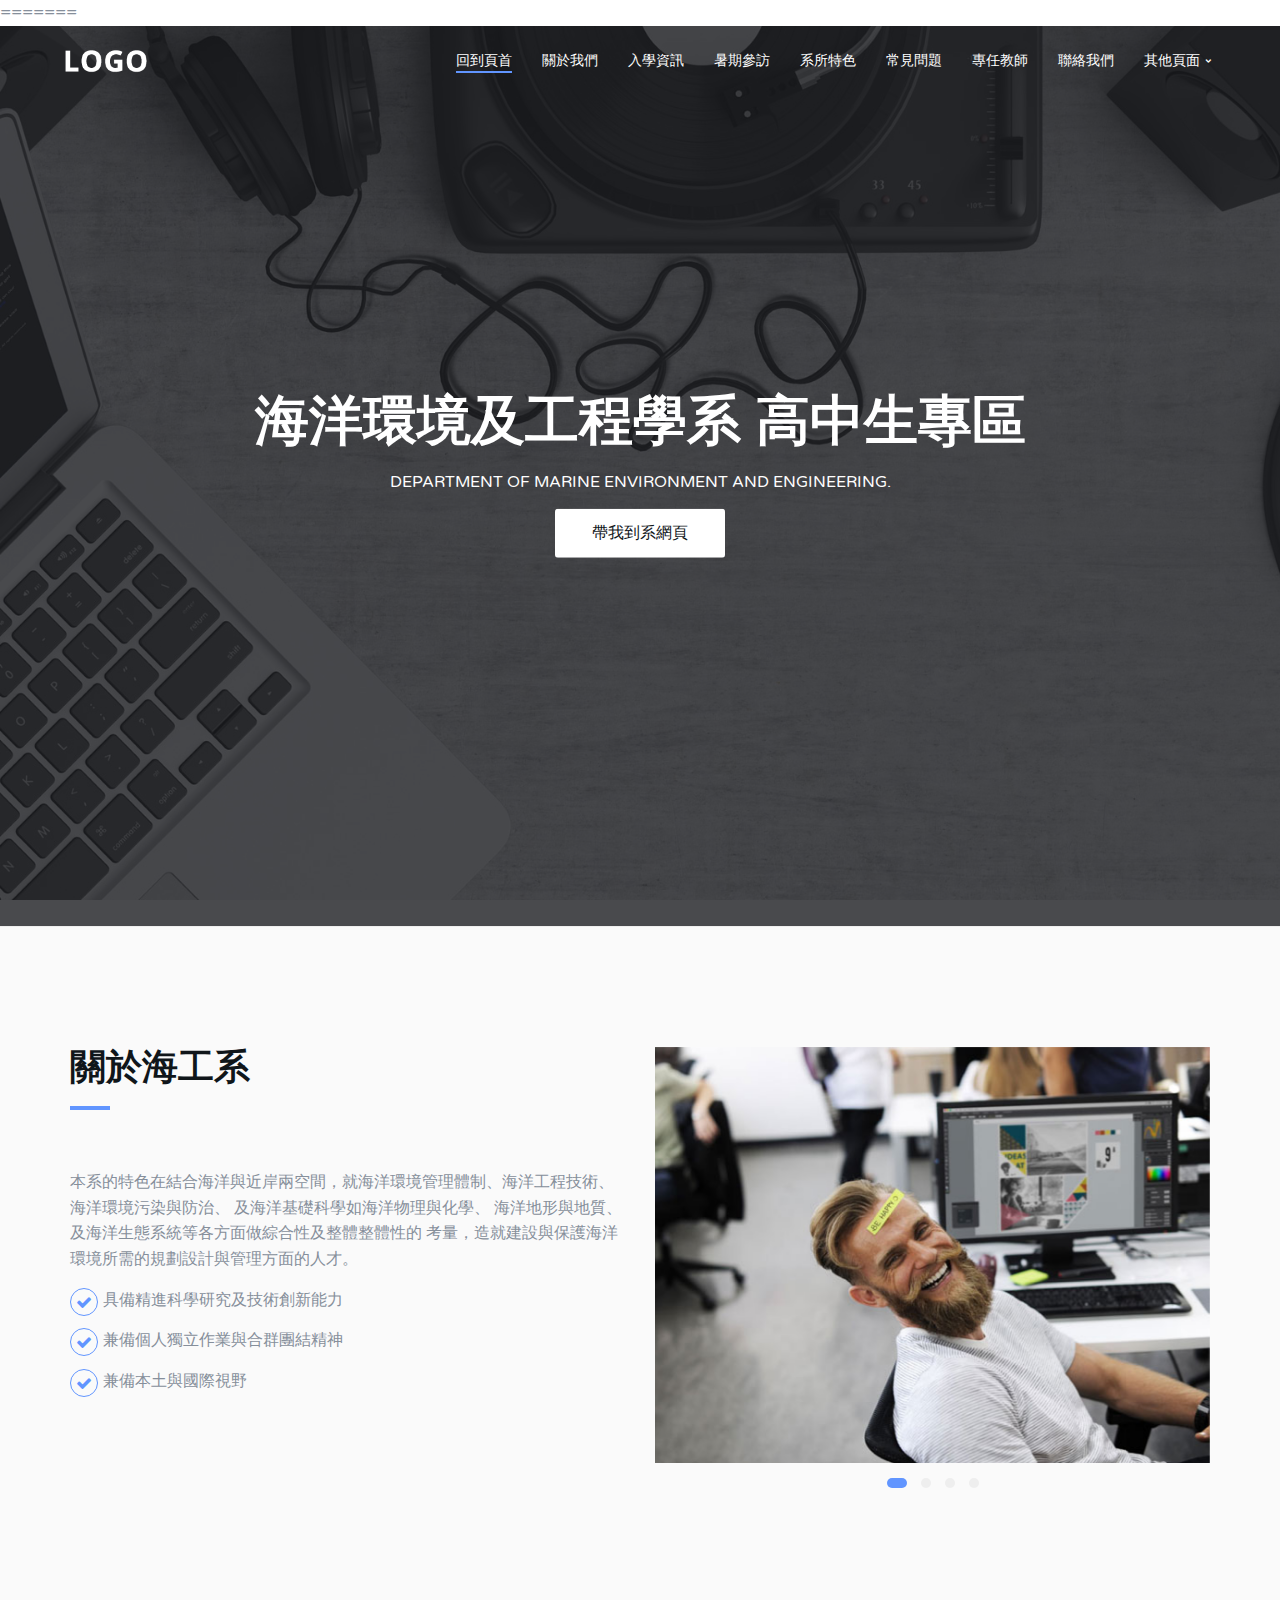
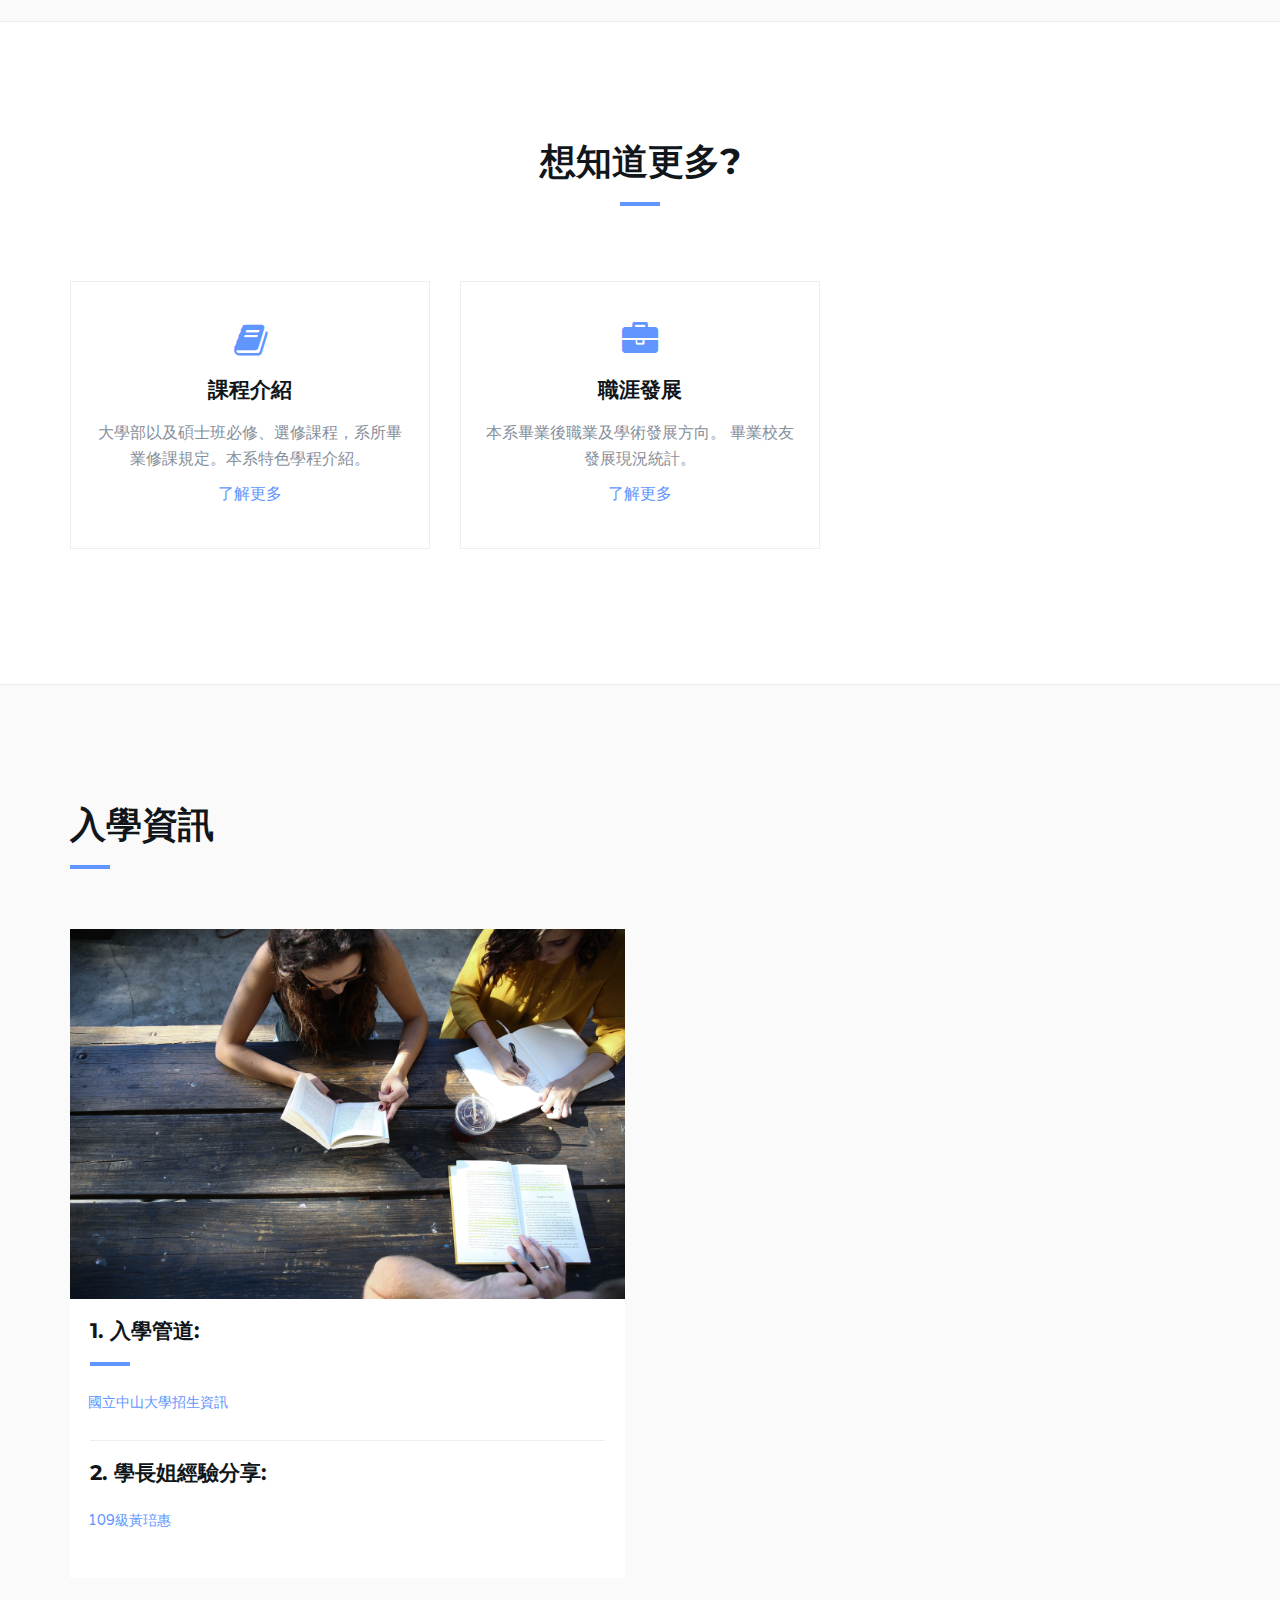
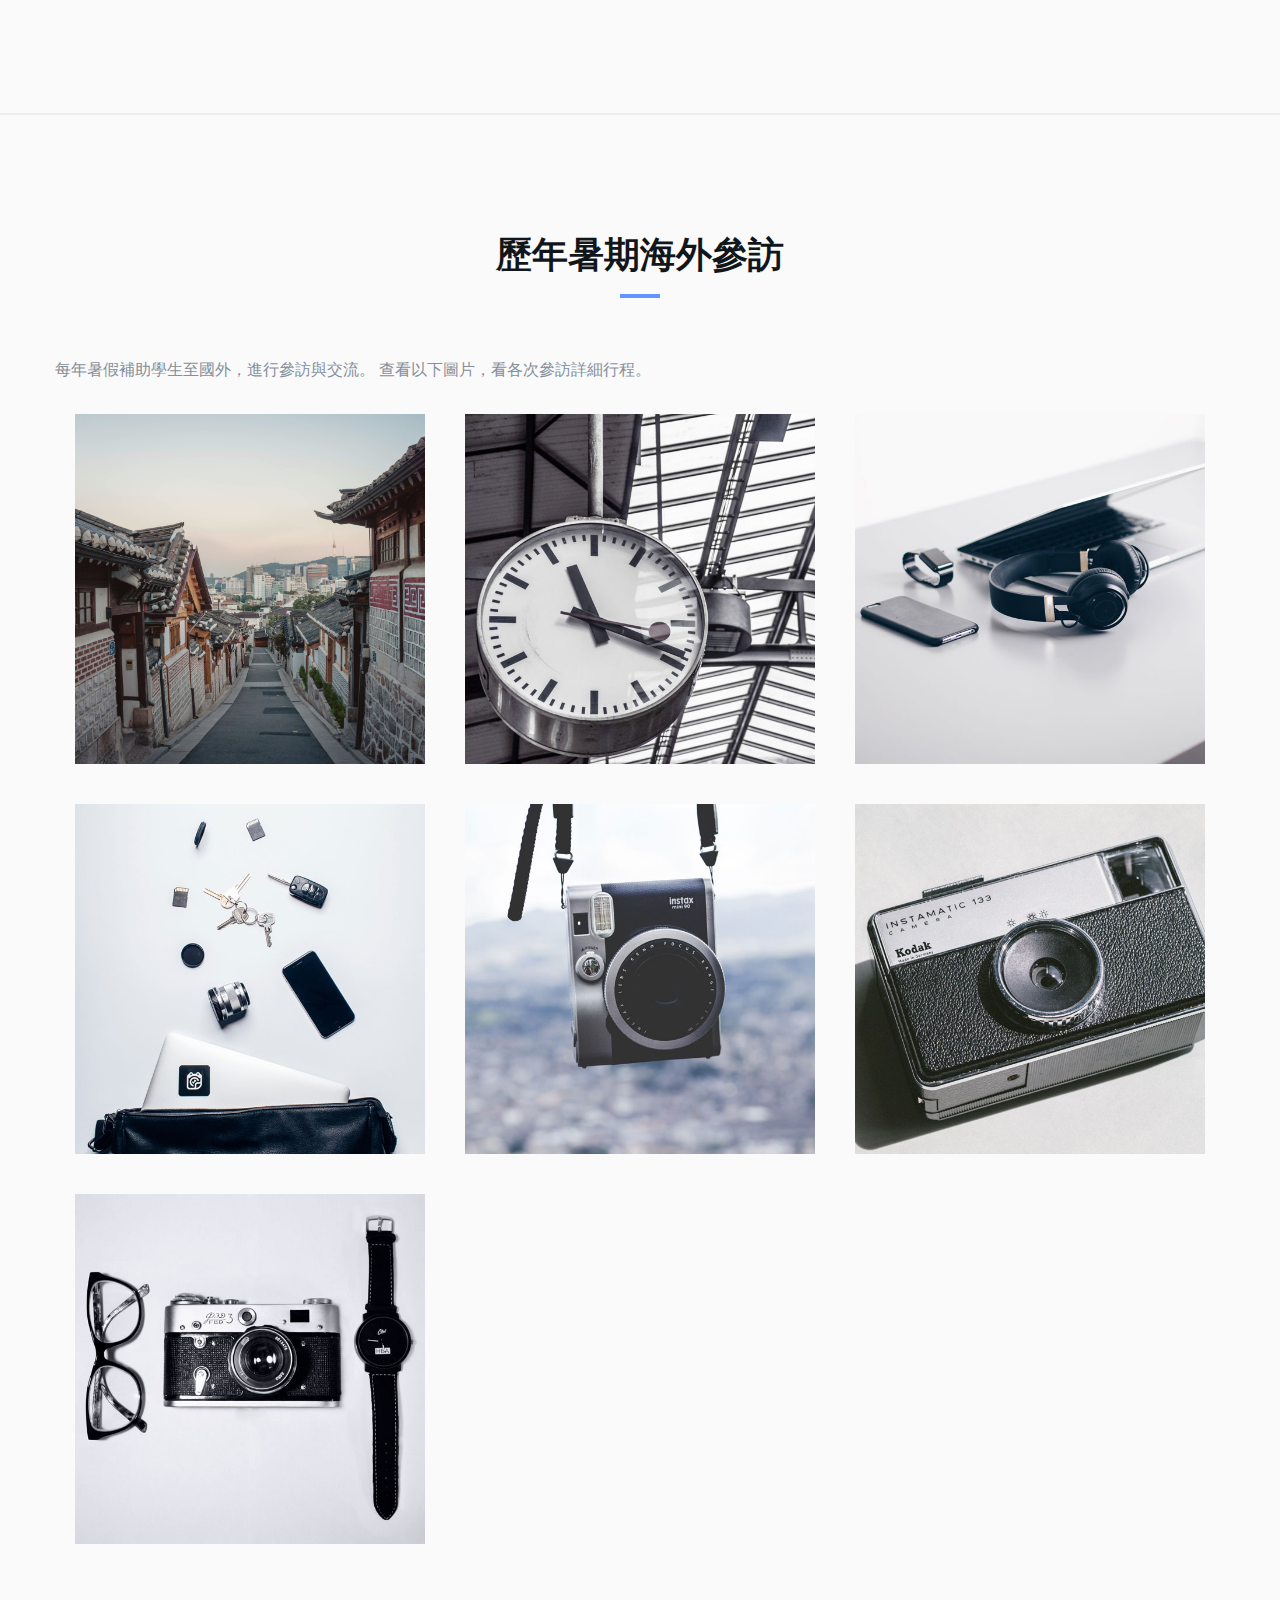
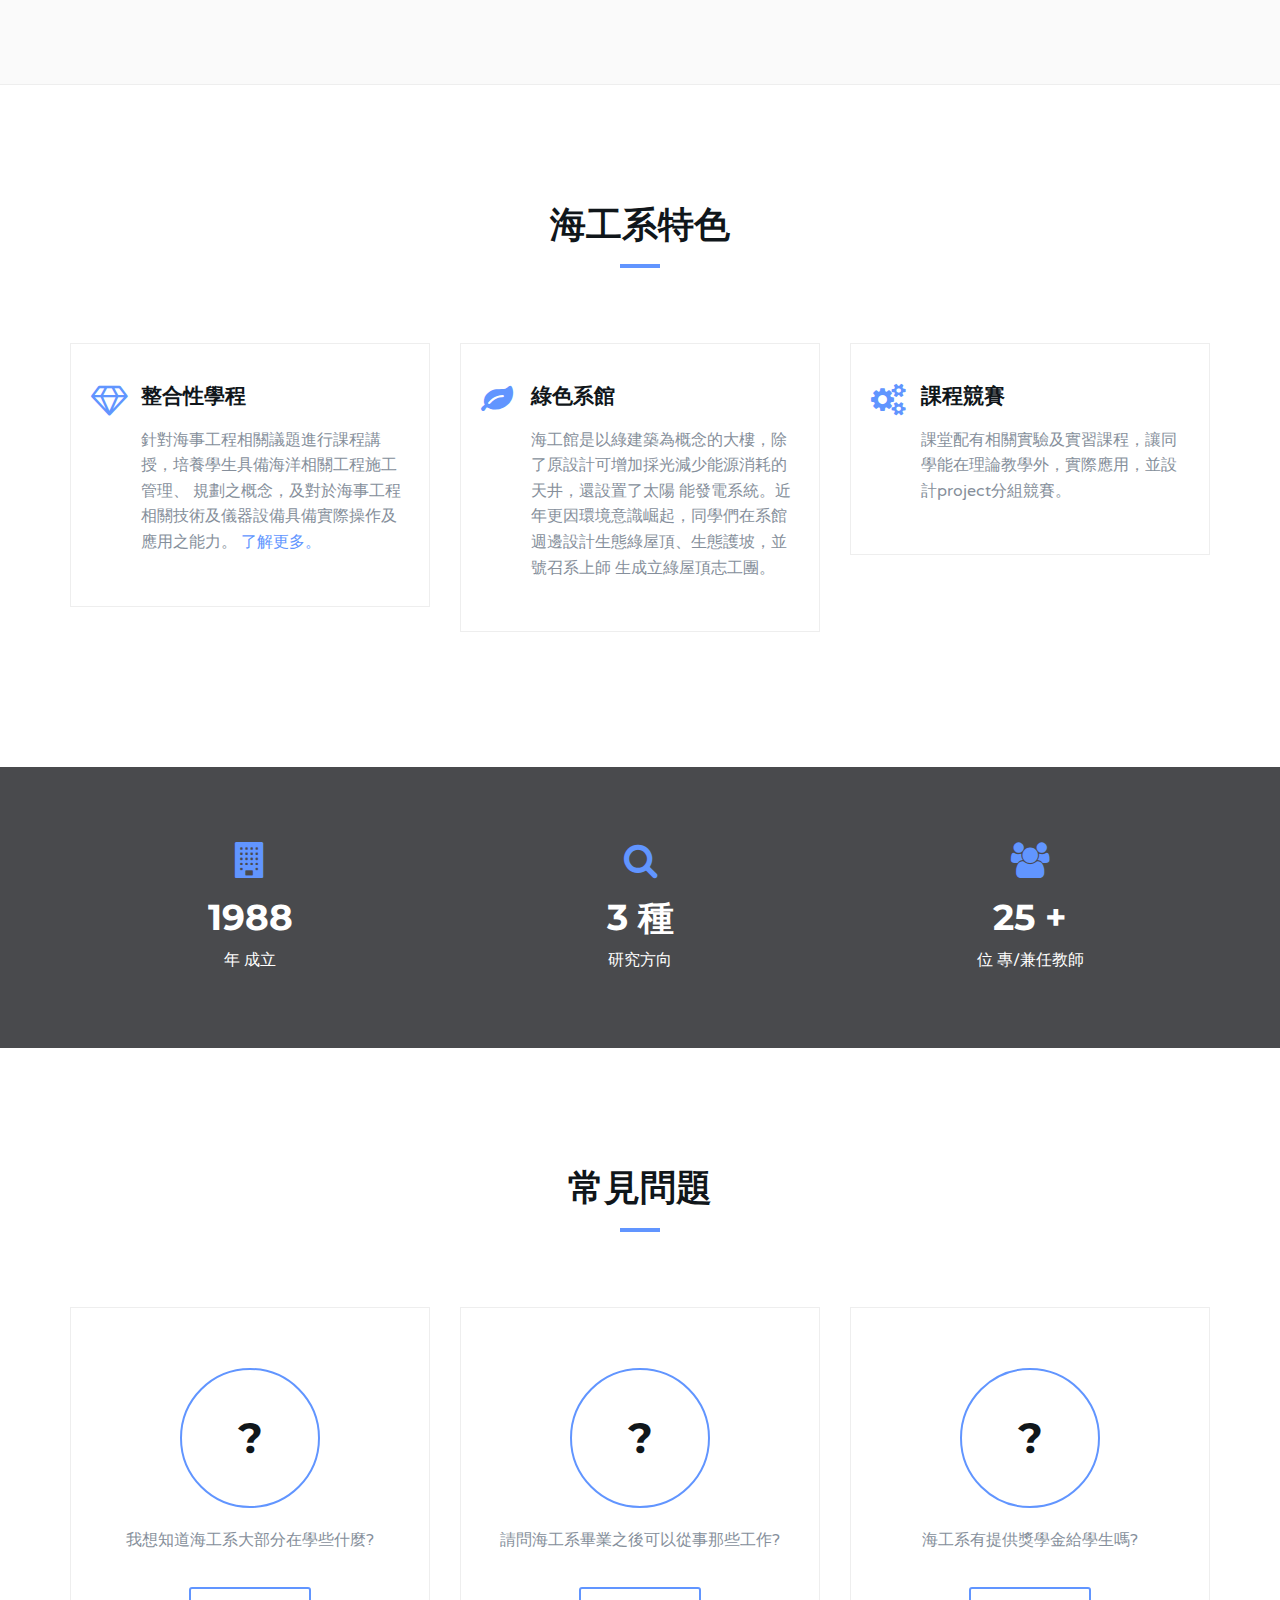
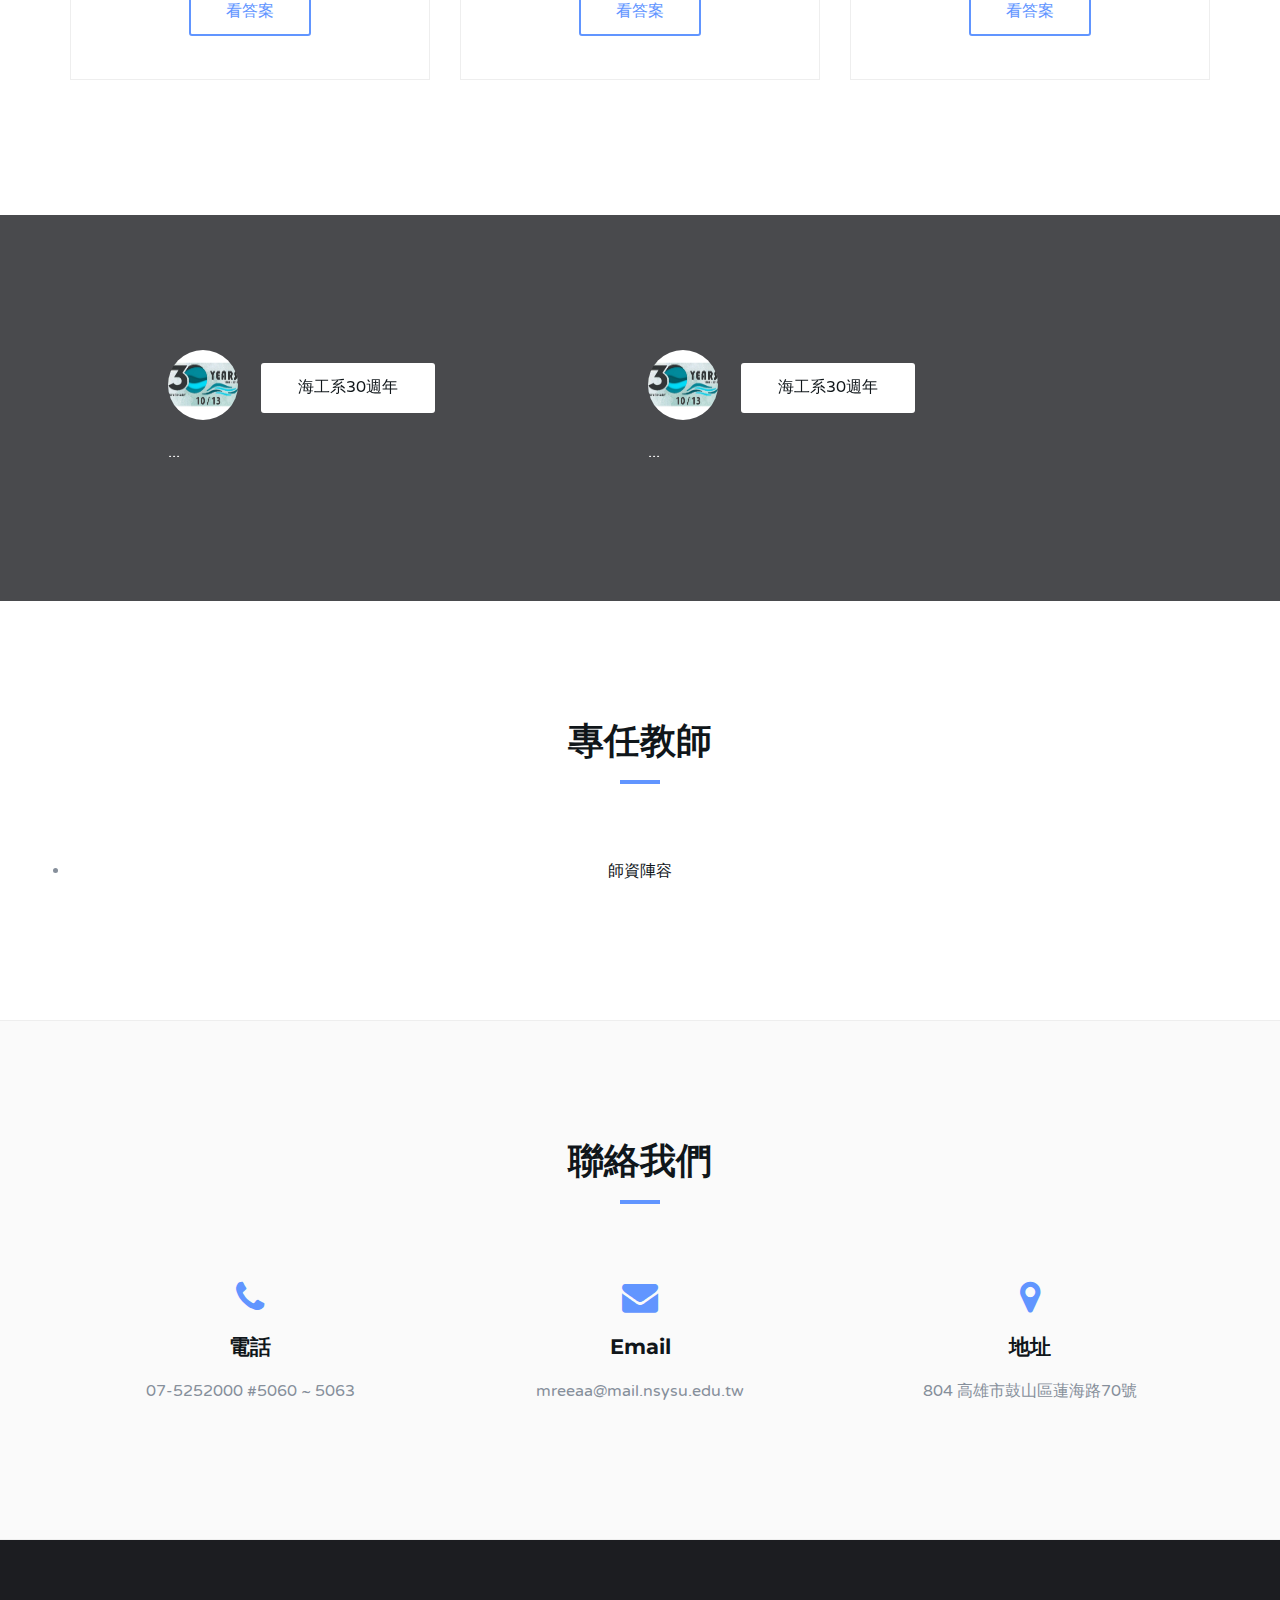
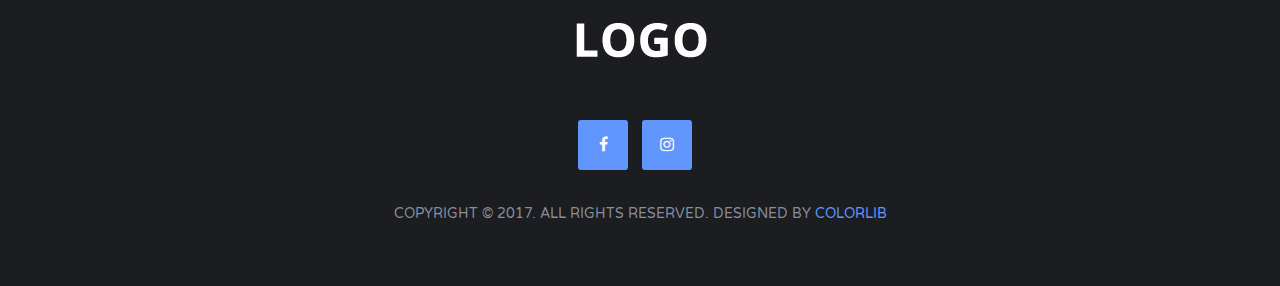
<file: index.html>
<!DOCTYPE html>
<html lang="en">

<head>
	<meta charset="utf-8">
	<meta http-equiv="X-UA-Compatible" content="IE=edge">
	<meta name="viewport" content="width=device-width, initial-scale=1">
	<!-- The above 3 meta tags *must* come first in the head; any other head content must come *after* these tags -->


	<title>海工系高中生專區</title>
=======


	<!-- Google font -->
	<link href="https://fonts.googleapis.com/css?family=Montserrat:400,700%7CVarela+Round" rel="stylesheet">

	<!-- Bootstrap -->
	<link type="text/css" rel="stylesheet" href="css/bootstrap.min.css" />

	<!-- Owl Carousel -->
	<link type="text/css" rel="stylesheet" href="css/owl.carousel.css" />
	<link type="text/css" rel="stylesheet" href="css/owl.theme.default.css" />

	<!-- Magnific Popup -->
	<link type="text/css" rel="stylesheet" href="css/magnific-popup.css" />

	<!-- Font Awesome Icon -->
	<link rel="stylesheet" href="css/font-awesome.min.css">

	<!-- Custom stlylesheet -->
	<link type="text/css" rel="stylesheet" href="css/style.css" />
	<link rel="stylesheet" type="text/css" href="css/isotope.css" media="screen">
	<!-- HTML5 shim and Respond.js for IE8 support of HTML5 elements and media queries -->
	<!-- WARNING: Respond.js doesn't work if you view the page via file:// -->
	<!--[if lt IE 9]>
		<script src="https://oss.maxcdn.com/html5shiv/3.7.3/html5shiv.min.js"></script>
		<script src="https://oss.maxcdn.com/respond/1.4.2/respond.min.js"></script>
	<![endif]-->
</head>

<body>
	
	<!-- Header -->
	<header id="home">
		<!-- Background Image -->
		<div class="bg-img" style="background-image: url('./img/background1.jpg');">
			<div class="overlay"></div>
		</div>
		<!-- /Background Image -->

		<!-- Nav -->
		<nav id="nav" class="navbar nav-transparent">
			<div class="container">

				<div class="navbar-header">
					<!-- Logo -->
					<div class="navbar-brand">
						<a href="index.html">
							<img class="logo" src="img/logo.png" alt="logo">
							<img class="logo-alt" src="img/logo-alt.png" alt="logo">
						</a>
					</div>
					<!-- /Logo -->

					<!-- Collapse nav button -->
					<div class="nav-collapse">
						<span></span>
					</div>
					<!-- /Collapse nav button -->
				</div>

				<!--  Main navigation  -->
				<ul class="main-nav nav navbar-nav navbar-right">
					<li>
						<a href="#home">回到頁首</a>
					</li>
					<li>
						<a href="#about">關於我們</a>
					</li>
					<li>
						<a href="#enroll">入學資訊</a>
					</li>
					<li>
						<a href="#summercamp">暑期參訪</a>
					</li>
					<li>
						<a href="#feature">系所特色</a>
					</li>
					<li>
						<a href="#QA">常見問題</a>
					</li>
					<li>
						<a href="#team">專任教師</a>
					</li>
					<li>
						<a href="#contact">聯絡我們</a>
					</li>
					<li class="has-dropdown">
						<a>其他頁面</a>
						<ul class="dropdown">
							<li>
								<a href="course.html">課程資訊</a>
							</li>
							<li>
								<a href="career.html">職涯發展</a>
							</li>
						</ul>
					</li>
					<!-- <li class="has-dropdown"><a href="#blog">Blog</a>
						<ul class="dropdown">
							<li><a href="blog-single.html">blog post</a></li>
						</ul>
					</li> -->
				</ul>
				<!-- /Main navigation -->

			</div>
		</nav>
		<!-- /Nav -->

		<!-- home wrapper -->
		<div class="home-wrapper">
			<div class="container">
				<div class="row">

					<!-- home content -->
					<div class="col-md-10 col-md-offset-1">
						<div class="home-content">
							<h1 class="white-text">海洋環境及工程學系 高中生專區</h1>
							<p class="white-text">DEPARTMENT OF MARINE ENVIRONMENT AND ENGINEERING.
							</p>
							<a href="http://rpb96.nsysu.edu.tw/?Lang=zh-tw" class="white-btn" role="button" aria-pressed="true">帶我到系網頁</a>
						</div>
					</div>
					<!-- /home content -->

				</div>
			</div>
		</div>
		<!-- /home wrapper -->

	</header>
	<!-- /Header -->


	<!-- Why Choose Us -->
	<div id="about" class="section md-padding bg-grey">

		<!-- Container -->
		<div class="container">

			<!-- Row -->
			<div class="row">

				<!-- why choose us content -->
				<div class="col-md-6">
					<div class="section-header">
						<h2 class="title">關於海工系</h2>
					</div>
					<p>本系的特色在結合海洋與近岸兩空間，就海洋環境管理體制、海洋工程技術、海洋環境污染與防治、 及海洋基礎科學如海洋物理與化學、 海洋地形與地質、及海洋生態系統等各方面做綜合性及整體整體性的 考量，造就建設與保護海洋環境所需的規劃設計與管理方面的人才。
					</p>
					<div class="feature">
						<i class="fa fa-check"></i>
						<p>具備精進科學研究及技術創新能力</p>
					</div>
					<div class="feature">
						<i class="fa fa-check"></i>
						<p>兼備個人獨立作業與合群團結精神</p>
					</div>
					<div class="feature">
						<i class="fa fa-check"></i>
						<p>兼備本土與國際視野</p>
					</div>

				</div>
				<!-- /why choose us content -->

				<!-- About slider -->
				<div class="col-md-6">
					<div id="about-slider" class="owl-carousel owl-theme">
						<img class="img-responsive" src="./img/about1.jpg" alt="">
						<img class="img-responsive" src="./img/about2.jpg" alt="">
						<img class="img-responsive" src="./img/about3.jpg" alt="">
						<img class="img-responsive" src="./img/about4.jpg" alt="">
					</div>
				</div>
				<!-- /About slider -->

			</div>
			<!-- /Row -->

		</div>
		<!-- /Container -->

	</div>
	<!-- /Why Choose Us -->


	<!-- About -->
	<div class="section md-padding">

		<!-- Container -->
		<div class="container">

			<!-- Row -->
			<div class="row">

				<!-- Section header -->
				<div class="section-header text-center">
					<h2 class="title">想知道更多?</h2>
				</div>
				<!-- /Section header -->



				<!-- about -->
				<div class="col-md-4">
					<div class="about">
						<i class="fa fa-book"></i>
						<h3>課程介紹</h3>
						<p>大學部以及碩士班必修、選修課程，系所畢業修課規定。本系特色學程介紹。</p>
						<a href="course.html">了解更多</a>
					</div>
				</div>
				<!-- /about -->

				<!-- about -->
				<div class="col-md-4">
					<div class="about">
						<i class="fa fa-briefcase"></i>
						<h3>職涯發展</h3>
						<p>本系畢業後職業及學術發展方向。 畢業校友發展現況統計。</p>
						<a href="career.html">了解更多</a>
					</div>
				</div>
				<!-- /about -->

			</div>
			<!-- /Row -->

		</div>
		<!-- /Container -->

	</div>
	<!-- /About -->


<!-- enroll -->
<div id="enroll" class="section md-padding bg-grey">

	<!-- Container -->
	<div class="container">

		<!-- Row -->
		<div class="row">

			<!-- enroll -->
			<div class="col-md-6">
				<div class="section-header">
					<h2 class="title">入學資訊</h2>
				</div>
				<div class="blog">
					<div class="blog-img">
						<img class="img-responsive" src="./img/enroll.jpg" alt="">
					</div>
						<div class="blog-content">
						<div class="hline"></div>
						<h3 class="title">1. 入學管道:</h3>
						<div class="row">
							<a href="https://exam-oaa.nsysu.edu.tw/?fbclid=IwAR1AnveBHzEeFjvC8sxy1Dv4b9UwCQwv4c3Ab6-9x2Y9Shh_Q4lji5wGauM" class="btn btn-theme">國立中山大學招生資訊</a>
						</div>
						<div class="spacing"></div>
						<hr>
							<h3>2. 學長姐經驗分享:</h3>
						<div class="row">
							<a href="https://ioh.tw/talks/%E4%B8%AD%E5%B1%B1%E6%B5%B7%E5%B7%A5%E7%B3%BB-%E9%BB%83%E7%90%A3%E6%83%A0-tw-study-nsysu-bde-my?fbclid=IwAR3xyvaPMeWDXQIvvdUQ2hxeJirK_imYEF_lF6j-_3xdgfnF7xiHWuPyDw4" class="btn btn-theme">109級黃琣惠</a>
						</div>
						<div class="spacing"></div>					

					</div>

				</div>
				
				</div>
			<!-- /enroll -->



		</div>
		<!-- /Row -->

	</div>
	<!-- /Container -->

</div>
<!-- /enroll -->


	<!-- Portfolio -->
	<div id="summercamp" class="section md-padding bg-grey">

		<!-- Container -->
		<div class="container">

			<!-- Row -->
			<div class="row">

				<!-- Section header -->
				<div class="section-header text-center">
					<h2 class="title">歷年暑期海外參訪</h2>
				</div>
				<!-- /Section header -->

				<p>每年暑假補助學生至國外，進行參訪與交流。 查看以下圖片，看各次參訪詳細行程。</p>

				<!-- Work -->
				<div class="col-md-4 col-xs-6 work">
					<img class="img-responsive" src="./img/work7.jpg" alt="">
					<div class="overlay"></div>
					<div class="work-content">
						<span>2018</span>
						<h3>韓國</h3>
						<div class="work-link">
							<a href="http://rpb96.nsysu.edu.tw/p/406-1261-191266,r1508.php?Lang=zh-tw">
								<i class="fa fa-external-link"></i>
							</a>
							<a class="lightbox" href="./img/work7.jpg">
								<i class="fa fa-search"></i>
							</a>
						</div>
					</div>
				</div>
				<!-- /Work -->

				<!-- Work -->
				<div class="col-md-4 col-xs-6 work">
					<img class="img-responsive" src="./img/work1.jpg" alt="">
					<div class="overlay"></div>
					<div class="work-content">
						<span>2016</span>
						<h3>泰國、新加坡</h3>
						<div class="work-link">
							<a href="http://rpb96.nsysu.edu.tw/p/406-1261-159859,r1508.php?Lang=zh-tw">
								<i class="fa fa-external-link"></i>
							</a>
							<a class="lightbox" href="./img/work1.jpg">
								<i class="fa fa-search"></i>
							</a>
						</div>
					</div>
				</div>
				<!-- /Work -->

				<!-- Work -->
				<div class="col-md-4 col-xs-6 work">
					<img class="img-responsive" src="./img/work2.jpg" alt="">
					<div class="overlay"></div>
					<div class="work-content">
						<span>2014</span>
						<h3>美國</h3>
						<div class="work-link">
							<a href="http://rpb96.nsysu.edu.tw/p/406-1261-103734,r1508.php?Lang=zh-tw">
								<i class="fa fa-external-link"></i>
							</a>
							<a class="lightbox" href="./img/work2.jpg">
								<i class="fa fa-search"></i>
							</a>
						</div>
					</div>
				</div>
				<!-- /Work -->

				<!-- Work -->
				<div class="col-md-4 col-xs-6 work">
					<img class="img-responsive" src="./img/work3.jpg" alt="">
					<div class="overlay"></div>
					<div class="work-content">
						<span>2013</span>
						<h3>荷蘭、比利時、法國</h3>
						<div class="work-link">
							<a href="http://rpb96.nsysu.edu.tw/p/406-1261-86773,r1508.php?Lang=zh-tw">
								<i class="fa fa-external-link"></i>
							</a>
							<a class="lightbox" href="./img/work3.jpg">
								<i class="fa fa-search"></i>
							</a>
						</div>
					</div>
				</div>
				<!-- /Work -->

				<!-- Work -->
				<div class="col-md-4 col-xs-6 work">
					<img class="img-responsive" src="./img/work4.jpg" alt="">
					<div class="overlay"></div>
					<div class="work-content">
						<span>2012</span>
						<h3>澳洲</h3>
						<div class="work-link">
							<a href="http://rpb96.nsysu.edu.tw/p/406-1261-63168,r1508.php?Lang=zh-tw">
								<i class="fa fa-external-link"></i>
							</a>
							<a class="lightbox" href="./img/work4.jpg">
								<i class="fa fa-search"></i>
							</a>
						</div>
					</div>
				</div>
				<!-- /Work -->

				<!-- Work -->
				<div class="col-md-4 col-xs-6 work">
					<img class="img-responsive" src="./img/work5.jpg" alt="">
					<div class="overlay"></div>
					<div class="work-content">
						<span>2011</span>
						<h3>荷蘭、比利時</h3>
						<div class="work-link">
							<a href="http://rpb96.nsysu.edu.tw/p/406-1261-43727,r1508.php?Lang=zh-tw">
								<i class="fa fa-external-link"></i>
							</a>
							<a class="lightbox" href="./img/work5.jpg">
								<i class="fa fa-search"></i>
							</a>
						</div>
					</div>
				</div>
				<!-- /Work -->

				<!-- Work -->
				<div class="col-md-4 col-xs-6 work">
					<img class="img-responsive" src="./img/work6.jpg" alt="">
					<div class="overlay"></div>
					<div class="work-content">
						<span>2010</span>
						<h3>日本</h3>
						<div class="work-link">
							<a href="http://rpb96.nsysu.edu.tw/p/406-1261-18198,r1508.php?Lang=zh-tw">
								<i class="fa fa-external-link"></i>
							</a>
							<a class="lightbox" href="./img/work6.jpg">
								<i class="fa fa-search"></i>
							</a>
						</div>
					</div>
				</div>
				<!-- /Work -->

			</div>
			<!-- /Row -->

		</div>
		<!-- /Container -->

	</div>
	<!-- /Portfolio -->

	<!-- Service -->
	<div id="feature" class="section md-padding">

		<!-- Container -->
		<div class="container">

			<!-- Row -->
			<div class="row">

				<!-- Section header -->
				<div class="section-header text-center">
					<h2 class="title">海工系特色</h2>
				</div>
				<!-- /Section header -->

				<!-- service -->
				<div class="col-md-4 col-sm-6">
					<div class="service">
						<i class="fa fa-diamond"></i>
						<h3>整合性學程</h3>
						<p>針對海事工程相關議題進行課程講授，培養學生具備海洋相關工程施工管理、 規劃之概念，及對於海事工程相關技術及儀器設備具備實際操作及應用之能力。 
						<a href="https://marinecourse.updog.co/index.html">了解更多。</a>
						</p>
					</div>
				</div>
				<!-- /service -->

				<!-- service -->
				<div class="col-md-4 col-sm-6">
					<div class="service">
						<i class="fa fa-leaf"></i>
						<h3>綠色系館</h3>
						<p>海工館是以綠建築為概念的大樓，除了原設計可增加採光減少能源消耗的天井，還設置了太陽 能發電系統。近年更因環境意識崛起，同學們在系館週邊設計生態綠屋頂、生態護坡，並號召系上師 生成立綠屋頂志工團。
						</p>
					</div>
				</div>
				<!-- /service -->

				<!-- service -->
				<div class="col-md-4 col-sm-6">
					<div class="service">
						<i class="fa fa-cogs"></i>
						<h3>課程競賽</h3>
						<p>課堂配有相關實驗及實習課程，讓同學能在理論教學外，實際應用，並設計project分組競賽。</p>
					</div>
				</div>
				<!-- /service -->

				<!-- service -->
				<!-- <div class="col-md-4 col-sm-6">
					<div class="service">
						<i class="fa fa-diamond"></i>
						<h3>Marketing</h3>
						<p>Maecenas tempus tellus eget condimentum rhoncus sem quam semper libero.</p>
					</div>
				</div> -->
				<!-- /service -->

				<!-- service -->
				<!-- <div class="col-md-4 col-sm-6">
					<div class="service">
						<i class="fa fa-pencil"></i>
						<h3>Awesome Support</h3>
						<p>Maecenas tempus tellus eget condimentum rhoncus sem quam semper libero.</p>
					</div>
				</div> -->
				<!-- /service -->

				<!-- service -->
				<!-- <div class="col-md-4 col-sm-6">
					<div class="service">
						<i class="fa fa-flask"></i>
						<h3>Brand Design</h3>
						<p>Maecenas tempus tellus eget condimentum rhoncus sem quam semper libero.</p>
					</div>
				</div> -->
				<!-- /service -->

			</div>
			<!-- /Row -->

		</div>
		<!-- /Container -->

	</div>
	<!-- /Service -->


	<!-- Numbers -->
	<div id="QA" class="section sm-padding">

		<!-- Background Image -->
		<div class="bg-img" style="background-image: url('./img/background2.jpg');">
			<div class="overlay"></div>
		</div>
		<!-- /Background Image -->
		
		<!-- Container -->
		<div class="container">

			<!-- Row -->
			<div class="row">

				<!-- number -->
				<div class="col-sm-4 col-xs-6">
					<div class="number">
						<i class="fa fa-building"></i>
						<h3 class="white-text">
							<span class="counter">1988</span>
						</h3>
						<span class="white-text">年  成立</span>
					</div>
				</div>
				<!-- /number -->

				<!-- number -->
				<div class="col-sm-4 col-xs-6">
					<div class="number">
						<i class="fa fa-search"></i>
						<h3 class="white-text">
							<a href="http://maev.nsysu.edu.tw/p/412-1261-134.php?Lang=zh-tw" class="white-text">3 種</a>
						</h3>
						<a href="http://maev.nsysu.edu.tw/p/412-1261-134.php?Lang=zh-tw" class="white-text">研究方向</a>
					</div>
				</div>
				<!-- /number -->

				<!-- number -->
				<div class="col-sm-4 col-xs-6">
					<div class="number">
						<i class="fa fa-users"></i>
						<h3 class="white-text">
							<a href="http://maev.nsysu.edu.tw/p/403-1261-3656.php?Lang=zh-tw" class="white-text">25 +</a>
						</h3>
						<a href="http://maev.nsysu.edu.tw/p/403-1261-3656.php?Lang=zh-tw" class="white-text">位  專/兼任教師</a>
					</div>
				</div>
				<!-- /number -->

			</div>
			<!-- /Row -->

		</div>
		<!-- /Container -->

	</div>
	<!-- /Numbers -->

	<!-- 發課程介紹模態框 -->
	<div class="modal fade" id="myModal1" tabindex="-1" role="dialog" aria-labelledby="myModalLabel" aria-hidden="true">
		<div class="modal-dialog">
			<div class="modal-content">
				<div class="modal-header">
					<button type="button" class="close" data-dismiss="modal" aria-hidden="true">
						&times;
					</button>
					<h4 class="modal-title" id="myModalLabel">
						我想問一下 海工系大部分在學些什麼?
					</h4>
				</div>
				<div class="modal-body">
					<p>海工系的全名是海洋環境及工程學系，基本上教學內容涵蓋的領域相當廣，主要大致可以分成幾類:</p>
					<hr/>


					<p>
						<b>第一類</b> 是土木、水利、以及海洋工程方面的課程</br>

						<b>第二類</b> 是跟環境工程比較相關的課程</br>

						<b>第三類</b> 是數值與測量方面的課程</p>
				</div>
				<div class="modal-footer">
					<button type="button" class="btn btn-primary" data-dismiss="modal">
						關閉
					</button>
				</div>
			</div>
		</div>
	</div>
	<!-- 發課程介紹模態框 end -->
	<!-- 發課程介紹模態框 -->
	<div class="modal fade" id="myModal2" tabindex="-1" role="dialog" aria-labelledby="myModalLabel" aria-hidden="true">
		<div class="modal-dialog">
			<div class="modal-content">
				<div class="modal-header">
					<button type="button" class="close" data-dismiss="modal" aria-hidden="true">
						&times;
					</button>
					<h4 class="modal-title" id="myModalLabel">
						請問海工系畢業之後可以從事那些工作?
					</h4>
				</div>
				<div class="modal-body">
					<p>海工系所學廣泛，範圍從土木、水利、環境到測量規劃都有涉及，畢業後可能的就業工作單位整理如下:</p>
					<hr/>


					<p>
						<b>(一)政府機關:</b>
						港務公司（工程司）</br>
						縣市政府: 水利及下水道局、工務局、都市發展局、環境工程局...</br>
						環保署（環評科）</br>
						水利署（水利規劃實驗師）</br>
						自來水公司（工程處）</p>
					<hr/>

					<p>
						<b>(二)研究機構:</b>
						交通部運輸研究所（港灣技術研究中心）</br>
						財團法人車輛研究測試中心（震動噪音）</br>
						工研院能源與環境研究所</br>
						中研院地球科學研究所</br>
						台灣營建研究院</br>
						國科會（工程處）</p>
					<hr/>

					<p>
						<b>(三)民間企業:</b>
						海洋水下探測公司</br>
						營造業/工程顧問公司</br>
						環境工程顧問公司</br>
						科技公司與製造業</br>
						檢驗科技公司</p>
				</div>
				<div class="modal-footer">
					<button type="button" class="btn btn-primary" data-dismiss="modal">
						關閉
					</button>
				</div>
			</div>
		</div>
	</div>
	<!-- 發課程介紹模態框 end -->
	<!-- 發課程介紹模態框 -->
	<div class="modal fade" id="myModal3" tabindex="-1" role="dialog" aria-labelledby="myModalLabel" aria-hidden="true">
		<div class="modal-dialog">
			<div class="modal-content">
				<div class="modal-header">
					<button type="button" class="close" data-dismiss="modal" aria-hidden="true">
						&times;
					</button>
					<h4 class="modal-title" id="myModalLabel">
						海工系有提供獎學金給學生嗎?
					</h4>
				</div>
				<div class="modal-body">
					<p>海工系提供多樣的獎學金鼓勵同學爭取。除了一般的書卷獎學金(學期成績)，另外有與企業合做的宏華獎學金、宇泰獎學金 等等企業獎助學金。 若是就讀碩士班，系上與學校也提供研究生獎學金。
					</p>

				</div>
				<div class="modal-footer">
					<button type="button" class="btn btn-primary" data-dismiss="modal">
						關閉
					</button>
				</div>
			</div>
		</div>
	</div>
	<!-- 發課程介紹模態框 end -->
	<!-- Pricing -->
	<div id="pricing" class="section md-padding">

		<!-- Container -->
		<div class="container">

			<!-- Row -->
			<div class="row">

				<!-- Section header -->
				<div class="section-header text-center">
					<h2 class="title">常見問題</h2>
				</div>
				<!-- /Section header -->

				<!-- pricing -->
				<div class="col-sm-4">
					<div class="pricing">
						<div class="price-head">
							<span class="price-title"></span>
							<div class="price">
								<h3>?</h3>

							</div>
						</div>
						<ul class="price-content">
							<li>
								<p>我想知道海工系大部分在學些什麼?</p>
							</li>
						</ul>
						<div class="price-btn">
							<button class="outline-btn" data-toggle="modal" data-target="#myModal1">看答案</button>
						</div>
					</div>
				</div>
				<!-- /pricing -->

				<!-- pricing -->
				<div class="col-sm-4">
					<div class="pricing">
						<div class="price-head">
							<span class="price-title"></span>
							<div class="price">
								<h3>?</h3>
							</div>
						</div>
						<ul class="price-content">
							<li>
								<p>請問海工系畢業之後可以從事那些工作?</p>
							</li>
						</ul>
						<div class="price-btn">
							<button class="outline-btn" data-toggle="modal" data-target="#myModal2">看答案</button>
						</div>
					</div>
				</div>
				<!-- /pricing -->

				<!-- pricing -->
				<div class="col-sm-4">
					<div class="pricing">
						<div class="price-head">
							<span class="price-title"></span>
							<div class="price">
								<h3>?</h3>
							</div>
						</div>
						<ul class="price-content">
							<li>
								<p>海工系有提供獎學金給學生嗎?</p>
							</li>
						</ul>
						<div class="price-btn">
							<button class="outline-btn" data-toggle="modal" data-target="#myModal3">看答案</button>
						</div>
					</div>
				</div>
				<!-- /pricing -->

			</div>
			<!-- Row -->

		</div>
		<!-- /Container -->

	</div>
	<!-- /Pricing -->


	<!-- Testimonial -->
	<div id="testimonial" class="section md-padding">

		<!-- Background Image -->
		<div class="bg-img" style="background-image: url('./img/background3.jpg');">
			<div class="overlay"></div>
		</div>
		<!-- /Background Image -->

		<!-- Container -->
		<div class="container">

			<!-- Row -->
			<div class="row">

				<!-- Testimonial slider -->
				<div class="col-md-10 col-md-offset-1">
					<div id="testimonial-slider" class="owl-carousel owl-theme">

						<!-- testimonial -->
						<div class="testimonial">
							<div class="testimonial-meta">
								<img src="./img/perso1.jpg" alt="">
								<a href="http://rpb96.nsysu.edu.tw/p/403-1261-3420.php?Lang=zh-tw" class="white-btn" role="button" aria-pressed="true">海工系30週年</a>
							</div>
							<p class="white-text">...</p>
						</div>
						<!-- /testimonial -->

						<!-- testimonial -->
						<div class="testimonial">
							<div class="testimonial-meta">
								<img src="./img/perso1.jpg" alt="">
								<a href="http://rpb96.nsysu.edu.tw/p/403-1261-3420.php?Lang=zh-tw" class="white-btn" role="button" aria-pressed="true">海工系30週年</a>								
							</div>
							<p class="white-text">...</p>
						</div>
						<!-- /testimonial -->

					</div>
				</div>
				<!-- /Testimonial slider -->

			</div>
			<!-- /Row -->

		</div>
		<!-- /Container -->

	</div>
	<!-- /Testimonial -->

	<!-- Team -->
	<div id="team" class="section md-padding">

			<div class="home-wrapper">
					<div class="container">
						<div class="row">
							<div class="section-header text-center">
								<h2 class="title">專任教師</h2>
							</div>
							<!-- home content -->

							<div class="col-md-12 text-center">
								<div class="home-content">
									<li>
									<a href="https://maev.nsysu.edu.tw/p/404-1261-223201.php?Lang=zh-tw#cmb_132_0" class="white-btn" role="button" aria-pressed="true">師資陣容</a>
									</li>
								</div>
							</div>
							<!-- /home content -->
		
						</div>
					</div>
				</div>


		<!-- Container 
		<div class="container">-->

			<!-- Row 
			<div class="row">-->

				<!-- Section header 
				<div class="section-header text-center">
					<h2 class="title">專任教師</h2>
				</div>-->
				<!-- /Section header 

				<nav id="filter" class="col-md-12 text-center">
					<li>
						<a href="https://maev.nsysu.edu.tw/p/404-1261-223201.php?Lang=zh-tw#cmb_132_0" class="white-btn" role="button" aria-pressed="false">甲組244 （海洋及海岸工程）</a>
					</li>
					<li>
						<a href="https://maev.nsysu.edu.tw/p/404-1261-223201.php?Lang=zh-tw#cmb_132_1" class="white-btn" role="button" aria-pressed="false">乙組 （海洋環境保育）</a>
					</li>
					<li>
						<a href="https://maev.nsysu.edu.tw/p/404-1261-223201.php?Lang=zh-tw#cmb_132_2" class="white-btn" role="button" aria-pressed="false">丙組 （海洋環境規劃管理及資訊）</a>
					</li>
				</nav>

				<div class="col-md-12">
					<div class="row">
						<div class="portfolio-items isotopeWrapper clearfix" id="3">-->
							<!--
							<article class="col-md-3 isotopeItem engineering">
								<div class="portfolio-item">
									<div class="team">
										<div class="team-img">
											<img class="img-responsive" src="./img/team1.jpg" alt="">
											<div class="overlay">
												<div class="team-social">
													<a href="http://rpb96.nsysu.edu.tw/p/404-1261-15753.php?Lang=zh-tw" title="連結至系網頁教師介紹">
														<i class="fa fa-chain"></i>
													</a>
												</div>
											</div>
										</div>
										<div class="team-content">
											<h3>李忠潘</h3>
											<span>教授</span>
											<p>專長：波浪力學、海洋工程、海洋物理、海岸變遷</p>
										</div>
									</div>
								</div>
							</article>

							<article class="col-md-3 isotopeItem engineering">
								<div class="portfolio-item">
									<div class="team">
										<div class="team-img">
											<img class="img-responsive" src="./img/team2.jpg" alt="">
											<div class="overlay">
												<div class="team-social">
													<a href="http://rpb96.nsysu.edu.tw/p/404-1261-15751.php?Lang=zh-tw" title="連結至系網頁教師介紹">
														<i class="fa fa-chain"></i>
													</a>
												</div>
											</div>
										</div>
										<div class="team-content">
											<h3>陳陽益</h3>
											<span>特聘教授</span>
											<p>專長：波浪理論、流體力學、海洋流體力學、海岸工程</p>
										</div>
									</div>
								</div>
							</article>

							<article class="col-md-3 isotopeItem engineering">
								<div class="portfolio-item">
									<div class="team">
										<div class="team-img">
											<img class="img-responsive" src="./img/team3.jpg" alt="">
											<div class="overlay">
												<div class="team-social">
													<a href="http://rpb96.nsysu.edu.tw/p/404-1261-15754.php?Lang=zh-tw" title="連結至系網頁教師介紹">
														<i class="fa fa-chain"></i>
													</a>
												</div>
											</div>
										</div>
										<div class="team-content">
											<h3>陳邦富</h3>
											<span>教授</span>
											<p>專長：海洋(岸)結構、計算流體動力學、水資源工程</p>
										</div>
									</div>
								</div>
							</article>

							<article class="col-md-3 isotopeItem engineering">
								<div class="portfolio-item">
									<div class="team">
										<div class="team-img">
											<img class="img-responsive" src="./img/team4.jpg" alt="">
											<div class="overlay">
												<div class="team-social">
													<a href="http://rpb96.nsysu.edu.tw/p/404-1261-15700.php?Lang=zh-tw" title="連結至系網頁教師介紹">
														<i class="fa fa-chain"></i>
													</a>
												</div>
											</div>
										</div>
										<div class="team-content">
											<h3>李賢華</h3>
											<span>教授</span>
											<p>專長：海洋結構、海洋工程材料、地震工程、結構動力學</p>
										</div>
									</div>
								</div>
							</article>


							<article class="col-md-3 isotopeItem engineering">
								<div class="portfolio-item">
									<div class="team">
										<div class="team-img">
											<img class="img-responsive" src="./img/team5.jpg" alt="">
											<div class="overlay">
												<div class="team-social">
													<a href="http://rpb96.nsysu.edu.tw/p/404-1261-15703.php?Lang=zh-tw" title="連結至系網頁教師介紹">
														<i class="fa fa-chain"></i>
													</a>
												</div>
											</div>
										</div>
										<div class="team-content">
											<h3>田文敏</h3>
											<span>副教授</span>
											<p>專長：海洋大地工程、海洋結構基礎設計、海洋地質</p>
										</div>
									</div>
								</div>
							</article>

							<article class="col-md-3 isotopeItem engineering">
								<div class="portfolio-item">
									<div class="team">
										<div class="team-img">
											<img class="img-responsive" src="./img/team6.jpg" alt="">
											<div class="overlay">
												<div class="team-social">
													<a href="http://rpb96.nsysu.edu.tw/p/404-1261-72672.php?Lang=zh-tw" title="連結至系網頁教師介紹">
														<i class="fa fa-chain"></i>
													</a>
												</div>
											</div>
										</div>
										<div class="team-content">
											<h3>曾以帆</h3>
											<span>助理教授</span>
											<p>專長：海岸開發與保護、海洋環境監測分析、海岸水動力模擬、水工模型試驗</p>
										</div>
									</div>
								</div>
							</article>

							<article class="col-md-3 isotopeItem engineering">
								<div class="portfolio-item">
									<div class="team">
										<div class="team-img">
											<img class="img-responsive" src="./img/team7.jpg" alt="">
											<div class="overlay">
												<div class="team-social">
													<a href="http://rpb96.nsysu.edu.tw/p/404-1261-146106.php?Lang=zh-tw" title="連結至系網頁教師介紹">
														<i class="fa fa-chain"></i>
													</a>
												</div>
											</div>
										</div>
										<div class="team-content">
											<h3>葉博弘</h3>
											<span>助理教授</span>
											<p>專長：海洋工程; 海事工程; 浚渫工程; 流體力學; 渠道水力學; 水利工程學; 水工模型試驗</p>
										</div>
									</div>
								</div>
							</article>

							<article class="col-md-3 isotopeItem engineering">
								<div class="portfolio-item">
									<div class="team">
										<div class="team-img">
											<img class="img-responsive" src="./img/team8.jpg" alt="">
											<div class="overlay">
												<div class="team-social">
													<a href="http://rpb96.nsysu.edu.tw/p/404-1261-163407.php?Lang=zh-tw" title="連結至系網頁教師介紹">
														<i class="fa fa-chain"></i>
													</a>
												</div>
											</div>
										</div>
										<div class="team-content">
											<h3>林俊宏</h3>
											<span>助理教授</span>
											<p>專長：海洋大地工程、工程地球物理、先進工程監檢測技術</p>
										</div>
									</div>
								</div>
							</article>

							<article class="col-md-3 isotopeItem environment">
								<div class="portfolio-item">
									<div class="team">
										<div class="team-img">
											<img class="img-responsive" src="./img/team9.jpg" alt="">
											<div class="overlay">
												<div class="team-social">
													<a href="http://rpb96.nsysu.edu.tw/p/404-1261-15722.php?Lang=zh-tw" title="連結至系網頁教師介紹">
														<i class="fa fa-chain"></i>
													</a>
												</div>
											</div>
										</div>
										<div class="team-content">
											<h3>楊磊</h3>
											<span>教授</span>
											<p>專長：環境工程、海洋污染防治、環境微生物學</p>
										</div>
									</div>
								</div>
							</article>

							<article class="col-md-3 isotopeItem environment">
								<div class="portfolio-item">
									<div class="team">
										<div class="team-img">
											<img class="img-responsive" src="./img/team10.jpg" alt="">
											<div class="overlay">
												<div class="team-social">
													<a href="http://rpb96.nsysu.edu.tw/p/404-1261-15704.php?Lang=zh-tw" title="連結至系網頁教師介紹">
														<i class="fa fa-chain"></i>
													</a>
													<a href="http://www2.nsysu.edu.tw/clees_lab/index.htm" title="連結至研究室網頁">
														<i class="fa fa-external-link"></i>
													</a>
												</div>

											</div>
										</div>
										<div class="team-content">
											<h3>李宗霖</h3>
											<span>特聘教授</span>
											<p>專長：海域污染監測、污染物傳輸機制、環境化學</p>
										</div>
									</div>
								</div>
							</article>

							<article class="col-md-3 isotopeItem environment">
								<div class="portfolio-item">
									<div class="team">
										<div class="team-img">
											<img class="img-responsive" src="./img/team11.jpg" alt="">
											<div class="overlay">
												<div class="team-social">
													<a href="http://rpb96.nsysu.edu.tw/p/404-1261-15705.php?Lang=zh-tw" title="連結至系網頁教師介紹">
														<i class="fa fa-chain"></i>
													</a>
													<a href="http://140.117.98.30/" title="連結至研究室網頁">
														<i class="fa fa-external-link"></i>
													</a>
												</div>

											</div>
										</div>
										<div class="team-content">
											<h3>于嘉順</h3>
											<span>助理教授</span>
											<p>專長：河川、海洋水利及環境工程</p>
										</div>
									</div>
								</div>
							</article>

							<article class="col-md-3 isotopeItem planning">
								<div class="portfolio-item">
									<div class="team">
										<div class="team-img">
											<img class="img-responsive" src="./img/team12.jpg" alt="">
											<div class="overlay">
												<div class="team-social">
													<a href="http://rpb96.nsysu.edu.tw/p/404-1261-15707.php?Lang=zh-tw" title="連結至系網頁教師介紹">
														<i class="fa fa-chain"></i>
													</a>
												</div>

											</div>
										</div>
										<div class="team-content">
											<h3>張揚祺</h3>
											<span>教授</span>
											<p>專長：環境系統分析、整合性海岸管理、資訊系統技術應用</p>
										</div>
									</div>
								</div>
							</article>

							<article class="col-md-3 isotopeItem planning">
								<div class="portfolio-item">
									<div class="team">
										<div class="team-img">
											<img class="img-responsive" src="./img/team13.jpg" alt="">
											<div class="overlay">
												<div class="team-social">
													<a href="http://rpb96.nsysu.edu.tw/p/404-1261-15706.php?Lang=zh-tw" title="連結至系網頁教師介紹">
														<i class="fa fa-chain"></i>
													</a>
												</div>

											</div>
										</div>
										<div class="team-content">
											<h3>薛憲文</h3>
											<span>教授、海工系主任</span>
											<p>專長：海洋測繪、水土地理資訊、遙感探測、測量學</p>
										</div>
									</div>
								</div>
							</article>

							<article class="col-md-3 isotopeItem planning">
								<div class="portfolio-item">
									<div class="team">
										<div class="team-img">
											<img class="img-responsive" src="./img/team14.jpg" alt="">
											<div class="overlay">
												<div class="team-social">
													<a href="http://rpb96.nsysu.edu.tw/p/404-1261-15708.php?Lang=zh-tw" title="連結至系網頁教師介紹">
														<i class="fa fa-chain"></i>
													</a>
												</div>

											</div>
										</div>
										<div class="team-content">
											<h3>陸曉筠</h3>
											<span>副教授</span>
											<p>專長：空間規劃、環境規劃、海洋與海岸管理、GIS</p>
										</div>
									</div>
								</div>
							</article>-->

						</div>
					</div>
				</div>
			</div>
			<!-- /Row -->

		</div>
		<!-- /Container -->

	</div>
	<!-- /Team -->



	<!-- Contact -->
	<div id="contact" class="section md-padding bg-grey">

		<!-- Container -->
		<div class="container">

			<!-- Row -->
			<div class="row">

				<!-- Section-header -->
				<div class="section-header text-center">
					<h2 class="title">聯絡我們</h2>
				</div>
				<!-- /Section-header -->

				<!-- contact -->
				<div class="col-sm-4">
					<div class="contact">
						<i class="fa fa-phone"></i>
						<h3>電話</h3>
						<p>07-5252000 #5060 ~ 5063</p>
					</div>
				</div>
				<!-- /contact -->

				<!-- contact -->
				<div class="col-sm-4">
					<div class="contact">
						<i class="fa fa-envelope"></i>
						<h3>Email</h3>
						<p>mreeaa@mail.nsysu.edu.tw</p>
					</div>
				</div>
				<!-- /contact -->

				<!-- contact -->
				<div class="col-sm-4">
					<div class="contact">
						<i class="fa fa-map-marker"></i>
						<h3>地址</h3>
						<p>804 高雄市鼓山區蓮海路70號</p>
					</div>
				</div>
				<!-- /contact -->

			</div>
			<!-- /Row -->

		</div>
		<!-- /Container -->

	</div>
	<!-- /Contact -->


	<!-- Footer -->
	<footer id="footer" class="sm-padding bg-dark">

		<!-- Container -->
		<div class="container">

			<!-- Row -->
			<div class="row">

				<div class="col-md-12">

					<!-- footer logo -->
					<div class="footer-logo">
						<a href="index.html">
							<img src="img/logo-alt.png" alt="logo">
						</a>
					</div>
					<!-- /footer logo -->

					<!-- footer follow -->
					<ul class="footer-follow">
						<li>
							<a href="https://www.facebook.com/maev.nsysu/">
								<i class="fa fa-facebook"></i>
							</a>
						</li>
						<li>
							<a href="https://www.instagram.com/nsysu_maev/">
								<i class="fa fa-instagram"></i>
							</a>
						</li>
					</ul>
					<!-- /footer follow -->

					<!-- footer copyright -->
					<div class="footer-copyright">
						<p>Copyright © 2017. All Rights Reserved. Designed by
							<a href="https://colorlib.com" target="_blank">Colorlib</a>
						</p>
					</div>
					<!-- /footer copyright -->

				</div>

			</div>
			<!-- /Row -->

		</div>
		<!-- /Container -->

	</footer>
	<!-- /Footer -->

	<!-- Back to top -->
	<div id="back-to-top"></div>
	<!-- /Back to top -->

	<!-- Preloader -->
	<div id="preloader">
		<div class="preloader">
			<span></span>
			<span></span>
			<span></span>
			<span></span>
		</div>
	</div>
	<!-- /Preloader -->

	<!-- jQuery Plugins -->
	<script type="text/javascript" src="js/jquery.min.js"></script>
	<script type="text/javascript" src="js/bootstrap.min.js"></script>
	<script type="text/javascript" src="js/owl.carousel.min.js"></script>
	<script type="text/javascript" src="js/jquery.magnific-popup.js"></script>

	<!-- 0524加上 -->
	<script type="text/javascript" src="js/jquery.isotope.min.js"></script>
	<script type="text/javascript" src="js/jquery.localScroll.min.js"></script>

	<!-- main.js 放在最後 -->
	<script type="text/javascript" src="js/main.js"></script>
</body>

</html>
</file>
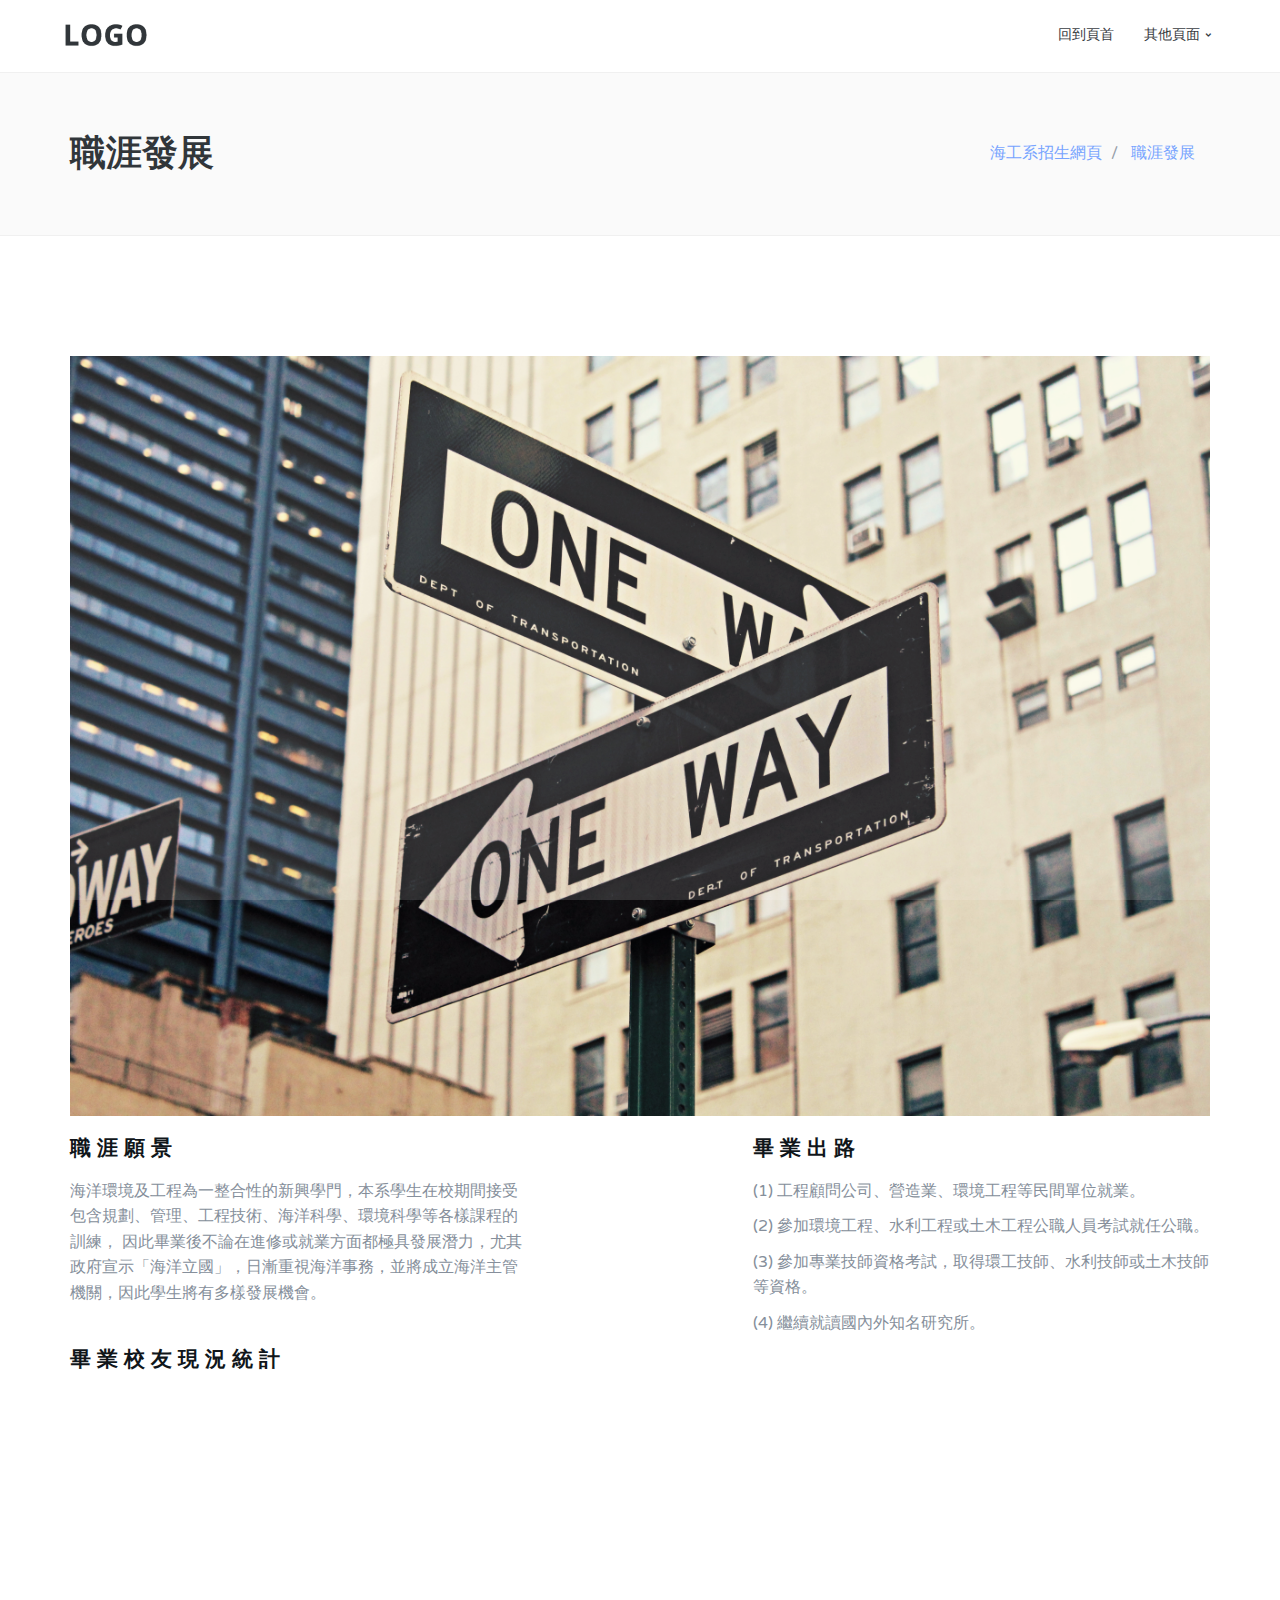
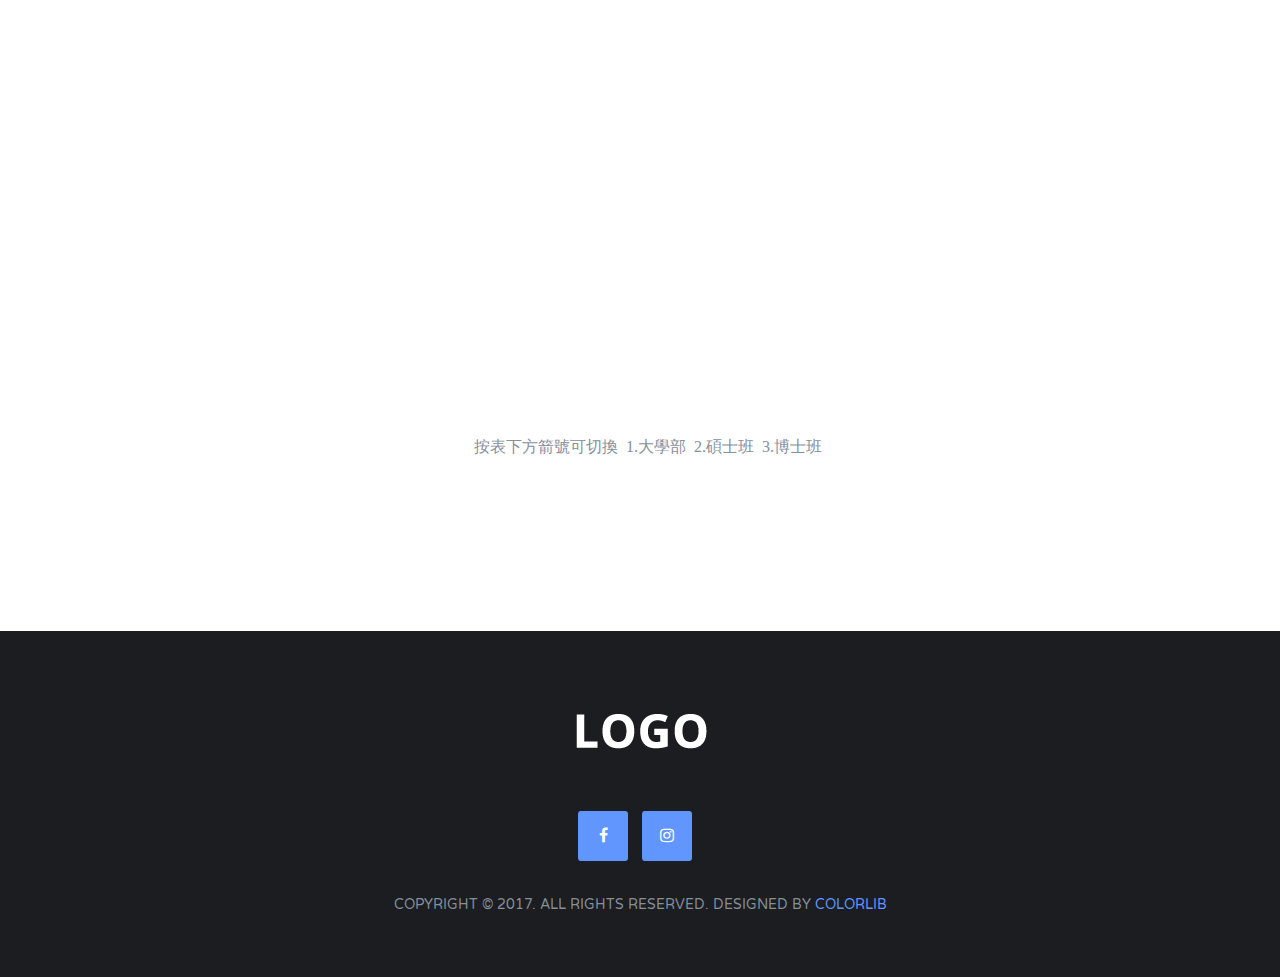
<file: career.html>
<!DOCTYPE html>
<html lang="en">

<head>
	<meta charset="utf-8">
	<meta http-equiv="X-UA-Compatible" content="IE=edge">
	<meta name="viewport" content="width=device-width, initial-scale=1">
	<!-- The above 3 meta tags *must* come first in the head; any other head content must come *after* these tags -->

	<title>海工系招生網頁-職涯發展</title>

	<!-- Google font -->
	<link href="https://fonts.googleapis.com/css?family=Montserrat:400,700%7CVarela+Round" rel="stylesheet">

	<!-- Bootstrap -->
	<link type="text/css" rel="stylesheet" href="css/bootstrap.min.css" />

	<!-- Owl Carousel -->
	<link type="text/css" rel="stylesheet" href="css/owl.carousel.css" />
	<link type="text/css" rel="stylesheet" href="css/owl.theme.default.css" />

	<!-- Magnific Popup -->
	<link type="text/css" rel="stylesheet" href="css/magnific-popup.css" />

	<!-- Font Awesome Icon -->
	<link rel="stylesheet" href="css/font-awesome.min.css">

	<!-- Custom stlylesheet -->
	<link type="text/css" rel="stylesheet" href="css/style.css" />

	<!-- HTML5 shim and Respond.js for IE8 support of HTML5 elements and media queries -->
	<!-- WARNING: Respond.js doesn't work if you view the page via file:// -->
	<!--[if lt IE 9]>
		<script src="https://oss.maxcdn.com/html5shiv/3.7.3/html5shiv.min.js"></script>
		<script src="https://oss.maxcdn.com/respond/1.4.2/respond.min.js"></script>
	<![endif]-->
</head>

<body>

	<!-- Header -->
	<header>

		<!-- Nav -->
		<nav id="nav" class="navbar">
			<div class="container">

				<div class="navbar-header">
					<!-- Logo -->
					<div class="navbar-brand">
						<a href="index.html">
							<img class="logo" src="img/logo.png" alt="logo">
						</a>
					</div>
					<!-- /Logo -->

					<!-- Collapse nav button -->
					<div class="nav-collapse">
						<span></span>
					</div>
					<!-- /Collapse nav button -->
				</div>

				<!--  Main navigation  -->
				<ul class="main-nav nav navbar-nav navbar-right">
						<li>
								<a href="index.html">回到頁首</a>
							</li>
							<li class="has-dropdown">
								<a>其他頁面</a>
								<ul class="dropdown">
									<li>
										<a href="enroll.html">入學資訊</a>
									</li>
									<li>
										<a href="course.html">課程資訊</a>
									</li>
									<li>
										<a href="career.html">職涯發展</a>
									</li>
								</ul>
							</li>
				</ul>
				<!-- /Main navigation -->

			</div>
		</nav>
		<!-- /Nav -->

		<!-- header wrapper -->
		<div class="header-wrapper sm-padding bg-grey">
			<div class="container">
				<h2>職涯發展</h2>
				<ul class="breadcrumb">
					<li class="breadcrumb-item">
						<a href="index.html">海工系招生網頁</a>
					</li>
					<li class="breadcrumb-item">
						<a href="#">職涯發展</a>
					</li>
				</ul>
			</div>
		</div>
		<!-- /header wrapper -->

	</header>
	<!-- /Header -->

	<!-- Blog -->
	<div id="blog" class="section md-padding">

		<!-- Container -->
		<div class="container">

			<!-- Row -->
			<div class="row">

				<!-- Main -->
				<main id="main" class="col-md-12">
					<div class="blog">
						<div class="blog-img">
							<img class="img-responsive" src="./img/career.jpg" alt="">
						</div>

						<div class="blog-content">
							<div class="row">
								<div class="col-lg-5">
									<div class="spacing"></div>
									<h3>職 涯 願 景</h3>
									<p> 海洋環境及工程為一整合性的新興學門，本系學生在校期間接受包含規劃、管理、工程技術、海洋科學、環境科學等各樣課程的訓練， 因此畢業後不論在進修或就業方面都極具發展潛力，尤其政府宣示「海洋立國」，日漸重視海洋事務，並將成立海洋主管機關，因此學生將有多樣發展機會。
									</p>
									</br>
								</div>

								<div class="col-lg-5 col-lg-offset-2">
									<div class="spacing"></div>
									<h3>畢 業 出 路</h3>
									<p>(1) 工程顧問公司、營造業、環境工程等民間單位就業。</p>
									<p>(2) 參加環境工程、水利工程或土木工程公職人員考試就任公職。</p>
									<p>(3) 參加專業技師資格考試，取得環工技師、水利技師或土木技師等資格。</p>
									<p>(4) 繼續就讀國內外知名研究所。</p>
								</div>
							</div>

							<! --/row -->
							<div class="row">
								<div class="col-lg-12">
									<div class="spacing"></div>
									<h3>畢 業 校 友 現 況 統 計</h3>
									<div class="hline"></div>
									</br>
									<p style="text-align: center;">
										<iframe allowfullscreen="true" frameborder="0" height="600" width="1000" src="https://app.powerbi.com/view?r=eyJrIjoiZDA3OGU3NWEtYWQ5ZS00M2QxLWEyOWQtM2JkNTA3ZDFiODM4IiwidCI6Ijk3YjkzYjBkLTJlYzEtNGZjYy04NTg2LTA4YTIzN2FhYTJlYiIsImMiOjEwfQ%3D%3D"></iframe>
									</p>
									<p style="text-align: center;">
										<span style="font-size:16px;">
											<span style="font-family: 微軟正黑體;">&nbsp; &nbsp; 按表下方箭號可切換&nbsp; 1.大學部&nbsp; 2.碩士班&nbsp; 3.博士班</span>
										</span>
									</p>
									</br>
								</div>
							</div>

						</div>
				</main>
				<!-- /Main -->


				</div>
				<!-- /Row -->

			</div>
			<!-- /Container -->

		</div>
		<!-- /Blog -->

		<!-- Footer -->
		<footer id="footer" class="sm-padding bg-dark">

			<!-- Container -->
			<div class="container">

				<!-- Row -->
				<div class="row">

					<div class="col-md-12">

						<!-- footer logo -->
						<div class="footer-logo">
							<a href="index.html">
								<img src="img/logo-alt.png" alt="logo">
							</a>
						</div>
						<!-- /footer logo -->

					<!-- footer follow -->
					<ul class="footer-follow">
							<li>
								<a href="https://www.facebook.com/maev.nsysu/">
									<i class="fa fa-facebook"></i>
								</a>
							</li>
							<li>
								<a href="https://www.instagram.com/nsysu_maev/">
									<i class="fa fa-instagram"></i>
								</a>
							</li>
						</ul>
						<!-- /footer follow -->

						<!-- footer copyright -->
						<div class="footer-copyright">
							<p>Copyright © 2017. All Rights Reserved. Designed by
								<a href="https://colorlib.com" target="_blank">Colorlib</a>
							</p>
						</div>
						<!-- /footer copyright -->

					</div>

				</div>
				<!-- /Row -->

			</div>
			<!-- /Container -->

		</footer>
		<!-- /Footer -->

		<!-- Back to top -->
		<div id="back-to-top"></div>
		<!-- /Back to top -->

		<!-- Preloader -->
		<div id="preloader">
			<div class="preloader">
				<span></span>
				<span></span>
				<span></span>
				<span></span>
			</div>
		</div>
		<!-- /Preloader -->

		<!-- jQuery Plugins -->
		<script type="text/javascript" src="js/jquery.min.js"></script>
		<script type="text/javascript" src="js/bootstrap.min.js"></script>
		<script type="text/javascript" src="js/owl.carousel.min.js"></script>
		<script type="text/javascript" src="js/jquery.magnific-popup.js"></script>
		<script type="text/javascript" src="js/main.js"></script>

</body>

</html>
</file>
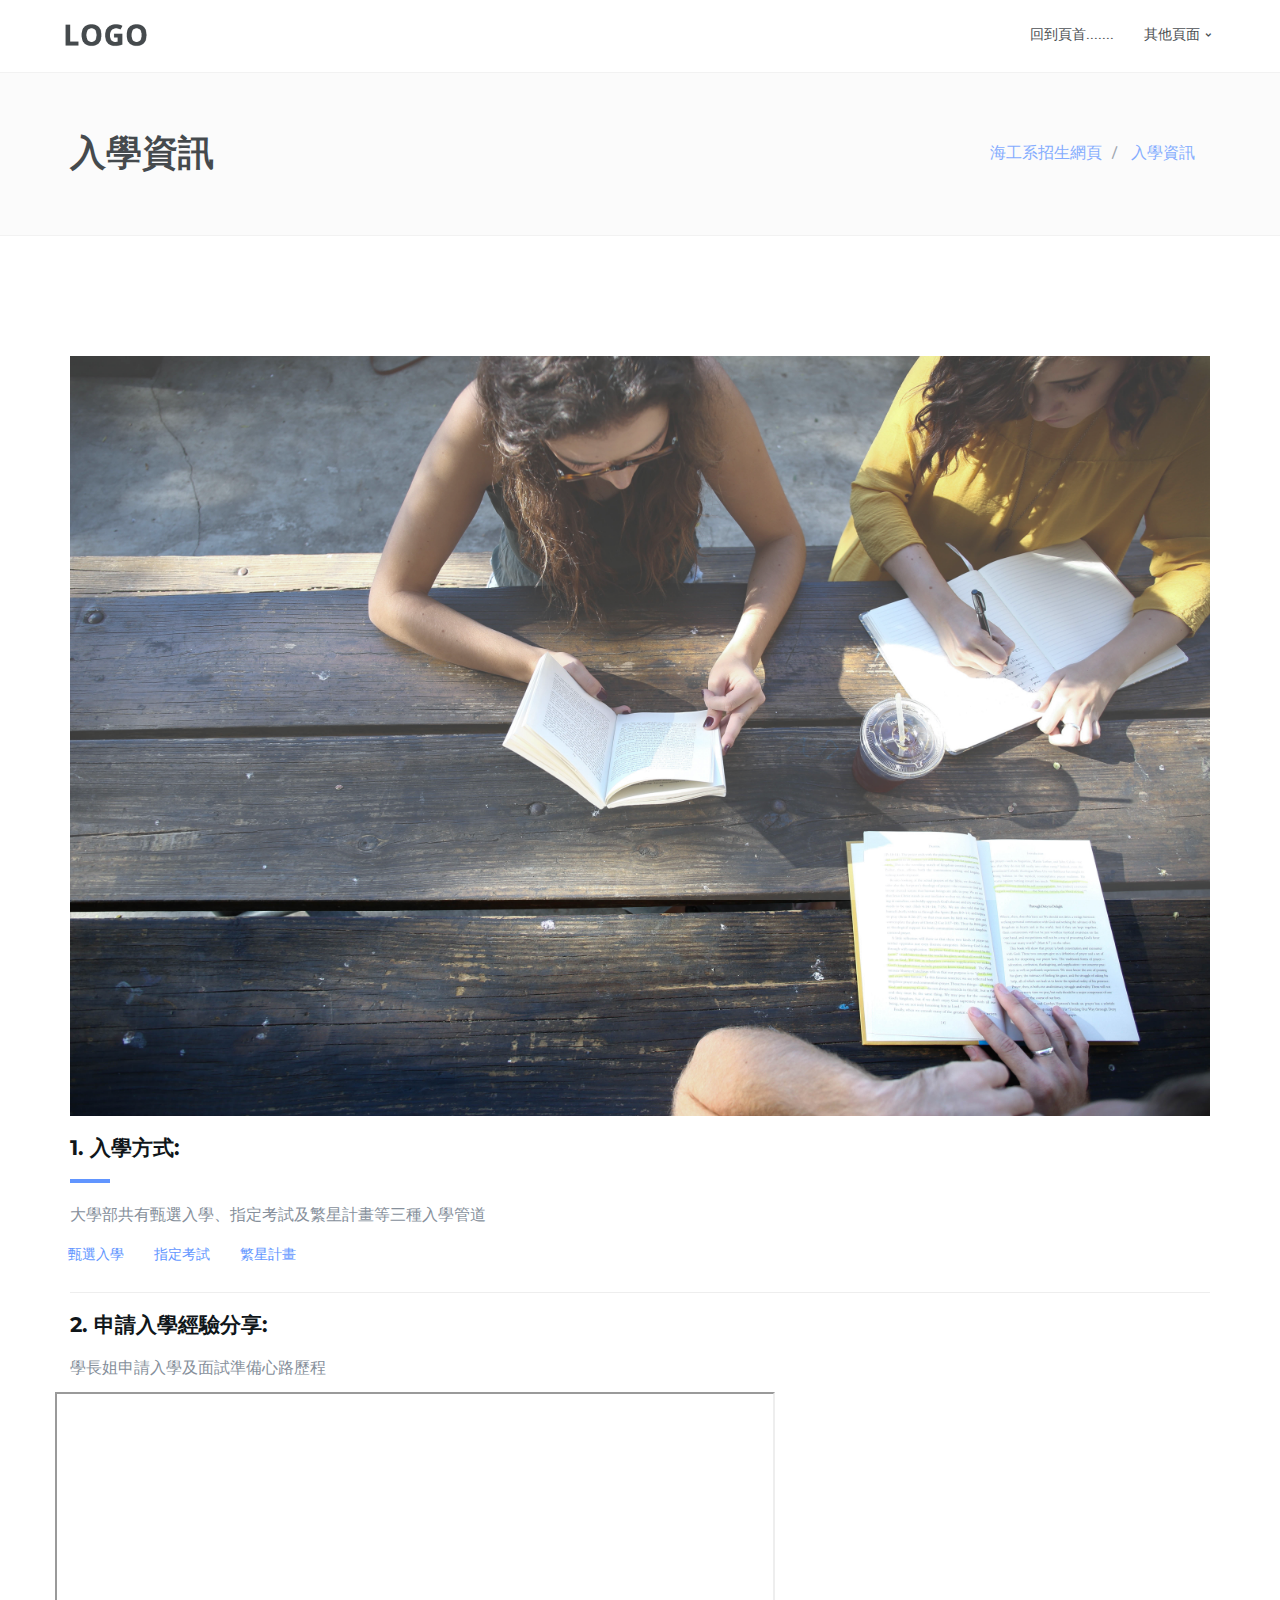
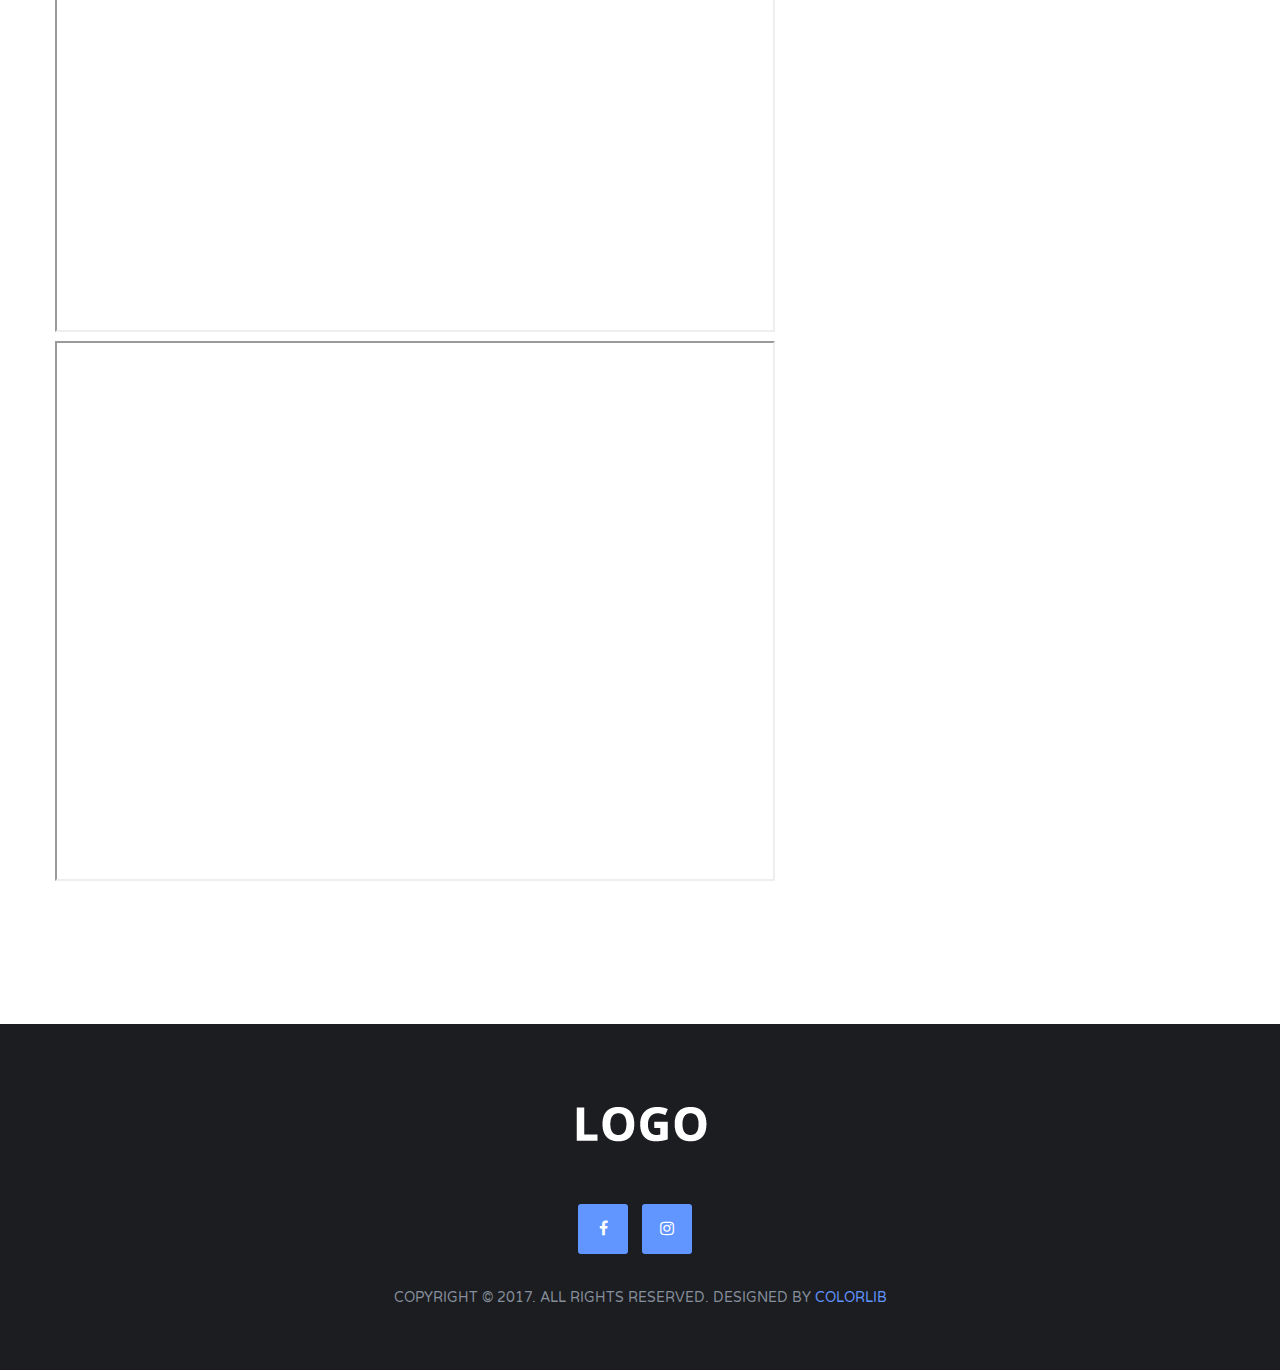
<file: enroll.html>
<!DOCTYPE html>
<html lang="en">

<head>
	<meta charset="utf-8">
	<meta http-equiv="X-UA-Compatible" content="IE=edge">
	<meta name="viewport" content="width=device-width, initial-scale=1">
	<!-- The above 3 meta tags *must* come first in the head; any other head content must come *after* these tags -->

	<title>海工系招生網頁-入學資訊</title>

	<!-- Google font -->
	<link href="https://fonts.googleapis.com/css?family=Montserrat:400,700%7CVarela+Round" rel="stylesheet">

	<!-- Bootstrap -->
	<link type="text/css" rel="stylesheet" href="css/bootstrap.min.css" />

	<!-- Owl Carousel -->
	<link type="text/css" rel="stylesheet" href="css/owl.carousel.css" />
	<link type="text/css" rel="stylesheet" href="css/owl.theme.default.css" />

	<!-- Magnific Popup -->
	<link type="text/css" rel="stylesheet" href="css/magnific-popup.css" />

	<!-- Font Awesome Icon -->
	<link rel="stylesheet" href="css/font-awesome.min.css">

	<!-- Custom stlylesheet -->
	<link type="text/css" rel="stylesheet" href="css/style.css" />

	<!-- HTML5 shim and Respond.js for IE8 support of HTML5 elements and media queries -->
	<!-- WARNING: Respond.js doesn't work if you view the page via file:// -->
	<!--[if lt IE 9]>
		<script src="https://oss.maxcdn.com/html5shiv/3.7.3/html5shiv.min.js"></script>
		<script src="https://oss.maxcdn.com/respond/1.4.2/respond.min.js"></script>
	<![endif]-->
</head>

<body>

	<!-- Header -->
	<header>

		<!-- Nav -->
		<nav id="nav" class="navbar">
			<div class="container">

				<div class="navbar-header">
					<!-- Logo -->
					<div class="navbar-brand">
						<a href="index.html">
							<img class="logo" src="img/logo.png" alt="logo">
						</a>
					</div>
					<!-- /Logo -->

					<!-- Collapse nav button -->
					<div class="nav-collapse">
						<span></span>
					</div>
					<!-- /Collapse nav button -->
				</div>

				<!--  Main navigation  -->
				<ul class="main-nav nav navbar-nav navbar-right">

					<li>
						<a href="index.html">回到頁首.......</a>
					</li>
					<li class="has-dropdown">
						<a>其他頁面</a>
						<ul class="dropdown">
							<li>
								<a href="enroll.html">入學資訊</a>
							</li>
							<li>
								<a href="course.html">課程資訊</a>
							</li>
							<li>
								<a href="career.html">職涯發展</a>
							</li>
						</ul>
					</li>
				</ul>
				<!-- /Main navigation -->

			</div>
		</nav>
		<!-- /Nav -->

		<!-- header wrapper -->
		<div class="header-wrapper sm-padding bg-grey">
			<div class="container">
				<h2>入學資訊</h2>
				<ul class="breadcrumb">
					<li class="breadcrumb-item">
						<a href="index.html">海工系招生網頁</a>
					</li>
					<li class="breadcrumb-item">
						<a href="#">入學資訊</a>
					</li>
				</ul>
			</div>
		</div>
		<!-- /header wrapper -->

	</header>
	<!-- /Header -->

	<!-- Blog -->
	<div id="blog" class="section md-padding">

		<!-- Container -->
		<div class="container">

			<!-- Row -->
			<div class="row">

				<!-- Main -->
				<main id="main" class="col-md-12">
					<div class="blog">
						<div class="blog-img">
							<img class="img-responsive" src="./img/enroll.jpg" alt="">
						</div>
						<div class="blog-content">
							<div class="hline"></div>
							<h3 class="title">1. 入學方式:</h3>
							<p>大學部共有甄選入學、指定考試及繁星計畫等三種入學管道</p>
							<div class="row">
								<a href="http://exam-oaa.nsysu.edu.tw/index.php?fbclid=IwAR0i88fbg2OcsfKxO0-Sv0LZ4OvcpgZH9HqHN40-PycZLu1rXfsU9nQy-ck" class="btn btn-theme">甄選入學</a>
								<a href="http://exam-oaa.nsysu.edu.tw/index.php?fbclid=IwAR0i88fbg2OcsfKxO0-Sv0LZ4OvcpgZH9HqHN40-PycZLu1rXfsU9nQy-ck" class="btn btn-theme">指定考試</a>
								<a href="http://exam-oaa.nsysu.edu.tw/index.php?fbclid=IwAR0i88fbg2OcsfKxO0-Sv0LZ4OvcpgZH9HqHN40-PycZLu1rXfsU9nQy-ck" class="btn btn-theme">繁星計畫</a>
							</div>
							<div class="spacing"></div>
							<hr>
							<h3>2. 申請入學經驗分享:</h3>
							<p>學長姐申請入學及面試準備心路歷程</p>
							<div class="row center">

								<iframe src="https://docs.google.com/file/d/0B7-b4EwpaoyzMFNUMmQ1TnE5VG8/preview" width="720" height="540"></iframe>
								<div class="spacing"></div>
								<iframe src="https://docs.google.com/file/d/0B7-b4EwpaoyzaDdfLUxRMFljazg/preview" width="720" height="540"></iframe>
							</div>

						</div>

					</div>
				</main>
				<!-- /Main -->


			</div>
			<!-- /Row -->

		</div>
		<!-- /Container -->

	</div>
	<!-- /Blog -->

	<!-- Footer -->
	<footer id="footer" class="sm-padding bg-dark">

		<!-- Container -->
		<div class="container">

			<!-- Row -->
			<div class="row">

				<div class="col-md-12">

					<!-- footer logo -->
					<div class="footer-logo">
						<a href="index.html">
							<img src="img/logo-alt.png" alt="logo">
						</a>
					</div>
					<!-- /footer logo -->

					<!-- footer follow -->
					<ul class="footer-follow">
						<li>
							<a href="https://www.facebook.com/maev.nsysu/">
								<i class="fa fa-facebook"></i>
							</a>
						</li>
						<li>
							<a href="https://www.instagram.com/nsysu_maev/">
								<i class="fa fa-instagram"></i>
							</a>
						</li>
					</ul>
					<!-- /footer follow -->

					<!-- footer copyright -->
					<div class="footer-copyright">
						<p>Copyright © 2017. All Rights Reserved. Designed by
							<a href="https://colorlib.com" target="_blank">Colorlib</a>
						</p>
					</div>
					<!-- /footer copyright -->

				</div>

			</div>
			<!-- /Row -->

		</div>
		<!-- /Container -->

	</footer>
	<!-- /Footer -->

	<!-- Back to top -->
	<div id="back-to-top"></div>
	<!-- /Back to top -->

	<!-- Preloader -->
	<div id="preloader">
		<div class="preloader">
			<span></span>
			<span></span>
			<span></span>
			<span></span>
		</div>
	</div>
	<!-- /Preloader -->

	<!-- jQuery Plugins -->
	<script type="text/javascript" src="js/jquery.min.js"></script>
	<script type="text/javascript" src="js/bootstrap.min.js"></script>
	<script type="text/javascript" src="js/owl.carousel.min.js"></script>
	<script type="text/javascript" src="js/jquery.magnific-popup.js"></script>
	<script type="text/javascript" src="js/main.js"></script>

</body>

</html>
</file>
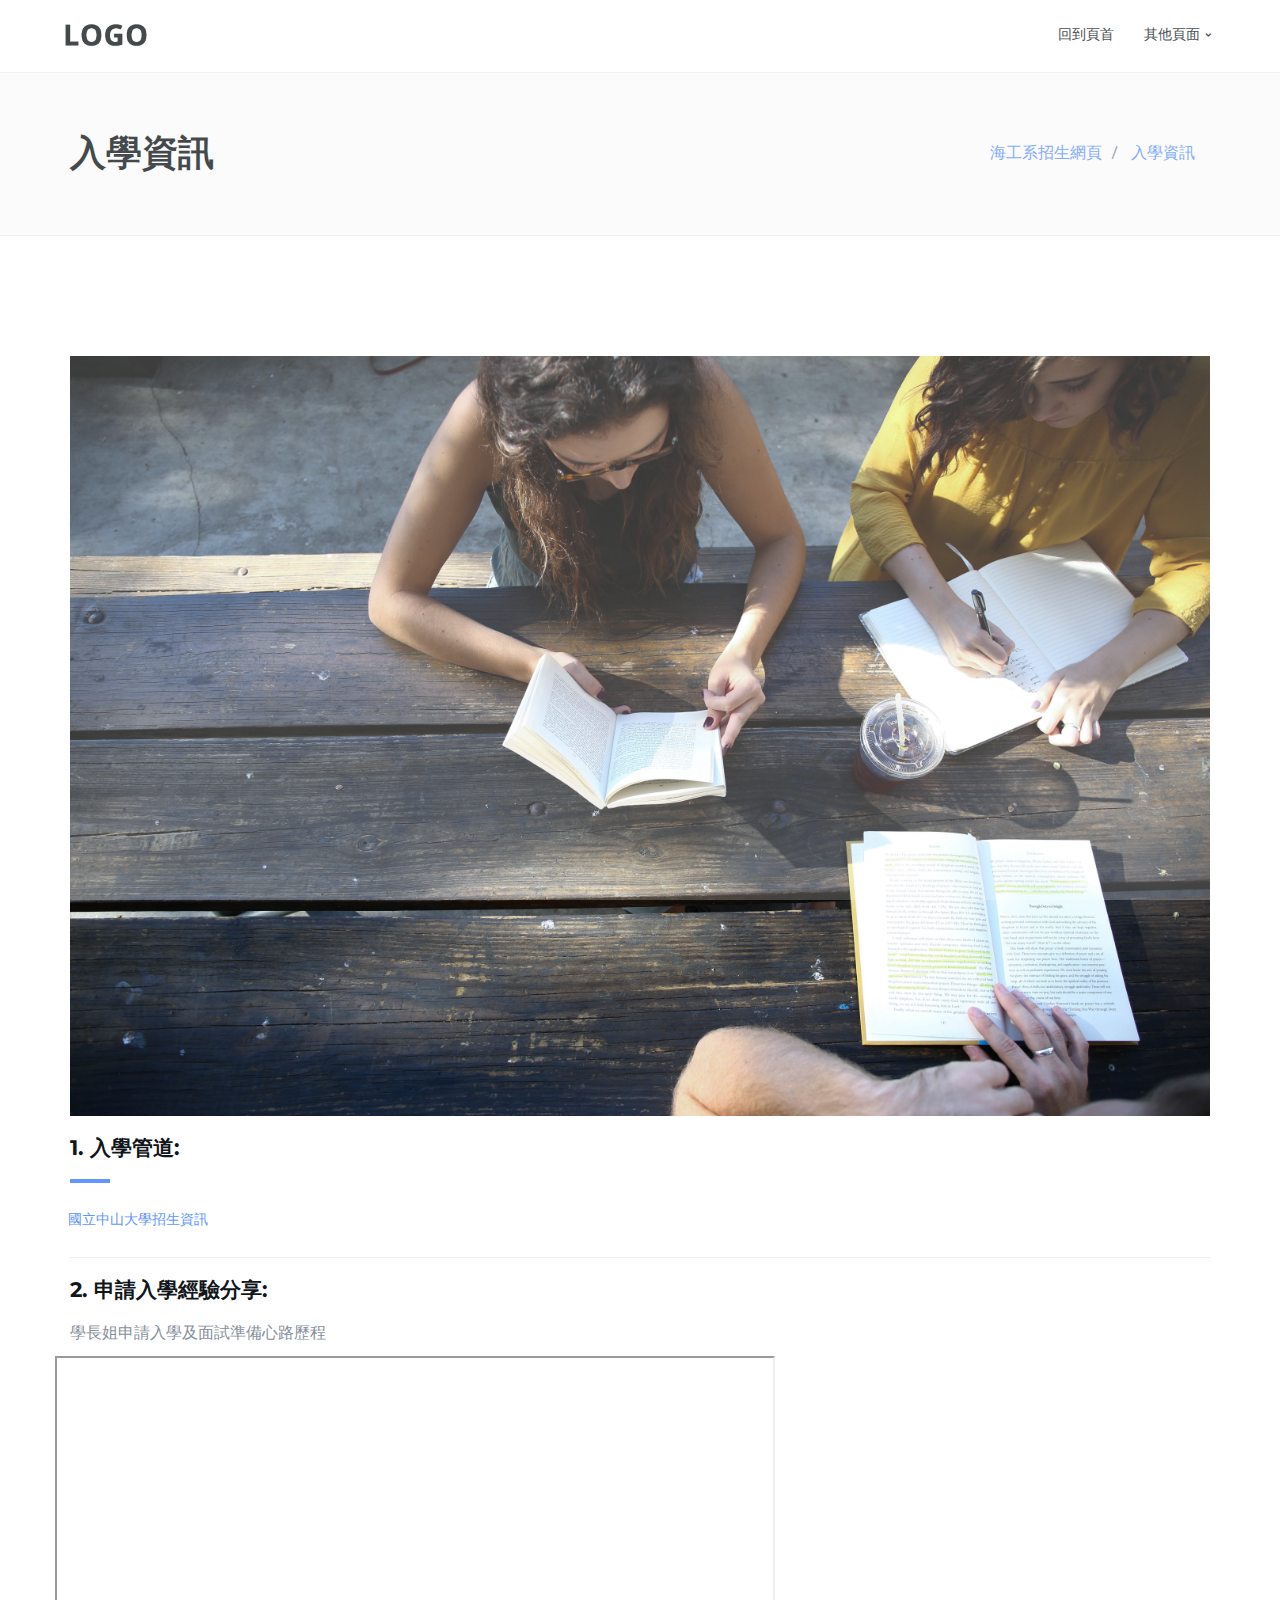
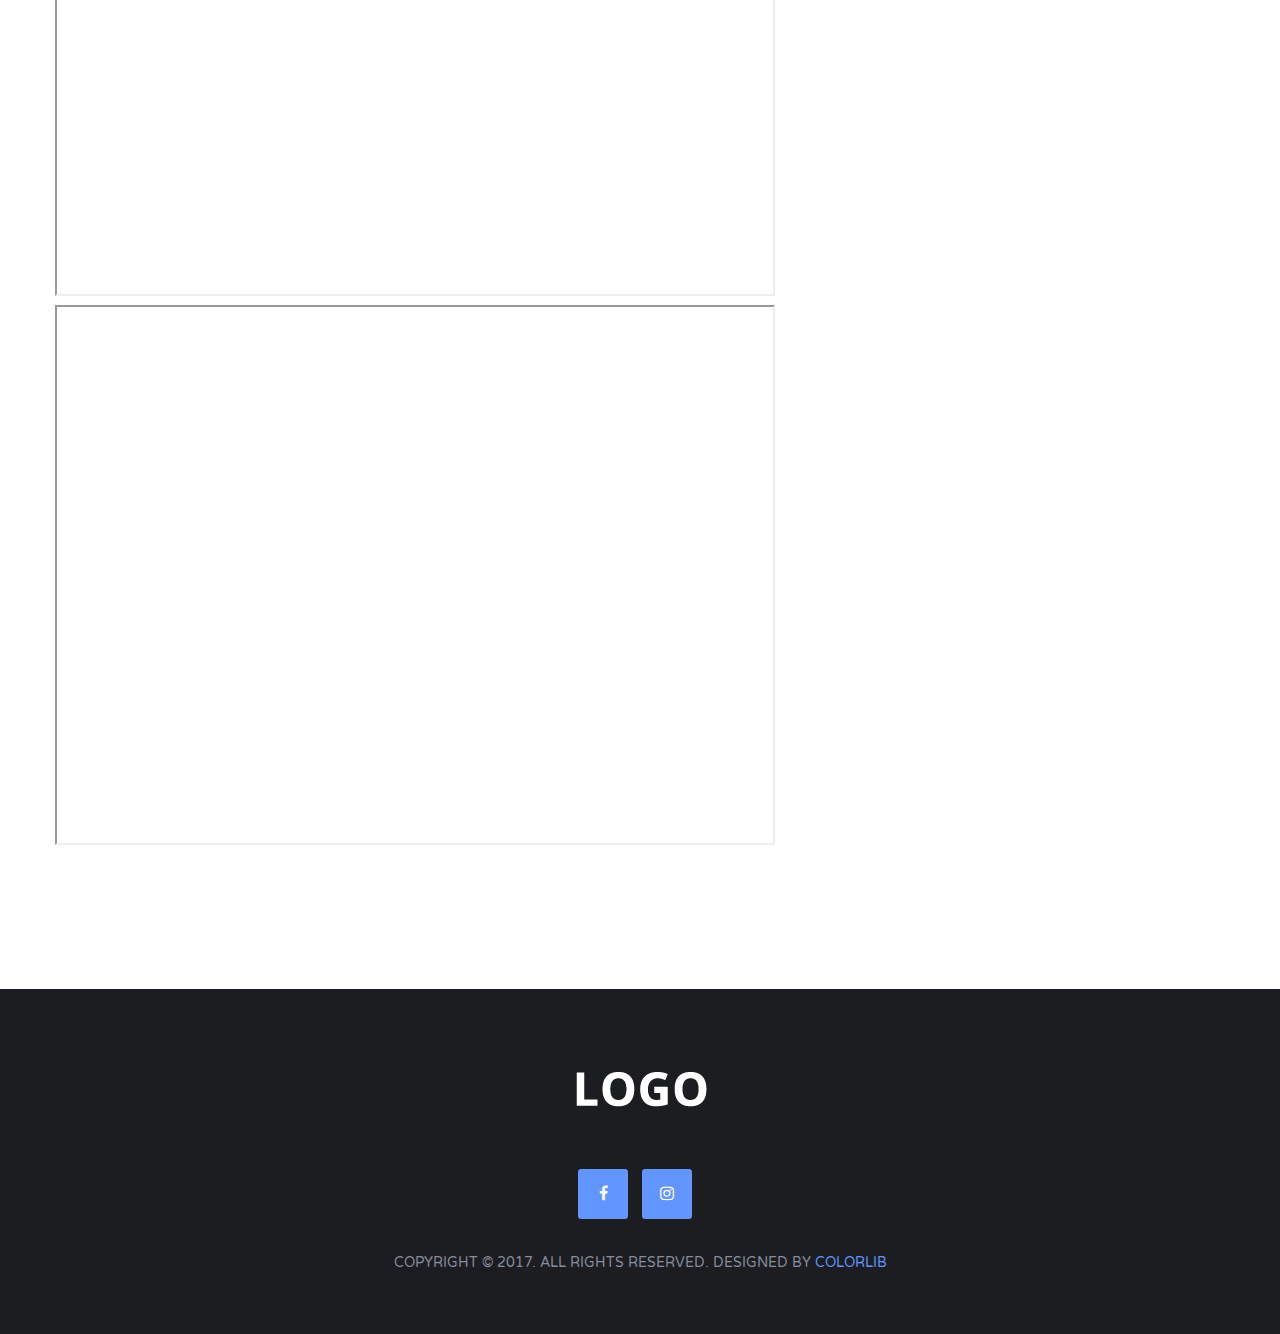
<file: enroll1.html>
<!DOCTYPE html>
<html lang="en">

<head>
	<meta charset="utf-8">
	<meta http-equiv="X-UA-Compatible" content="IE=edge">
	<meta name="viewport" content="width=device-width, initial-scale=1">
	<!-- The above 3 meta tags *must* come first in the head; any other head content must come *after* these tags -->

	<title>海工系招生網頁-入學資訊</title>

	<!-- Google font -->
	<link href="https://fonts.googleapis.com/css?family=Montserrat:400,700%7CVarela+Round" rel="stylesheet">

	<!-- Bootstrap -->
	<link type="text/css" rel="stylesheet" href="css/bootstrap.min.css" />

	<!-- Owl Carousel -->
	<link type="text/css" rel="stylesheet" href="css/owl.carousel.css" />
	<link type="text/css" rel="stylesheet" href="css/owl.theme.default.css" />

	<!-- Magnific Popup -->
	<link type="text/css" rel="stylesheet" href="css/magnific-popup.css" />

	<!-- Font Awesome Icon -->
	<link rel="stylesheet" href="css/font-awesome.min.css">

	<!-- Custom stlylesheet -->
	<link type="text/css" rel="stylesheet" href="css/style.css" />

	<!-- HTML5 shim and Respond.js for IE8 support of HTML5 elements and media queries -->
	<!-- WARNING: Respond.js doesn't work if you view the page via file:// -->
	<!--[if lt IE 9]>
		<script src="https://oss.maxcdn.com/html5shiv/3.7.3/html5shiv.min.js"></script>
		<script src="https://oss.maxcdn.com/respond/1.4.2/respond.min.js"></script>
	<![endif]-->
</head>

<body>

	<!-- Header -->
	<header>

		<!-- Nav -->
		<nav id="nav" class="navbar">
			<div class="container">

				<div class="navbar-header">
					<!-- Logo -->
					<div class="navbar-brand">
						<a href="index.html">
							<img class="logo" src="img/logo.png" alt="logo">
						</a>
					</div>
					<!-- /Logo -->

					<!-- Collapse nav button -->
					<div class="nav-collapse">
						<span></span>
					</div>
					<!-- /Collapse nav button -->
				</div>

				<!--  Main navigation  -->
				<ul class="main-nav nav navbar-nav navbar-right">

					<li>
						<a href="index.html">回到頁首</a>
					</li>
					<li class="has-dropdown">
						<a>其他頁面</a>
						<ul class="dropdown">
							<li>
								<a href="enroll.html">入學資訊</a>
							</li>
							<li>
								<a href="course.html">課程資訊</a>
							</li>
							<li>
								<a href="career.html">職涯發展</a>
							</li>
						</ul>
					</li>
				</ul>
				<!-- /Main navigation -->

			</div>
		</nav>
		<!-- /Nav -->

		<!-- header wrapper -->
		<div class="header-wrapper sm-padding bg-grey">
			<div class="container">
				<h2>入學資訊</h2>
				<ul class="breadcrumb">
					<li class="breadcrumb-item">
						<a href="index.html">海工系招生網頁</a>
					</li>
					<li class="breadcrumb-item">
						<a href="#">入學資訊</a>
					</li>
				</ul>
			</div>
		</div>
		<!-- /header wrapper -->

	</header>
	<!-- /Header -->

	<!-- Blog -->
	<div id="blog" class="section md-padding">

		<!-- Container -->
		<div class="container">

			<!-- Row -->
			<div class="row">

				<!-- Main -->
				<main id="main" class="col-md-12">
					<div class="blog">
						<div class="blog-img">
							<img class="img-responsive" src="./img/enroll.jpg" alt="">
						</div>
						<div class="blog-content">
							<div class="hline"></div>
							<h3 class="title">1. 入學管道:</h3>
							<div class="row">
								<a href="https://exam-oaa.nsysu.edu.tw/?fbclid=IwAR1AnveBHzEeFjvC8sxy1Dv4b9UwCQwv4c3Ab6-9x2Y9Shh_Q4lji5wGauM" class="btn btn-theme">國立中山大學招生資訊</a>	
							</div>
							<div class="spacing"></div>
							<hr>
							<h3>2. 申請入學經驗分享:</h3>
							<p>學長姐申請入學及面試準備心路歷程</p>
							<div class="row center">

								<iframe src="https://docs.google.com/file/d/0B7-b4EwpaoyzMFNUMmQ1TnE5VG8/preview" width="720" height="540"></iframe>
								<div class="spacing"></div>
								<iframe src="https://docs.google.com/file/d/0B7-b4EwpaoyzaDdfLUxRMFljazg/preview" width="720" height="540"></iframe>
							</div>

						</div>

					</div>
				</main>
				<!-- /Main -->


			</div>
			<!-- /Row -->

		</div>
		<!-- /Container -->

	</div>
	<!-- /Blog -->

	<!-- Footer -->
	<footer id="footer" class="sm-padding bg-dark">

		<!-- Container -->
		<div class="container">

			<!-- Row -->
			<div class="row">

				<div class="col-md-12">

					<!-- footer logo -->
					<div class="footer-logo">
						<a href="index.html">
							<img src="img/logo-alt.png" alt="logo">
						</a>
					</div>
					<!-- /footer logo -->

					<!-- footer follow -->
					<ul class="footer-follow">
						<li>
							<a href="https://www.facebook.com/maev.nsysu/">
								<i class="fa fa-facebook"></i>
							</a>
						</li>
						<li>
							<a href="https://www.instagram.com/nsysu_maev/">
								<i class="fa fa-instagram"></i>
							</a>
						</li>
					</ul>
					<!-- /footer follow -->

					<!-- footer copyright -->
					<div class="footer-copyright">
						<p>Copyright © 2017. All Rights Reserved. Designed by
							<a href="https://colorlib.com" target="_blank">Colorlib</a>
						</p>
					</div>
					<!-- /footer copyright -->

				</div>

			</div>
			<!-- /Row -->

		</div>
		<!-- /Container -->

	</footer>
	<!-- /Footer -->

	<!-- Back to top -->
	<div id="back-to-top"></div>
	<!-- /Back to top -->

	<!-- Preloader -->
	<div id="preloader">
		<div class="preloader">
			<span></span>
			<span></span>
			<span></span>
			<span></span>
		</div>
	</div>
	<!-- /Preloader -->

	<!-- jQuery Plugins -->
	<script type="text/javascript" src="js/jquery.min.js"></script>
	<script type="text/javascript" src="js/bootstrap.min.js"></script>
	<script type="text/javascript" src="js/owl.carousel.min.js"></script>
	<script type="text/javascript" src="js/jquery.magnific-popup.js"></script>
	<script type="text/javascript" src="js/main.js"></script>

</body>

</html>
</file>
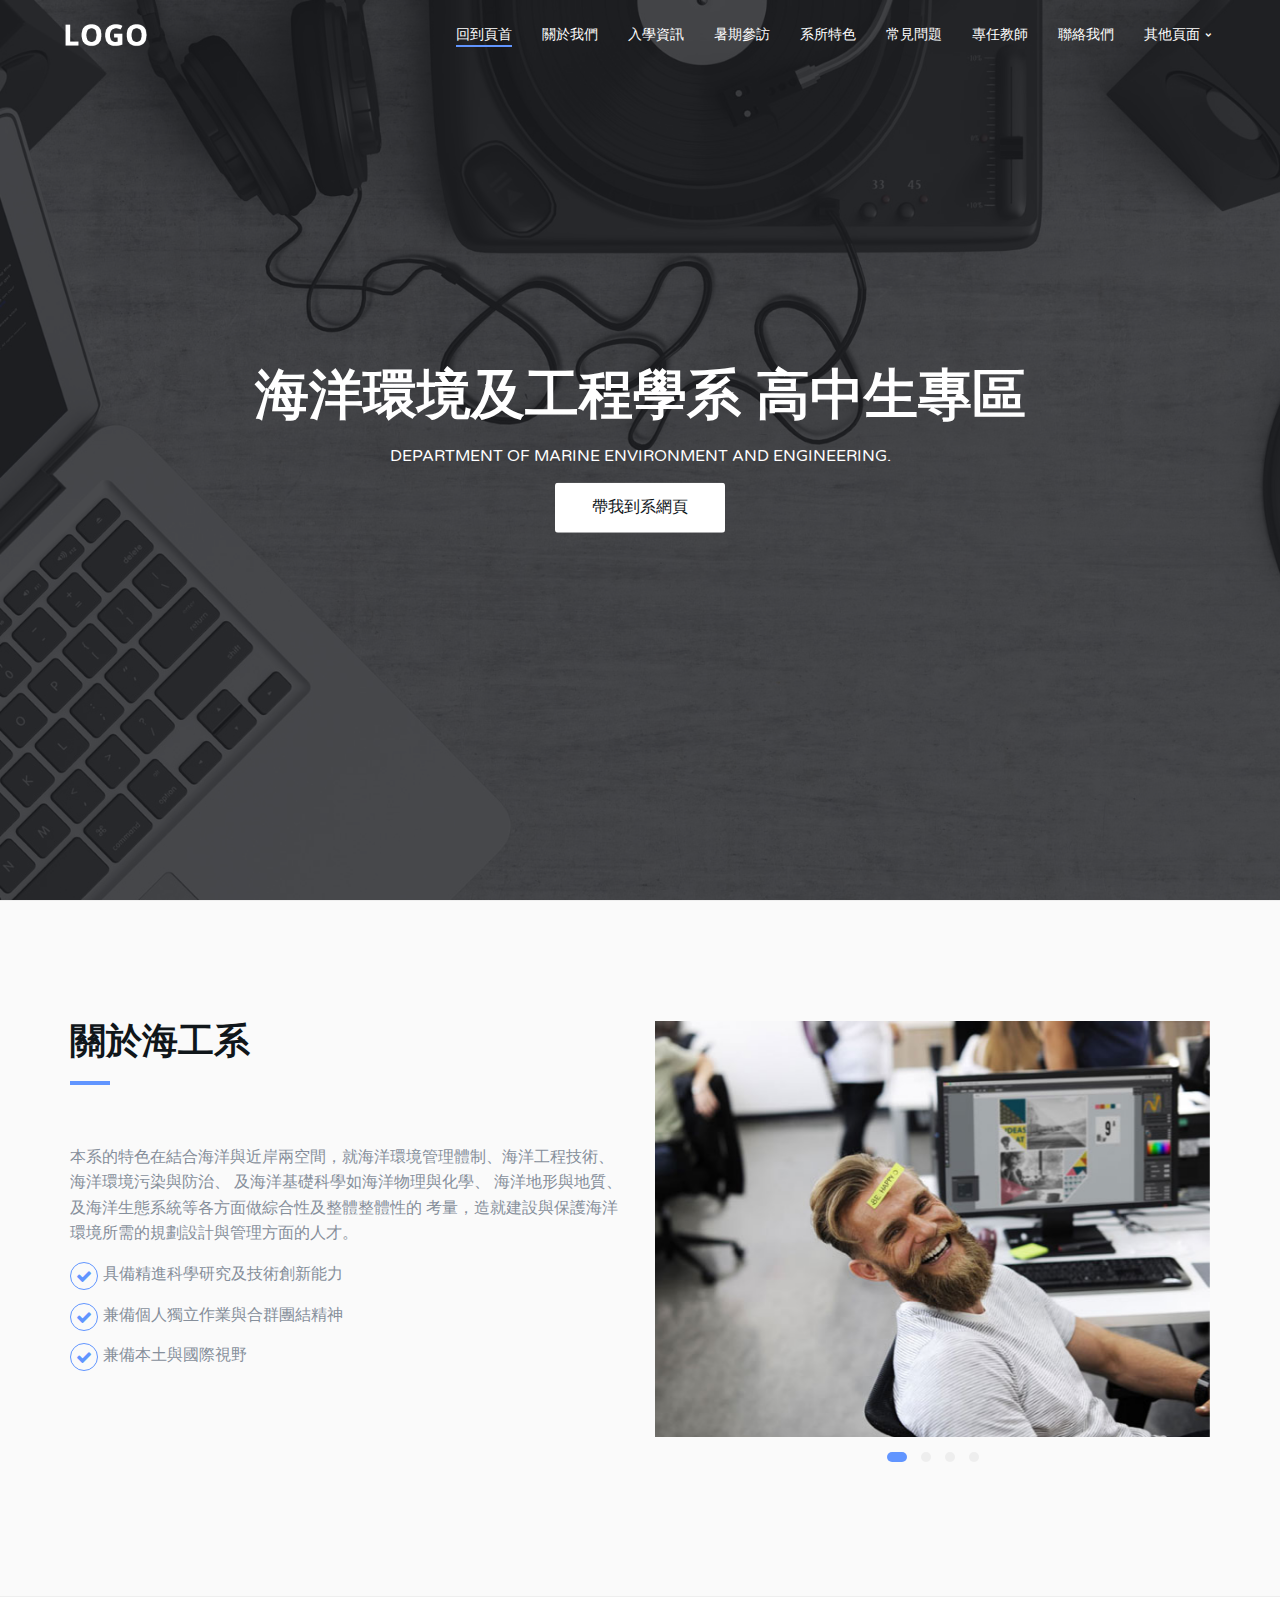
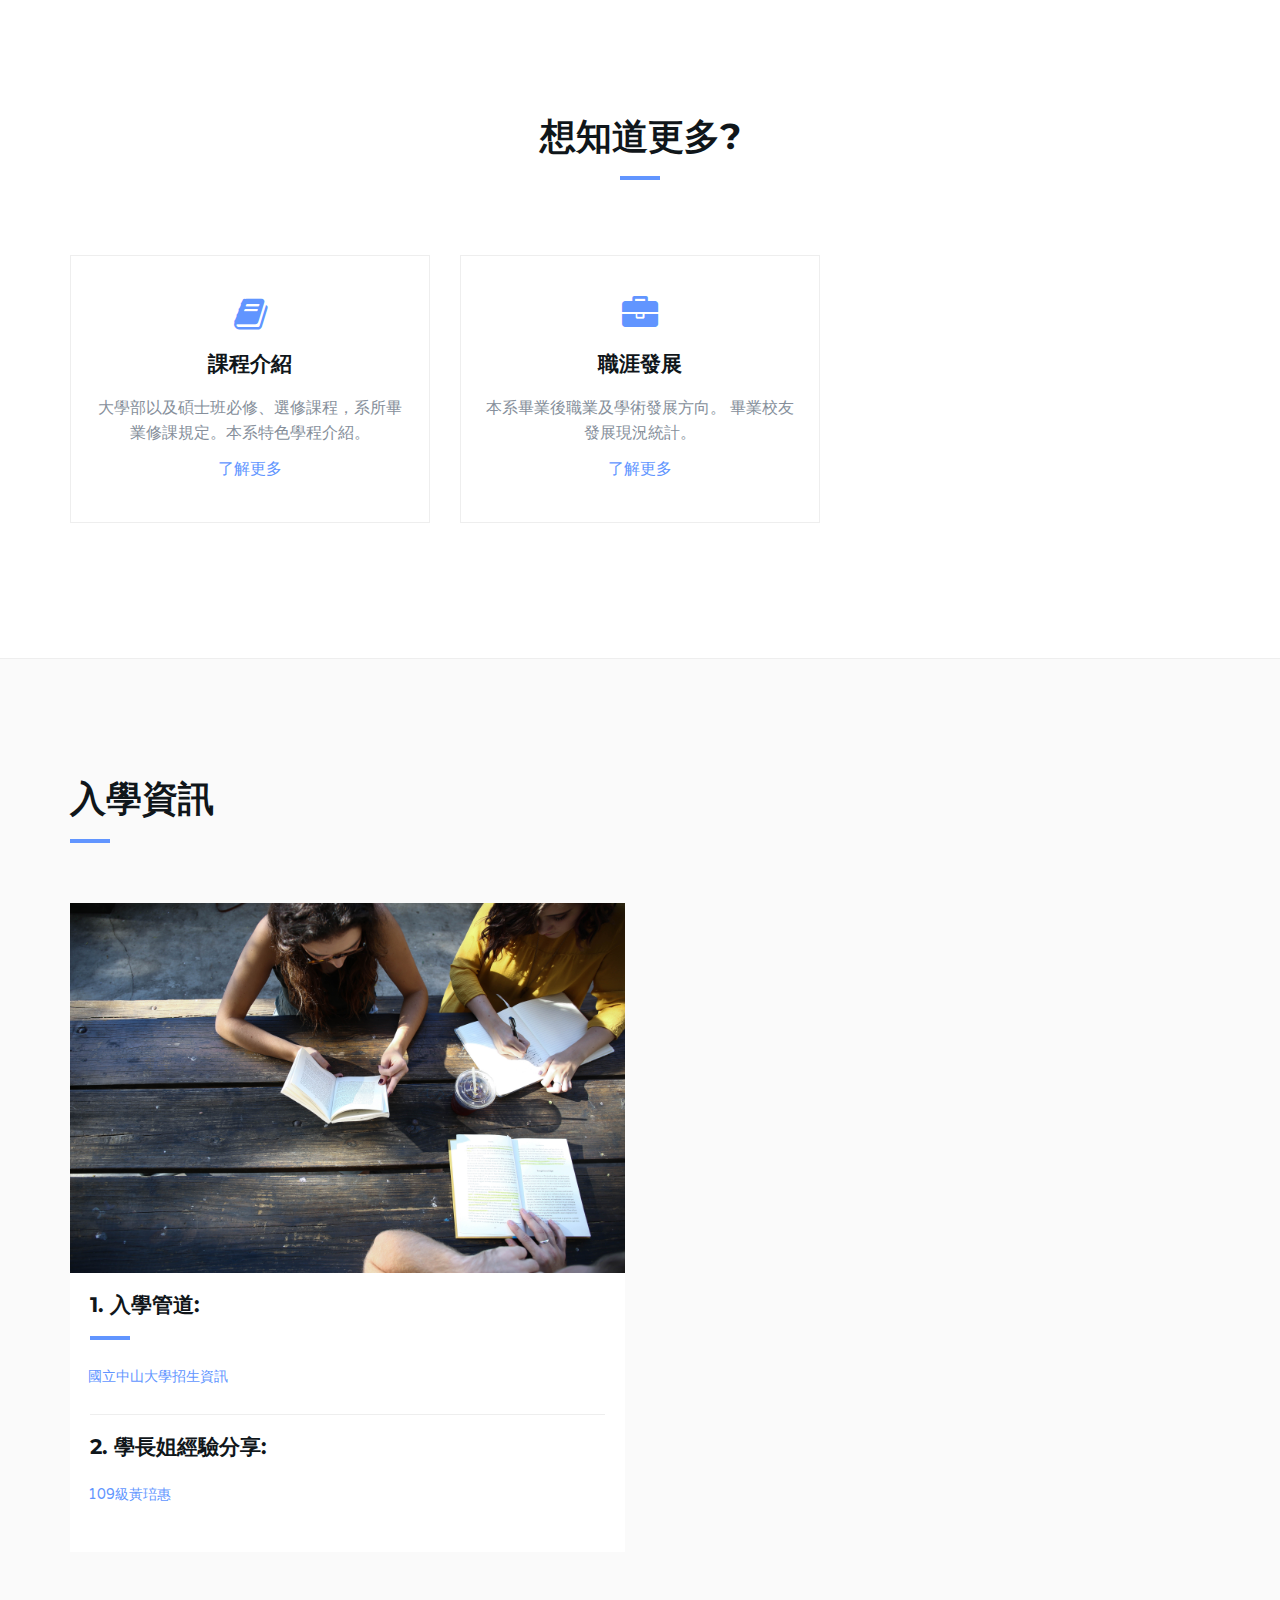
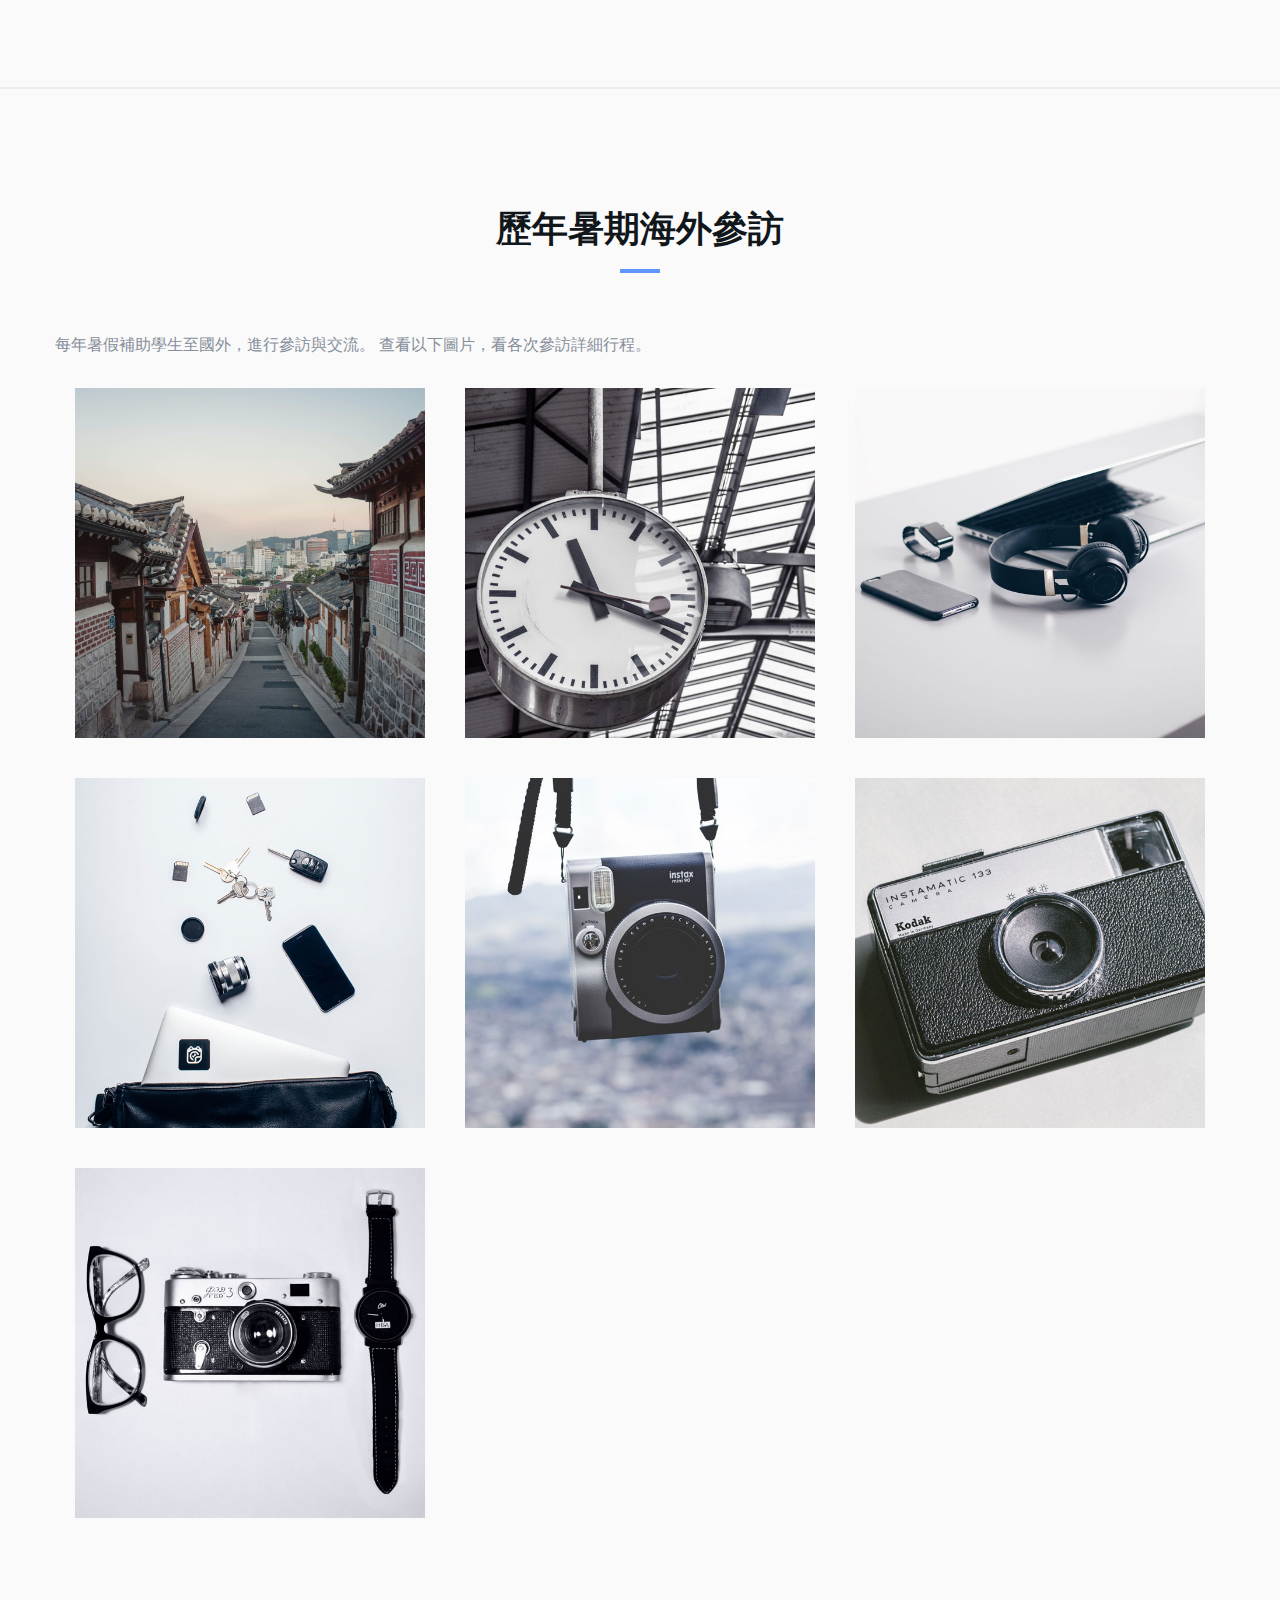
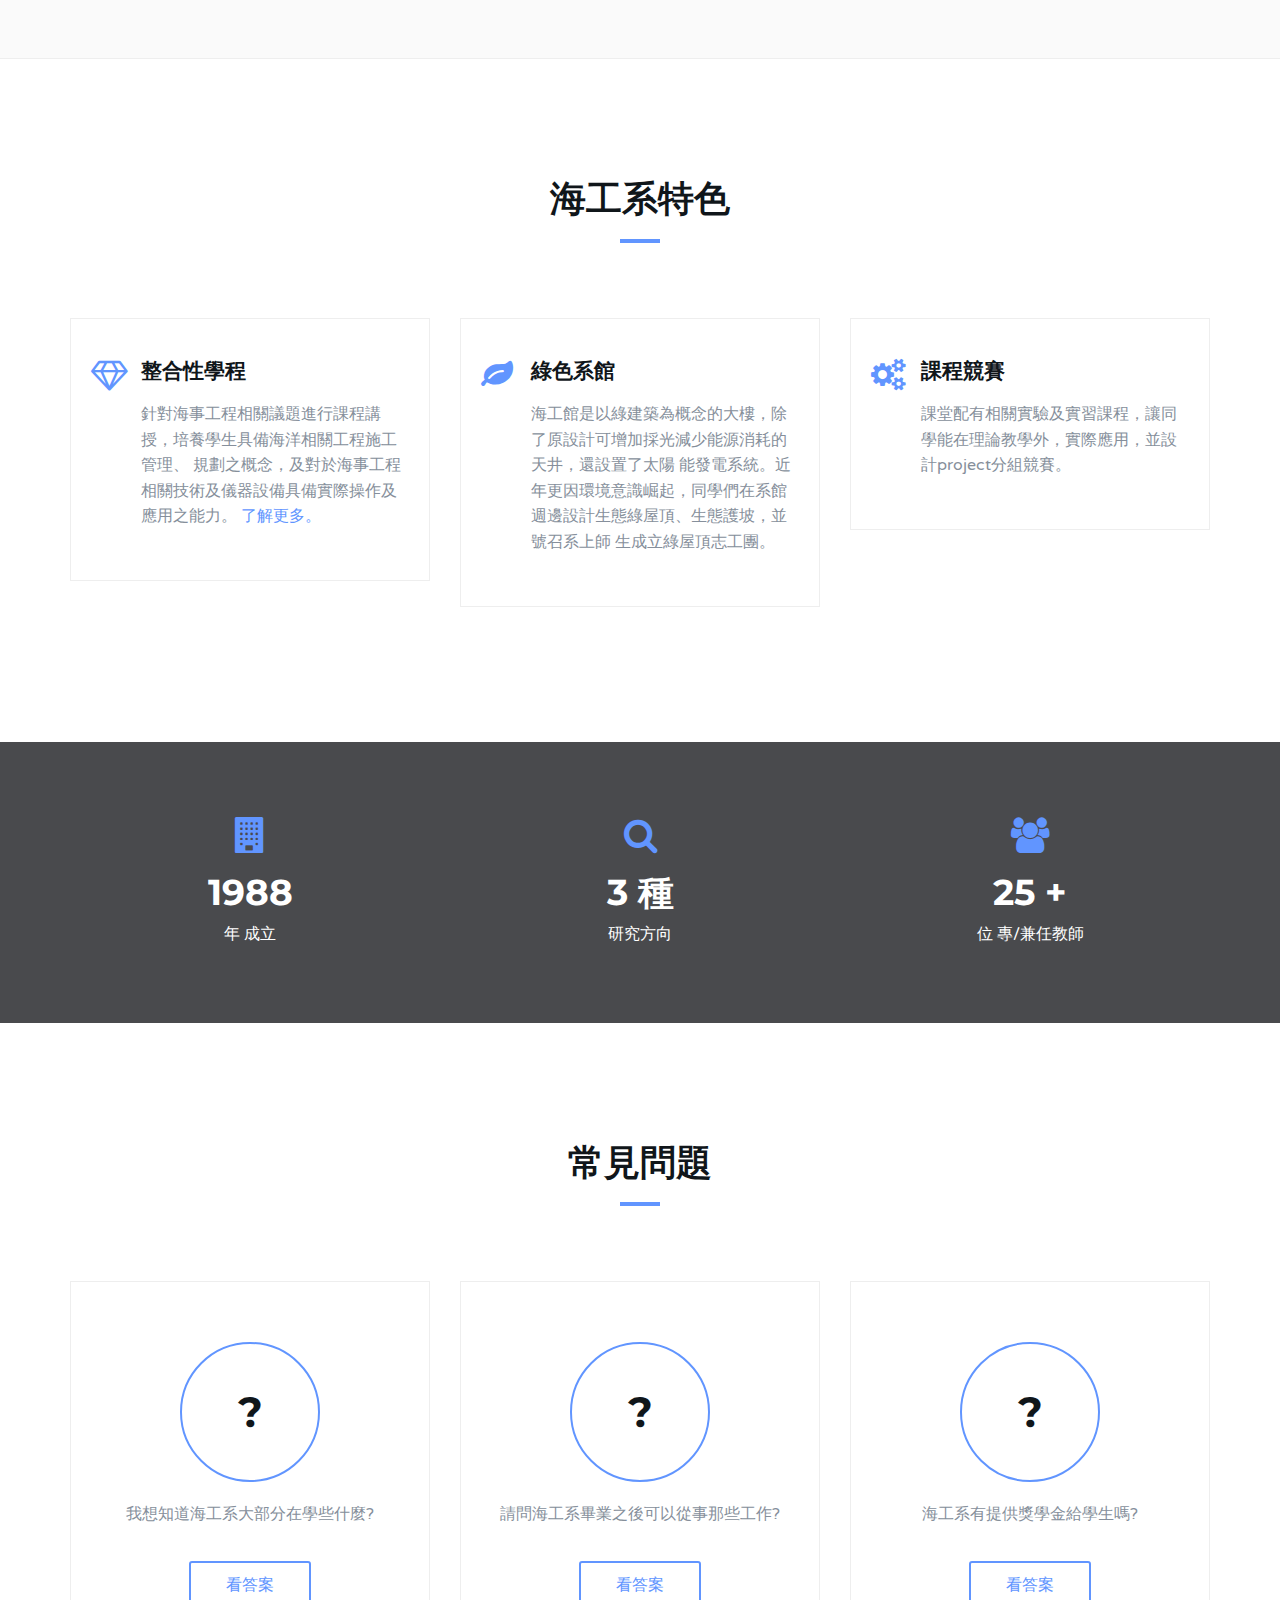
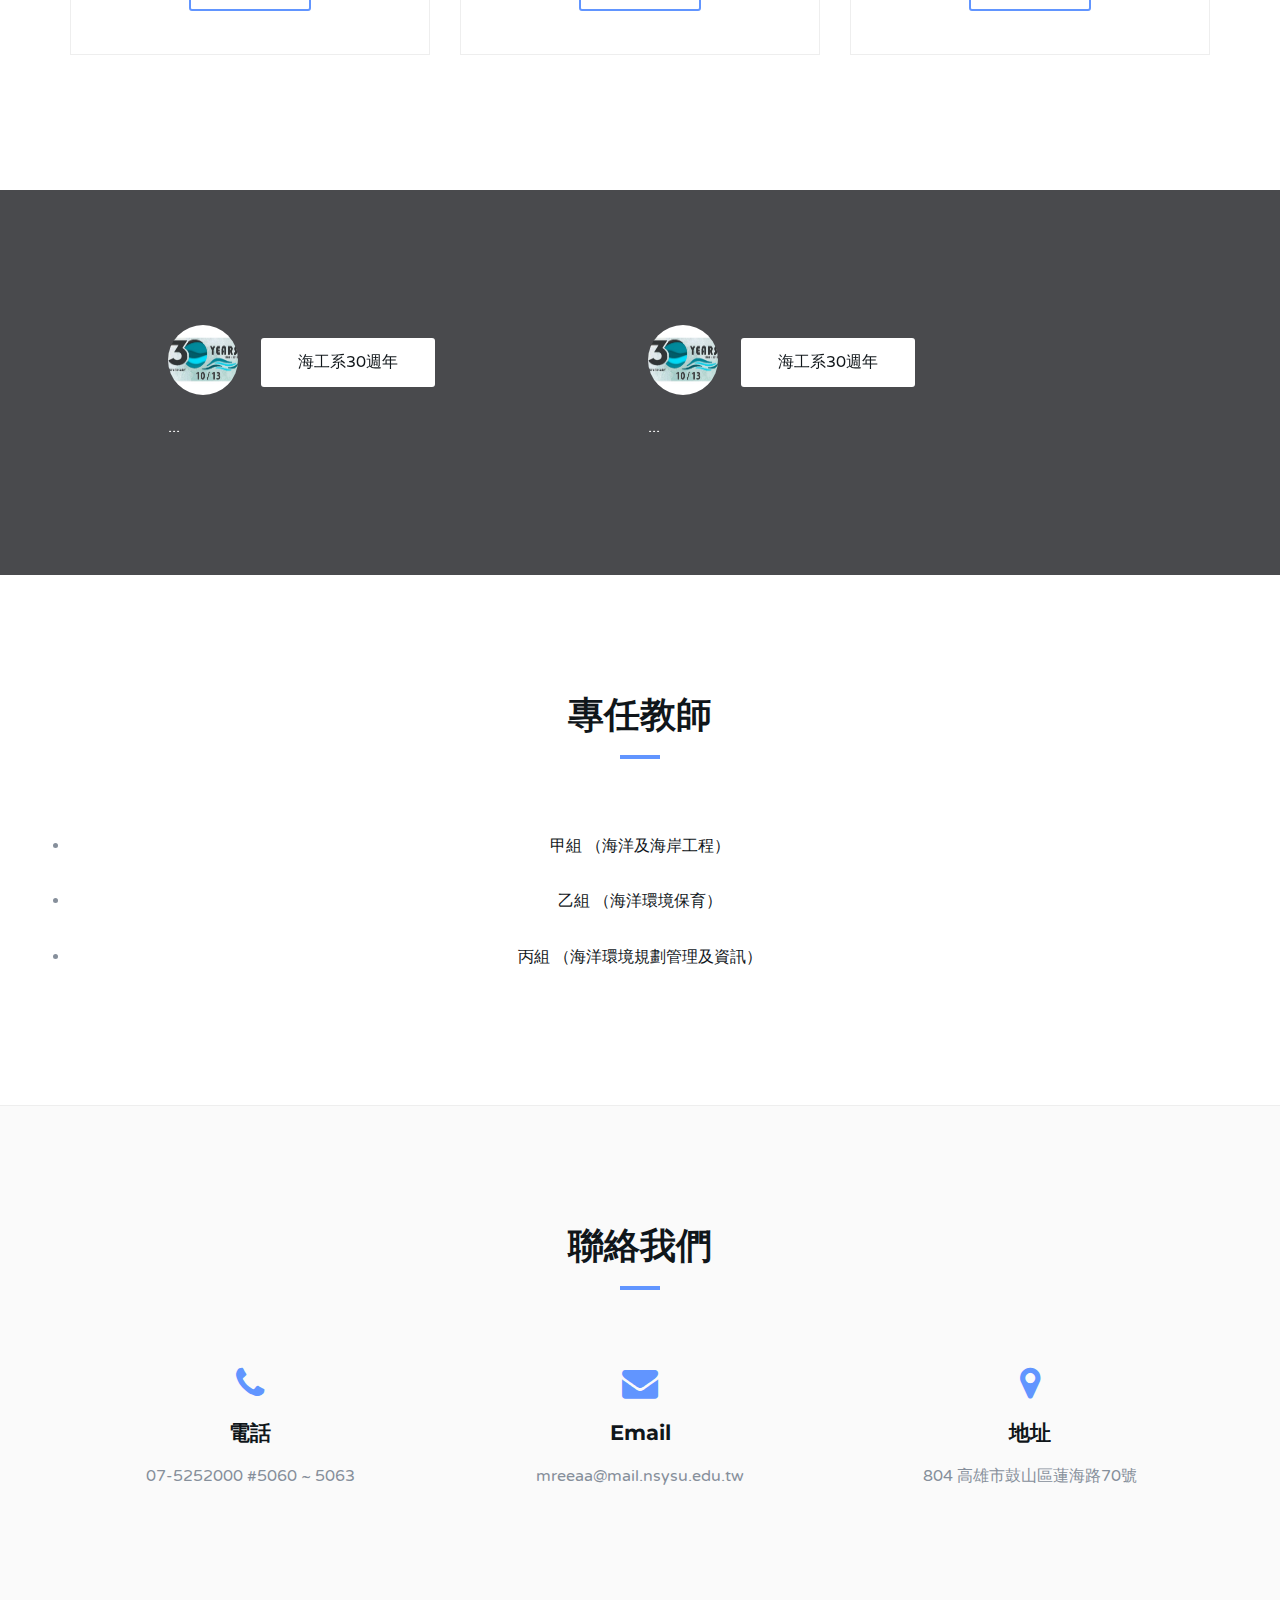
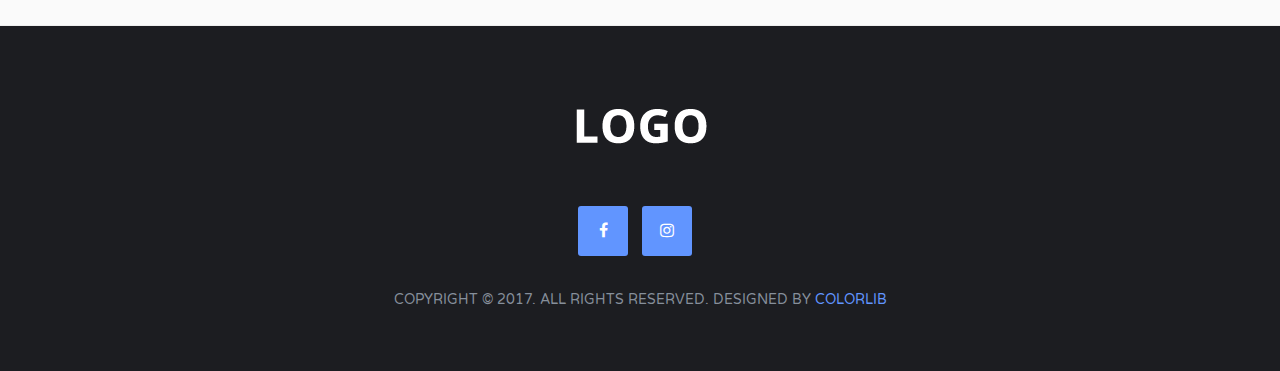
<file: test.html>
<!DOCTYPE html>
<html lang="en">

<head>
	<meta charset="utf-8">
	<meta http-equiv="X-UA-Compatible" content="IE=edge">
	<meta name="viewport" content="width=device-width, initial-scale=1">
	<!-- The above 3 meta tags *must* come first in the head; any other head content must come *after* these tags -->

	<title>海工系高中生專區</title>

	<!-- Google font -->
	<link href="https://fonts.googleapis.com/css?family=Montserrat:400,700%7CVarela+Round" rel="stylesheet">

	<!-- Bootstrap -->
	<link type="text/css" rel="stylesheet" href="css/bootstrap.min.css" />

	<!-- Owl Carousel -->
	<link type="text/css" rel="stylesheet" href="css/owl.carousel.css" />
	<link type="text/css" rel="stylesheet" href="css/owl.theme.default.css" />

	<!-- Magnific Popup -->
	<link type="text/css" rel="stylesheet" href="css/magnific-popup.css" />

	<!-- Font Awesome Icon -->
	<link rel="stylesheet" href="css/font-awesome.min.css">

	<!-- Custom stlylesheet -->
	<link type="text/css" rel="stylesheet" href="css/style.css" />
	<link rel="stylesheet" type="text/css" href="css/isotope.css" media="screen">
	<!-- HTML5 shim and Respond.js for IE8 support of HTML5 elements and media queries -->
	<!-- WARNING: Respond.js doesn't work if you view the page via file:// -->
	<!--[if lt IE 9]>
		<script src="https://oss.maxcdn.com/html5shiv/3.7.3/html5shiv.min.js"></script>
		<script src="https://oss.maxcdn.com/respond/1.4.2/respond.min.js"></script>
	<![endif]-->
</head>

<body>
	
	<!-- Header -->
	<header id="home">
		<!-- Background Image -->
		<div class="bg-img" style="background-image: url('./img/background1.jpg');">
			<div class="overlay"></div>
		</div>
		<!-- /Background Image -->

		<!-- Nav -->
		<nav id="nav" class="navbar nav-transparent">
			<div class="container">

				<div class="navbar-header">
					<!-- Logo -->
					<div class="navbar-brand">
						<a href="index.html">
							<img class="logo" src="img/logo.png" alt="logo">
							<img class="logo-alt" src="img/logo-alt.png" alt="logo">
						</a>
					</div>
					<!-- /Logo -->

					<!-- Collapse nav button -->
					<div class="nav-collapse">
						<span></span>
					</div>
					<!-- /Collapse nav button -->
				</div>

				<!--  Main navigation  -->
				<ul class="main-nav nav navbar-nav navbar-right">
					<li>
						<a href="#home">回到頁首</a>
					</li>
					<li>
						<a href="#about">關於我們</a>
					</li>
					<li>
						<a href="#enroll">入學資訊</a>
					</li>
					<li>
						<a href="#summercamp">暑期參訪</a>
					</li>
					<li>
						<a href="#feature">系所特色</a>
					</li>
					<li>
						<a href="#QA">常見問題</a>
					</li>
					<li>
						<a href="#team">專任教師</a>
					</li>
					<li>
						<a href="#contact">聯絡我們</a>
					</li>
					<li class="has-dropdown">
						<a>其他頁面</a>
						<ul class="dropdown">
							<li>
								<a href="course.html">課程資訊</a>
							</li>
							<li>
								<a href="career.html">職涯發展</a>
							</li>
						</ul>
					</li>
					<!-- <li class="has-dropdown"><a href="#blog">Blog</a>
						<ul class="dropdown">
							<li><a href="blog-single.html">blog post</a></li>
						</ul>
					</li> -->
				</ul>
				<!-- /Main navigation -->

			</div>
		</nav>
		<!-- /Nav -->

		<!-- home wrapper -->
		<div class="home-wrapper">
			<div class="container">
				<div class="row">

					<!-- home content -->
					<div class="col-md-10 col-md-offset-1">
						<div class="home-content">
							<h1 class="white-text">海洋環境及工程學系 高中生專區</h1>
							<p class="white-text">DEPARTMENT OF MARINE ENVIRONMENT AND ENGINEERING.
							</p>
							<a href="http://rpb96.nsysu.edu.tw/?Lang=zh-tw" class="white-btn" role="button" aria-pressed="true">帶我到系網頁</a>
						</div>
					</div>
					<!-- /home content -->

				</div>
			</div>
		</div>
		<!-- /home wrapper -->

	</header>
	<!-- /Header -->


	<!-- Why Choose Us -->
	<div id="about" class="section md-padding bg-grey">

		<!-- Container -->
		<div class="container">

			<!-- Row -->
			<div class="row">

				<!-- why choose us content -->
				<div class="col-md-6">
					<div class="section-header">
						<h2 class="title">關於海工系</h2>
					</div>
					<p>本系的特色在結合海洋與近岸兩空間，就海洋環境管理體制、海洋工程技術、海洋環境污染與防治、 及海洋基礎科學如海洋物理與化學、 海洋地形與地質、及海洋生態系統等各方面做綜合性及整體整體性的 考量，造就建設與保護海洋環境所需的規劃設計與管理方面的人才。
					</p>
					<div class="feature">
						<i class="fa fa-check"></i>
						<p>具備精進科學研究及技術創新能力</p>
					</div>
					<div class="feature">
						<i class="fa fa-check"></i>
						<p>兼備個人獨立作業與合群團結精神</p>
					</div>
					<div class="feature">
						<i class="fa fa-check"></i>
						<p>兼備本土與國際視野</p>
					</div>

				</div>
				<!-- /why choose us content -->

				<!-- About slider -->
				<div class="col-md-6">
					<div id="about-slider" class="owl-carousel owl-theme">
						<img class="img-responsive" src="./img/about1.jpg" alt="">
						<img class="img-responsive" src="./img/about2.jpg" alt="">
						<img class="img-responsive" src="./img/about3.jpg" alt="">
						<img class="img-responsive" src="./img/about4.jpg" alt="">
					</div>
				</div>
				<!-- /About slider -->

			</div>
			<!-- /Row -->

		</div>
		<!-- /Container -->

	</div>
	<!-- /Why Choose Us -->


	<!-- About -->
	<div class="section md-padding">

		<!-- Container -->
		<div class="container">

			<!-- Row -->
			<div class="row">

				<!-- Section header -->
				<div class="section-header text-center">
					<h2 class="title">想知道更多?</h2>
				</div>
				<!-- /Section header -->



				<!-- about -->
				<div class="col-md-4">
					<div class="about">
						<i class="fa fa-book"></i>
						<h3>課程介紹</h3>
						<p>大學部以及碩士班必修、選修課程，系所畢業修課規定。本系特色學程介紹。</p>
						<a href="course.html">了解更多</a>
					</div>
				</div>
				<!-- /about -->

				<!-- about -->
				<div class="col-md-4">
					<div class="about">
						<i class="fa fa-briefcase"></i>
						<h3>職涯發展</h3>
						<p>本系畢業後職業及學術發展方向。 畢業校友發展現況統計。</p>
						<a href="career.html">了解更多</a>
					</div>
				</div>
				<!-- /about -->

			</div>
			<!-- /Row -->

		</div>
		<!-- /Container -->

	</div>
	<!-- /About -->


<!-- enroll -->
<div id="enroll" class="section md-padding bg-grey">

	<!-- Container -->
	<div class="container">

		<!-- Row -->
		<div class="row">

			<!-- enroll -->
			<div class="col-md-6">
				<div class="section-header">
					<h2 class="title">入學資訊</h2>
				</div>
				<div class="blog">
					<div class="blog-img">
						<img class="img-responsive" src="./img/enroll.jpg" alt="">
					</div>
						<div class="blog-content">
						<div class="hline"></div>
						<h3 class="title">1. 入學管道:</h3>
						<div class="row">
							<a href="https://exam-oaa.nsysu.edu.tw/?fbclid=IwAR1AnveBHzEeFjvC8sxy1Dv4b9UwCQwv4c3Ab6-9x2Y9Shh_Q4lji5wGauM" class="btn btn-theme">國立中山大學招生資訊</a>
						</div>
						<div class="spacing"></div>
						<hr>
							<h3>2. 學長姐經驗分享:</h3>
						<div class="row">
							<a href="https://ioh.tw/talks/%E4%B8%AD%E5%B1%B1%E6%B5%B7%E5%B7%A5%E7%B3%BB-%E9%BB%83%E7%90%A3%E6%83%A0-tw-study-nsysu-bde-my?fbclid=IwAR3xyvaPMeWDXQIvvdUQ2hxeJirK_imYEF_lF6j-_3xdgfnF7xiHWuPyDw4" class="btn btn-theme">109級黃琣惠</a>
						</div>
						<div class="spacing"></div>					

					</div>

				</div>
				
				</div>
			<!-- /enroll -->



		</div>
		<!-- /Row -->

	</div>
	<!-- /Container -->

</div>
<!-- /enroll -->


	<!-- Portfolio -->
	<div id="summercamp" class="section md-padding bg-grey">

		<!-- Container -->
		<div class="container">

			<!-- Row -->
			<div class="row">

				<!-- Section header -->
				<div class="section-header text-center">
					<h2 class="title">歷年暑期海外參訪</h2>
				</div>
				<!-- /Section header -->

				<p>每年暑假補助學生至國外，進行參訪與交流。 查看以下圖片，看各次參訪詳細行程。</p>

				<!-- Work -->
				<div class="col-md-4 col-xs-6 work">
					<img class="img-responsive" src="./img/work7.jpg" alt="">
					<div class="overlay"></div>
					<div class="work-content">
						<span>2018</span>
						<h3>韓國</h3>
						<div class="work-link">
							<a href="http://rpb96.nsysu.edu.tw/p/406-1261-191266,r1508.php?Lang=zh-tw">
								<i class="fa fa-external-link"></i>
							</a>
							<a class="lightbox" href="./img/work7.jpg">
								<i class="fa fa-search"></i>
							</a>
						</div>
					</div>
				</div>
				<!-- /Work -->

				<!-- Work -->
				<div class="col-md-4 col-xs-6 work">
					<img class="img-responsive" src="./img/work1.jpg" alt="">
					<div class="overlay"></div>
					<div class="work-content">
						<span>2016</span>
						<h3>泰國、新加坡</h3>
						<div class="work-link">
							<a href="http://rpb96.nsysu.edu.tw/p/406-1261-159859,r1508.php?Lang=zh-tw">
								<i class="fa fa-external-link"></i>
							</a>
							<a class="lightbox" href="./img/work1.jpg">
								<i class="fa fa-search"></i>
							</a>
						</div>
					</div>
				</div>
				<!-- /Work -->

				<!-- Work -->
				<div class="col-md-4 col-xs-6 work">
					<img class="img-responsive" src="./img/work2.jpg" alt="">
					<div class="overlay"></div>
					<div class="work-content">
						<span>2014</span>
						<h3>美國</h3>
						<div class="work-link">
							<a href="http://rpb96.nsysu.edu.tw/p/406-1261-103734,r1508.php?Lang=zh-tw">
								<i class="fa fa-external-link"></i>
							</a>
							<a class="lightbox" href="./img/work2.jpg">
								<i class="fa fa-search"></i>
							</a>
						</div>
					</div>
				</div>
				<!-- /Work -->

				<!-- Work -->
				<div class="col-md-4 col-xs-6 work">
					<img class="img-responsive" src="./img/work3.jpg" alt="">
					<div class="overlay"></div>
					<div class="work-content">
						<span>2013</span>
						<h3>荷蘭、比利時、法國</h3>
						<div class="work-link">
							<a href="http://rpb96.nsysu.edu.tw/p/406-1261-86773,r1508.php?Lang=zh-tw">
								<i class="fa fa-external-link"></i>
							</a>
							<a class="lightbox" href="./img/work3.jpg">
								<i class="fa fa-search"></i>
							</a>
						</div>
					</div>
				</div>
				<!-- /Work -->

				<!-- Work -->
				<div class="col-md-4 col-xs-6 work">
					<img class="img-responsive" src="./img/work4.jpg" alt="">
					<div class="overlay"></div>
					<div class="work-content">
						<span>2012</span>
						<h3>澳洲</h3>
						<div class="work-link">
							<a href="http://rpb96.nsysu.edu.tw/p/406-1261-63168,r1508.php?Lang=zh-tw">
								<i class="fa fa-external-link"></i>
							</a>
							<a class="lightbox" href="./img/work4.jpg">
								<i class="fa fa-search"></i>
							</a>
						</div>
					</div>
				</div>
				<!-- /Work -->

				<!-- Work -->
				<div class="col-md-4 col-xs-6 work">
					<img class="img-responsive" src="./img/work5.jpg" alt="">
					<div class="overlay"></div>
					<div class="work-content">
						<span>2011</span>
						<h3>荷蘭、比利時</h3>
						<div class="work-link">
							<a href="http://rpb96.nsysu.edu.tw/p/406-1261-43727,r1508.php?Lang=zh-tw">
								<i class="fa fa-external-link"></i>
							</a>
							<a class="lightbox" href="./img/work5.jpg">
								<i class="fa fa-search"></i>
							</a>
						</div>
					</div>
				</div>
				<!-- /Work -->

				<!-- Work -->
				<div class="col-md-4 col-xs-6 work">
					<img class="img-responsive" src="./img/work6.jpg" alt="">
					<div class="overlay"></div>
					<div class="work-content">
						<span>2010</span>
						<h3>日本</h3>
						<div class="work-link">
							<a href="http://rpb96.nsysu.edu.tw/p/406-1261-18198,r1508.php?Lang=zh-tw">
								<i class="fa fa-external-link"></i>
							</a>
							<a class="lightbox" href="./img/work6.jpg">
								<i class="fa fa-search"></i>
							</a>
						</div>
					</div>
				</div>
				<!-- /Work -->

			</div>
			<!-- /Row -->

		</div>
		<!-- /Container -->

	</div>
	<!-- /Portfolio -->

	<!-- Service -->
	<div id="feature" class="section md-padding">

		<!-- Container -->
		<div class="container">

			<!-- Row -->
			<div class="row">

				<!-- Section header -->
				<div class="section-header text-center">
					<h2 class="title">海工系特色</h2>
				</div>
				<!-- /Section header -->

				<!-- service -->
				<div class="col-md-4 col-sm-6">
					<div class="service">
						<i class="fa fa-diamond"></i>
						<h3>整合性學程</h3>
						<p>針對海事工程相關議題進行課程講授，培養學生具備海洋相關工程施工管理、 規劃之概念，及對於海事工程相關技術及儀器設備具備實際操作及應用之能力。 
						<a href="https://marinecourse.updog.co/index.html">了解更多。</a>
						</p>
					</div>
				</div>
				<!-- /service -->

				<!-- service -->
				<div class="col-md-4 col-sm-6">
					<div class="service">
						<i class="fa fa-leaf"></i>
						<h3>綠色系館</h3>
						<p>海工館是以綠建築為概念的大樓，除了原設計可增加採光減少能源消耗的天井，還設置了太陽 能發電系統。近年更因環境意識崛起，同學們在系館週邊設計生態綠屋頂、生態護坡，並號召系上師 生成立綠屋頂志工團。
						</p>
					</div>
				</div>
				<!-- /service -->

				<!-- service -->
				<div class="col-md-4 col-sm-6">
					<div class="service">
						<i class="fa fa-cogs"></i>
						<h3>課程競賽</h3>
						<p>課堂配有相關實驗及實習課程，讓同學能在理論教學外，實際應用，並設計project分組競賽。</p>
					</div>
				</div>
				<!-- /service -->

				<!-- service -->
				<!-- <div class="col-md-4 col-sm-6">
					<div class="service">
						<i class="fa fa-diamond"></i>
						<h3>Marketing</h3>
						<p>Maecenas tempus tellus eget condimentum rhoncus sem quam semper libero.</p>
					</div>
				</div> -->
				<!-- /service -->

				<!-- service -->
				<!-- <div class="col-md-4 col-sm-6">
					<div class="service">
						<i class="fa fa-pencil"></i>
						<h3>Awesome Support</h3>
						<p>Maecenas tempus tellus eget condimentum rhoncus sem quam semper libero.</p>
					</div>
				</div> -->
				<!-- /service -->

				<!-- service -->
				<!-- <div class="col-md-4 col-sm-6">
					<div class="service">
						<i class="fa fa-flask"></i>
						<h3>Brand Design</h3>
						<p>Maecenas tempus tellus eget condimentum rhoncus sem quam semper libero.</p>
					</div>
				</div> -->
				<!-- /service -->

			</div>
			<!-- /Row -->

		</div>
		<!-- /Container -->

	</div>
	<!-- /Service -->


	<!-- Numbers -->
	<div id="QA" class="section sm-padding">

		<!-- Background Image -->
		<div class="bg-img" style="background-image: url('./img/background2.jpg');">
			<div class="overlay"></div>
		</div>
		<!-- /Background Image -->
		
		<!-- Container -->
		<div class="container">

			<!-- Row -->
			<div class="row">

				<!-- number -->
				<div class="col-sm-4 col-xs-6">
					<div class="number">
						<i class="fa fa-building"></i>
						<h3 class="white-text">
							<span class="counter">1988</span>
						</h3>
						<span class="white-text">年  成立</span>
					</div>
				</div>
				<!-- /number -->

				<!-- number -->
				<div class="col-sm-4 col-xs-6">
					<div class="number">
						<i class="fa fa-search"></i>
						<h3 class="white-text">
							<a href="http://maev.nsysu.edu.tw/p/412-1261-134.php?Lang=zh-tw" class="white-text">3 種</a>
						</h3>
						<a href="http://maev.nsysu.edu.tw/p/412-1261-134.php?Lang=zh-tw" class="white-text">研究方向</a>
					</div>
				</div>
				<!-- /number -->

				<!-- number -->
				<div class="col-sm-4 col-xs-6">
					<div class="number">
						<i class="fa fa-users"></i>
						<h3 class="white-text">
							<a href="http://maev.nsysu.edu.tw/p/403-1261-3656.php?Lang=zh-tw" class="white-text">25 +</a>
						</h3>
						<a href="http://maev.nsysu.edu.tw/p/403-1261-3656.php?Lang=zh-tw" class="white-text">位  專/兼任教師</a>
					</div>
				</div>
				<!-- /number -->

			</div>
			<!-- /Row -->

		</div>
		<!-- /Container -->

	</div>
	<!-- /Numbers -->

	<!-- 發課程介紹模態框 -->
	<div class="modal fade" id="myModal1" tabindex="-1" role="dialog" aria-labelledby="myModalLabel" aria-hidden="true">
		<div class="modal-dialog">
			<div class="modal-content">
				<div class="modal-header">
					<button type="button" class="close" data-dismiss="modal" aria-hidden="true">
						&times;
					</button>
					<h4 class="modal-title" id="myModalLabel">
						我想問一下 海工系大部分在學些什麼?
					</h4>
				</div>
				<div class="modal-body">
					<p>海工系的全名是海洋環境及工程學系，基本上教學內容涵蓋的領域相當廣，主要大致可以分成幾類:</p>
					<hr/>


					<p>
						<b>第一類</b> 是土木、水利、以及海洋工程方面的課程</br>

						<b>第二類</b> 是跟環境工程比較相關的課程</br>

						<b>第三類</b> 是數值與測量方面的課程</p>
				</div>
				<div class="modal-footer">
					<button type="button" class="btn btn-primary" data-dismiss="modal">
						關閉
					</button>
				</div>
			</div>
		</div>
	</div>
	<!-- 發課程介紹模態框 end -->
	<!-- 發課程介紹模態框 -->
	<div class="modal fade" id="myModal2" tabindex="-1" role="dialog" aria-labelledby="myModalLabel" aria-hidden="true">
		<div class="modal-dialog">
			<div class="modal-content">
				<div class="modal-header">
					<button type="button" class="close" data-dismiss="modal" aria-hidden="true">
						&times;
					</button>
					<h4 class="modal-title" id="myModalLabel">
						請問海工系畢業之後可以從事那些工作?
					</h4>
				</div>
				<div class="modal-body">
					<p>海工系所學廣泛，範圍從土木、水利、環境到測量規劃都有涉及，畢業後可能的就業工作單位整理如下:</p>
					<hr/>


					<p>
						<b>(一)政府機關:</b>
						港務公司（工程司）</br>
						縣市政府: 水利及下水道局、工務局、都市發展局、環境工程局...</br>
						環保署（環評科）</br>
						水利署（水利規劃實驗師）</br>
						自來水公司（工程處）</p>
					<hr/>

					<p>
						<b>(二)研究機構:</b>
						交通部運輸研究所（港灣技術研究中心）</br>
						財團法人車輛研究測試中心（震動噪音）</br>
						工研院能源與環境研究所</br>
						中研院地球科學研究所</br>
						台灣營建研究院</br>
						國科會（工程處）</p>
					<hr/>

					<p>
						<b>(三)民間企業:</b>
						海洋水下探測公司</br>
						營造業/工程顧問公司</br>
						環境工程顧問公司</br>
						科技公司與製造業</br>
						檢驗科技公司</p>
				</div>
				<div class="modal-footer">
					<button type="button" class="btn btn-primary" data-dismiss="modal">
						關閉
					</button>
				</div>
			</div>
		</div>
	</div>
	<!-- 發課程介紹模態框 end -->
	<!-- 發課程介紹模態框 -->
	<div class="modal fade" id="myModal3" tabindex="-1" role="dialog" aria-labelledby="myModalLabel" aria-hidden="true">
		<div class="modal-dialog">
			<div class="modal-content">
				<div class="modal-header">
					<button type="button" class="close" data-dismiss="modal" aria-hidden="true">
						&times;
					</button>
					<h4 class="modal-title" id="myModalLabel">
						海工系有提供獎學金給學生嗎?
					</h4>
				</div>
				<div class="modal-body">
					<p>海工系提供多樣的獎學金鼓勵同學爭取。除了一般的書卷獎學金(學期成績)，另外有與企業合做的宏華獎學金、宇泰獎學金 等等企業獎助學金。 若是就讀碩士班，系上與學校也提供研究生獎學金。
					</p>

				</div>
				<div class="modal-footer">
					<button type="button" class="btn btn-primary" data-dismiss="modal">
						關閉
					</button>
				</div>
			</div>
		</div>
	</div>
	<!-- 發課程介紹模態框 end -->
	<!-- Pricing -->
	<div id="pricing" class="section md-padding">

		<!-- Container -->
		<div class="container">

			<!-- Row -->
			<div class="row">

				<!-- Section header -->
				<div class="section-header text-center">
					<h2 class="title">常見問題</h2>
				</div>
				<!-- /Section header -->

				<!-- pricing -->
				<div class="col-sm-4">
					<div class="pricing">
						<div class="price-head">
							<span class="price-title"></span>
							<div class="price">
								<h3>?</h3>

							</div>
						</div>
						<ul class="price-content">
							<li>
								<p>我想知道海工系大部分在學些什麼?</p>
							</li>
						</ul>
						<div class="price-btn">
							<button class="outline-btn" data-toggle="modal" data-target="#myModal1">看答案</button>
						</div>
					</div>
				</div>
				<!-- /pricing -->

				<!-- pricing -->
				<div class="col-sm-4">
					<div class="pricing">
						<div class="price-head">
							<span class="price-title"></span>
							<div class="price">
								<h3>?</h3>
							</div>
						</div>
						<ul class="price-content">
							<li>
								<p>請問海工系畢業之後可以從事那些工作?</p>
							</li>
						</ul>
						<div class="price-btn">
							<button class="outline-btn" data-toggle="modal" data-target="#myModal2">看答案</button>
						</div>
					</div>
				</div>
				<!-- /pricing -->

				<!-- pricing -->
				<div class="col-sm-4">
					<div class="pricing">
						<div class="price-head">
							<span class="price-title"></span>
							<div class="price">
								<h3>?</h3>
							</div>
						</div>
						<ul class="price-content">
							<li>
								<p>海工系有提供獎學金給學生嗎?</p>
							</li>
						</ul>
						<div class="price-btn">
							<button class="outline-btn" data-toggle="modal" data-target="#myModal3">看答案</button>
						</div>
					</div>
				</div>
				<!-- /pricing -->

			</div>
			<!-- Row -->

		</div>
		<!-- /Container -->

	</div>
	<!-- /Pricing -->


	<!-- Testimonial -->
	<div id="testimonial" class="section md-padding">

		<!-- Background Image -->
		<div class="bg-img" style="background-image: url('./img/background3.jpg');">
			<div class="overlay"></div>
		</div>
		<!-- /Background Image -->

		<!-- Container -->
		<div class="container">

			<!-- Row -->
			<div class="row">

				<!-- Testimonial slider -->
				<div class="col-md-10 col-md-offset-1">
					<div id="testimonial-slider" class="owl-carousel owl-theme">

						<!-- testimonial -->
						<div class="testimonial">
							<div class="testimonial-meta">
								<img src="./img/perso1.jpg" alt="">
								<a href="http://rpb96.nsysu.edu.tw/p/403-1261-3420.php?Lang=zh-tw" class="white-btn" role="button" aria-pressed="true">海工系30週年</a>
							</div>
							<p class="white-text">...</p>
						</div>
						<!-- /testimonial -->

						<!-- testimonial -->
						<div class="testimonial">
							<div class="testimonial-meta">
								<img src="./img/perso1.jpg" alt="">
								<a href="http://rpb96.nsysu.edu.tw/p/403-1261-3420.php?Lang=zh-tw" class="white-btn" role="button" aria-pressed="true">海工系30週年</a>								
							</div>
							<p class="white-text">...</p>
						</div>
						<!-- /testimonial -->

					</div>
				</div>
				<!-- /Testimonial slider -->

			</div>
			<!-- /Row -->

		</div>
		<!-- /Container -->

	</div>
	<!-- /Testimonial -->

	<!-- Team -->
	<div id="team" class="section md-padding">

			<div class="home-wrapper">
					<div class="container">
						<div class="row">
							<div class="section-header text-center">
								<h2 class="title">專任教師</h2>
							</div>
							<!-- home content -->

							<div class="col-md-12 text-center">
								<div class="home-content">
									<li>
									<a href="http://maev.nsysu.edu.tw/p/403-1261-3656.php?Lang=zh-tw" class="white-btn" role="button" aria-pressed="true">甲組 （海洋及海岸工程）</a>
									</li>
									<li>
									<a href="http://maev.nsysu.edu.tw/p/403-1261-3656.php?Lang=zh-tw" class="white-btn" role="button" aria-pressed="true">乙組 （海洋環境保育）</a>
									</li>
									<li>
									<a href="http://maev.nsysu.edu.tw/p/403-1261-3656.php?Lang=zh-tw" class="white-btn" role="button" aria-pressed="true">丙組 （海洋環境規劃管理及資訊）</a>
									</li>

								</div>
							</div>
							<!-- /home content -->
		
						</div>
					</div>
				</div>


		<!-- Container 
		<div class="container">-->

			<!-- Row 
			<div class="row">-->

				<!-- Section header 
				<div class="section-header text-center">
					<h2 class="title">專任教師</h2>
				</div>-->
				<!-- /Section header 

				<nav id="filter" class="col-md-12 text-center">
					<li>
						<a href="http://maev.nsysu.edu.tw/p/403-1261-3656.php?Lang=zh-tw" class="white-btn" role="button" aria-pressed="false">甲組244 （海洋及海岸工程）</a>
					</li>
					<li>
						<a href="http://maev.nsysu.edu.tw/p/403-1261-3656.php?Lang=zh-tw" class="white-btn" role="button" aria-pressed="false">乙組 （海洋環境保育）</a>
					</li>
					<li>
						<a href="http://maev.nsysu.edu.tw/p/403-1261-3656.php?Lang=zh-tw" class="white-btn" role="button" aria-pressed="false">丙組 （海洋環境規劃管理及資訊）</a>
					</li>
				</nav>

				<div class="col-md-12">
					<div class="row">
						<div class="portfolio-items isotopeWrapper clearfix" id="3">-->
							<!--
							<article class="col-md-3 isotopeItem engineering">
								<div class="portfolio-item">
									<div class="team">
										<div class="team-img">
											<img class="img-responsive" src="./img/team1.jpg" alt="">
											<div class="overlay">
												<div class="team-social">
													<a href="http://rpb96.nsysu.edu.tw/p/404-1261-15753.php?Lang=zh-tw" title="連結至系網頁教師介紹">
														<i class="fa fa-chain"></i>
													</a>
												</div>
											</div>
										</div>
										<div class="team-content">
											<h3>李忠潘</h3>
											<span>教授</span>
											<p>專長：波浪力學、海洋工程、海洋物理、海岸變遷</p>
										</div>
									</div>
								</div>
							</article>

							<article class="col-md-3 isotopeItem engineering">
								<div class="portfolio-item">
									<div class="team">
										<div class="team-img">
											<img class="img-responsive" src="./img/team2.jpg" alt="">
											<div class="overlay">
												<div class="team-social">
													<a href="http://rpb96.nsysu.edu.tw/p/404-1261-15751.php?Lang=zh-tw" title="連結至系網頁教師介紹">
														<i class="fa fa-chain"></i>
													</a>
												</div>
											</div>
										</div>
										<div class="team-content">
											<h3>陳陽益</h3>
											<span>特聘教授</span>
											<p>專長：波浪理論、流體力學、海洋流體力學、海岸工程</p>
										</div>
									</div>
								</div>
							</article>

							<article class="col-md-3 isotopeItem engineering">
								<div class="portfolio-item">
									<div class="team">
										<div class="team-img">
											<img class="img-responsive" src="./img/team3.jpg" alt="">
											<div class="overlay">
												<div class="team-social">
													<a href="http://rpb96.nsysu.edu.tw/p/404-1261-15754.php?Lang=zh-tw" title="連結至系網頁教師介紹">
														<i class="fa fa-chain"></i>
													</a>
												</div>
											</div>
										</div>
										<div class="team-content">
											<h3>陳邦富</h3>
											<span>教授</span>
											<p>專長：海洋(岸)結構、計算流體動力學、水資源工程</p>
										</div>
									</div>
								</div>
							</article>

							<article class="col-md-3 isotopeItem engineering">
								<div class="portfolio-item">
									<div class="team">
										<div class="team-img">
											<img class="img-responsive" src="./img/team4.jpg" alt="">
											<div class="overlay">
												<div class="team-social">
													<a href="http://rpb96.nsysu.edu.tw/p/404-1261-15700.php?Lang=zh-tw" title="連結至系網頁教師介紹">
														<i class="fa fa-chain"></i>
													</a>
												</div>
											</div>
										</div>
										<div class="team-content">
											<h3>李賢華</h3>
											<span>教授</span>
											<p>專長：海洋結構、海洋工程材料、地震工程、結構動力學</p>
										</div>
									</div>
								</div>
							</article>


							<article class="col-md-3 isotopeItem engineering">
								<div class="portfolio-item">
									<div class="team">
										<div class="team-img">
											<img class="img-responsive" src="./img/team5.jpg" alt="">
											<div class="overlay">
												<div class="team-social">
													<a href="http://rpb96.nsysu.edu.tw/p/404-1261-15703.php?Lang=zh-tw" title="連結至系網頁教師介紹">
														<i class="fa fa-chain"></i>
													</a>
												</div>
											</div>
										</div>
										<div class="team-content">
											<h3>田文敏</h3>
											<span>副教授</span>
											<p>專長：海洋大地工程、海洋結構基礎設計、海洋地質</p>
										</div>
									</div>
								</div>
							</article>

							<article class="col-md-3 isotopeItem engineering">
								<div class="portfolio-item">
									<div class="team">
										<div class="team-img">
											<img class="img-responsive" src="./img/team6.jpg" alt="">
											<div class="overlay">
												<div class="team-social">
													<a href="http://rpb96.nsysu.edu.tw/p/404-1261-72672.php?Lang=zh-tw" title="連結至系網頁教師介紹">
														<i class="fa fa-chain"></i>
													</a>
												</div>
											</div>
										</div>
										<div class="team-content">
											<h3>曾以帆</h3>
											<span>助理教授</span>
											<p>專長：海岸開發與保護、海洋環境監測分析、海岸水動力模擬、水工模型試驗</p>
										</div>
									</div>
								</div>
							</article>

							<article class="col-md-3 isotopeItem engineering">
								<div class="portfolio-item">
									<div class="team">
										<div class="team-img">
											<img class="img-responsive" src="./img/team7.jpg" alt="">
											<div class="overlay">
												<div class="team-social">
													<a href="http://rpb96.nsysu.edu.tw/p/404-1261-146106.php?Lang=zh-tw" title="連結至系網頁教師介紹">
														<i class="fa fa-chain"></i>
													</a>
												</div>
											</div>
										</div>
										<div class="team-content">
											<h3>葉博弘</h3>
											<span>助理教授</span>
											<p>專長：海洋工程; 海事工程; 浚渫工程; 流體力學; 渠道水力學; 水利工程學; 水工模型試驗</p>
										</div>
									</div>
								</div>
							</article>

							<article class="col-md-3 isotopeItem engineering">
								<div class="portfolio-item">
									<div class="team">
										<div class="team-img">
											<img class="img-responsive" src="./img/team8.jpg" alt="">
											<div class="overlay">
												<div class="team-social">
													<a href="http://rpb96.nsysu.edu.tw/p/404-1261-163407.php?Lang=zh-tw" title="連結至系網頁教師介紹">
														<i class="fa fa-chain"></i>
													</a>
												</div>
											</div>
										</div>
										<div class="team-content">
											<h3>林俊宏</h3>
											<span>助理教授</span>
											<p>專長：海洋大地工程、工程地球物理、先進工程監檢測技術</p>
										</div>
									</div>
								</div>
							</article>

							<article class="col-md-3 isotopeItem environment">
								<div class="portfolio-item">
									<div class="team">
										<div class="team-img">
											<img class="img-responsive" src="./img/team9.jpg" alt="">
											<div class="overlay">
												<div class="team-social">
													<a href="http://rpb96.nsysu.edu.tw/p/404-1261-15722.php?Lang=zh-tw" title="連結至系網頁教師介紹">
														<i class="fa fa-chain"></i>
													</a>
												</div>
											</div>
										</div>
										<div class="team-content">
											<h3>楊磊</h3>
											<span>教授</span>
											<p>專長：環境工程、海洋污染防治、環境微生物學</p>
										</div>
									</div>
								</div>
							</article>

							<article class="col-md-3 isotopeItem environment">
								<div class="portfolio-item">
									<div class="team">
										<div class="team-img">
											<img class="img-responsive" src="./img/team10.jpg" alt="">
											<div class="overlay">
												<div class="team-social">
													<a href="http://rpb96.nsysu.edu.tw/p/404-1261-15704.php?Lang=zh-tw" title="連結至系網頁教師介紹">
														<i class="fa fa-chain"></i>
													</a>
													<a href="http://www2.nsysu.edu.tw/clees_lab/index.htm" title="連結至研究室網頁">
														<i class="fa fa-external-link"></i>
													</a>
												</div>

											</div>
										</div>
										<div class="team-content">
											<h3>李宗霖</h3>
											<span>特聘教授</span>
											<p>專長：海域污染監測、污染物傳輸機制、環境化學</p>
										</div>
									</div>
								</div>
							</article>

							<article class="col-md-3 isotopeItem environment">
								<div class="portfolio-item">
									<div class="team">
										<div class="team-img">
											<img class="img-responsive" src="./img/team11.jpg" alt="">
											<div class="overlay">
												<div class="team-social">
													<a href="http://rpb96.nsysu.edu.tw/p/404-1261-15705.php?Lang=zh-tw" title="連結至系網頁教師介紹">
														<i class="fa fa-chain"></i>
													</a>
													<a href="http://140.117.98.30/" title="連結至研究室網頁">
														<i class="fa fa-external-link"></i>
													</a>
												</div>

											</div>
										</div>
										<div class="team-content">
											<h3>于嘉順</h3>
											<span>助理教授</span>
											<p>專長：河川、海洋水利及環境工程</p>
										</div>
									</div>
								</div>
							</article>

							<article class="col-md-3 isotopeItem planning">
								<div class="portfolio-item">
									<div class="team">
										<div class="team-img">
											<img class="img-responsive" src="./img/team12.jpg" alt="">
											<div class="overlay">
												<div class="team-social">
													<a href="http://rpb96.nsysu.edu.tw/p/404-1261-15707.php?Lang=zh-tw" title="連結至系網頁教師介紹">
														<i class="fa fa-chain"></i>
													</a>
												</div>

											</div>
										</div>
										<div class="team-content">
											<h3>張揚祺</h3>
											<span>教授</span>
											<p>專長：環境系統分析、整合性海岸管理、資訊系統技術應用</p>
										</div>
									</div>
								</div>
							</article>

							<article class="col-md-3 isotopeItem planning">
								<div class="portfolio-item">
									<div class="team">
										<div class="team-img">
											<img class="img-responsive" src="./img/team13.jpg" alt="">
											<div class="overlay">
												<div class="team-social">
													<a href="http://rpb96.nsysu.edu.tw/p/404-1261-15706.php?Lang=zh-tw" title="連結至系網頁教師介紹">
														<i class="fa fa-chain"></i>
													</a>
												</div>

											</div>
										</div>
										<div class="team-content">
											<h3>薛憲文</h3>
											<span>教授、海工系主任</span>
											<p>專長：海洋測繪、水土地理資訊、遙感探測、測量學</p>
										</div>
									</div>
								</div>
							</article>

							<article class="col-md-3 isotopeItem planning">
								<div class="portfolio-item">
									<div class="team">
										<div class="team-img">
											<img class="img-responsive" src="./img/team14.jpg" alt="">
											<div class="overlay">
												<div class="team-social">
													<a href="http://rpb96.nsysu.edu.tw/p/404-1261-15708.php?Lang=zh-tw" title="連結至系網頁教師介紹">
														<i class="fa fa-chain"></i>
													</a>
												</div>

											</div>
										</div>
										<div class="team-content">
											<h3>陸曉筠</h3>
											<span>副教授</span>
											<p>專長：空間規劃、環境規劃、海洋與海岸管理、GIS</p>
										</div>
									</div>
								</div>
							</article>-->

						</div>
					</div>
				</div>
			</div>
			<!-- /Row -->

		</div>
		<!-- /Container -->

	</div>
	<!-- /Team -->



	<!-- Contact -->
	<div id="contact" class="section md-padding bg-grey">

		<!-- Container -->
		<div class="container">

			<!-- Row -->
			<div class="row">

				<!-- Section-header -->
				<div class="section-header text-center">
					<h2 class="title">聯絡我們</h2>
				</div>
				<!-- /Section-header -->

				<!-- contact -->
				<div class="col-sm-4">
					<div class="contact">
						<i class="fa fa-phone"></i>
						<h3>電話</h3>
						<p>07-5252000 #5060 ~ 5063</p>
					</div>
				</div>
				<!-- /contact -->

				<!-- contact -->
				<div class="col-sm-4">
					<div class="contact">
						<i class="fa fa-envelope"></i>
						<h3>Email</h3>
						<p>mreeaa@mail.nsysu.edu.tw</p>
					</div>
				</div>
				<!-- /contact -->

				<!-- contact -->
				<div class="col-sm-4">
					<div class="contact">
						<i class="fa fa-map-marker"></i>
						<h3>地址</h3>
						<p>804 高雄市鼓山區蓮海路70號</p>
					</div>
				</div>
				<!-- /contact -->

			</div>
			<!-- /Row -->

		</div>
		<!-- /Container -->

	</div>
	<!-- /Contact -->


	<!-- Footer -->
	<footer id="footer" class="sm-padding bg-dark">

		<!-- Container -->
		<div class="container">

			<!-- Row -->
			<div class="row">

				<div class="col-md-12">

					<!-- footer logo -->
					<div class="footer-logo">
						<a href="index.html">
							<img src="img/logo-alt.png" alt="logo">
						</a>
					</div>
					<!-- /footer logo -->

					<!-- footer follow -->
					<ul class="footer-follow">
						<li>
							<a href="https://www.facebook.com/maev.nsysu/">
								<i class="fa fa-facebook"></i>
							</a>
						</li>
						<li>
							<a href="https://www.instagram.com/nsysu_maev/">
								<i class="fa fa-instagram"></i>
							</a>
						</li>
					</ul>
					<!-- /footer follow -->

					<!-- footer copyright -->
					<div class="footer-copyright">
						<p>Copyright © 2017. All Rights Reserved. Designed by
							<a href="https://colorlib.com" target="_blank">Colorlib</a>
						</p>
					</div>
					<!-- /footer copyright -->

				</div>

			</div>
			<!-- /Row -->

		</div>
		<!-- /Container -->

	</footer>
	<!-- /Footer -->

	<!-- Back to top -->
	<div id="back-to-top"></div>
	<!-- /Back to top -->

	<!-- Preloader -->
	<div id="preloader">
		<div class="preloader">
			<span></span>
			<span></span>
			<span></span>
			<span></span>
		</div>
	</div>
	<!-- /Preloader -->

	<!-- jQuery Plugins -->
	<script type="text/javascript" src="js/jquery.min.js"></script>
	<script type="text/javascript" src="js/bootstrap.min.js"></script>
	<script type="text/javascript" src="js/owl.carousel.min.js"></script>
	<script type="text/javascript" src="js/jquery.magnific-popup.js"></script>

	<!-- 0524加上 -->
	<script type="text/javascript" src="js/jquery.isotope.min.js"></script>
	<script type="text/javascript" src="js/jquery.localScroll.min.js"></script>

	<!-- main.js 放在最後 -->
	<script type="text/javascript" src="js/main.js"></script>
</body>

</html>
</file>
<file: css/style.css>
/*
Theme Name:
Author: yaminncco

Colors:
	Body 		  : #868F9B
	Headers 	: #10161A
	Primary 	: #6195FF
	Dark      : #FCFCFF
	Grey 		  : #F4F4F4 #FAFAFA #EEE

Fonts: Montserrat Varela Round

Table OF Contents
------------------------------------
1 > General
2 > Logo
3 > Navigation
4 > Header
5 > About
6 > Portfolio
7 > Services
8 >  Why choose us
9 >  Numbers
10 > Pricing
11 > Testimonial
12 > Team
13 > Blog
14 > Blog post
15 > Blog sidebar
16 > Contact
17 > Footer
18 > Responsive
19 > Owl theme
20 > Back to top
21 > Preloader

------------------------------------*/

/*------------------------------------*\
	General
\*------------------------------------*/


/* -- typography -- */

body {
    font-family: 'Varela Round', sans-serif;
    font-size: 16px;
    line-height: 1.6;
    overflow-x: hidden;
    color: #868F9B;
}

h1, h2, h3, h4, h5, h6 {
    font-family: 'Montserrat', sans-serif;
    font-weight: 700;
    margin-top: 0px;
    margin-bottom: 20px;
    color: #10161A;
}

h1 {
    font-size: 54px;
}

h2 {
    font-size: 36px;
}

h3 {
    font-size: 21px;
}

h4 {
    font-size: 18px;
}

h5 {
    font-size: 16px;
}

a {
    color: #6195FF;
    text-decoration: none;
    -webkit-transition: 0.2s opacity;
    transition: 0.2s opacity;
}

a:hover, a:focus {
    text-decoration: none;
    outline: none;
    opacity: 0.8;
    color: #6195FF;
}

.main-color {
    color: #6195FF;
}

.white-text {
    color: #FFF;
}

::-moz-selection {
    background-color: #6195FF;
    color: #FFF;
}

::selection {
    background-color: #6195FF;
    color: #FFF;
}

ul, ol {
    margin: 0;
    padding: 0;
    list-style: none
}

/* -- section  -- */

.section {
    position: relative;
}

.md-padding {
    padding-top: 120px;
    padding-bottom: 120px;
}

.sm-padding {
    padding-top: 60px;
    padding-bottom: 60px;
}


/* --  background section  -- */

.bg-grey {
    background-color: #FAFAFA;
    border-top: 1px solid #EEE;
    border-bottom: 1px solid #EEE;
}

.bg-dark {
    background-color: #1C1D21;
}


/* --  background image section  -- */

.bg-img {
    position: absolute;
    left: 0;
    top: 0;
    right: 0;
    bottom: 0;
    z-index: -1;
    background-position: center;
    background-size: cover;
    background-attachment: fixed;
}

.bg-img .overlay {
    position: absolute;
    left: 0;
    top: 0;
    right: 0;
    bottom: 0;
    opacity: .8;
    background: #1C1D21;
}


/* --  section header  -- */

.section-header {
    position: relative;
    margin-bottom: 60px;
}

.section-header .title {
    text-transform: capitalize;
}

.title:after {
    content:"";
  	display:block;
  	height:4px;
  	width:40px;
  	background-color: #6195FF;
    margin-top: 20px;
}

.text-center .title:after {
    margin: 20px auto 0px;
}

/* --  Input  -- */

input[type="text"], input[type="email"], input[type="password"], input[type="number"], input[type="date"], input[type="url"], input[type="tel"], textarea {
    height: 40px;
    width: 100%;
    border: none;
	  background: #F4F4F4;
    border-bottom: 2px solid #EEE;
    color: #354052;
    padding: 0px 10px;
    opacity: 0.5;
    -webkit-transition: 0.2s border-color, 0.2s opacity;
    transition: 0.2s border-color, 0.2s opacity;
}

textarea {
    padding: 10px 10px;
    min-height: 80px;
    resize: vertical;
}

input[type="text"]:focus, input[type="email"]:focus, input[type="password"]:focus, input[type="number"]:focus, input[type="date"]:focus, input[type="url"]:focus, input[type="tel"]:focus, textarea:focus {
    border-color: #6195FF;
    opacity: 1;
}

/* --  Buttons  -- */

.main-btn, .white-btn, .outline-btn {
    display: inline-block;
    padding: 10px 35px;
    margin: 3px;
    border: 2px solid transparent;
    border-radius: 3px;
    -webkit-transition: 0.2s opacity;
    transition: 0.2s opacity;
}

.main-btn {
    background: #6195FF;
    color: #FFF;
}

.white-btn {
    background: #FFF;
    color: #10161A !important;
}

.outline-btn {
    background: transparent;
    color: #6195FF !important;
    border-color: #6195FF;
}

.main-btn:hover, .white-btn:hover, .outline-btn:hover {
    opacity: 0.8;
}


/*------------------------------------*\
	Logo
\*------------------------------------*/

.navbar-brand {
    padding: 0;
}

.navbar-brand .logo, .navbar-brand .logo-alt {
    max-height: 50px;
    display: block;
}

#nav:not(.nav-transparent):not(.fixed-nav) .navbar-brand .logo-alt {
	display: none;
}

#nav.nav-transparent:not(.fixed-nav) .navbar-brand .logo {
	display: none;
}

#nav.fixed-nav .navbar-brand .logo-alt {
    display: none;
}

@media only screen and (max-width: 767px) {
    #nav.nav-transparent .navbar-brand .logo-alt {
        display: none !important;
    }
    #nav.nav-transparent .navbar-brand .logo {
        display: block !important;
    }
}


/*------------------------------------*\
	Navigation
\*------------------------------------*/

#nav {
    padding: 10px 0px;
    background: #FFF;
    -webkit-transition: 0.2s padding;
    transition: 0.2s padding;
    z-index: 999;
}

#nav.navbar {
    border: none;
    border-radius: 0;
    margin-bottom: 0px;
}

#nav.fixed-nav {
    position: fixed;
    left: 0;
    right: 0;
    padding: 0px 0px;
    background-color: #FFF !important;
    border-bottom: 1px solid #EEE;
}

#nav.nav-transparent {
    background: transparent;
}


/* -- default nav -- */

@media only screen and (min-width: 768px) {
    .main-nav li {
        padding: 0px 15px;
    }
    .main-nav li a {
        font-size: 14px;
        -webkit-transition: 0.2s color;
        transition: 0.2s color;
    }
    .main-nav>li>a {
        color: #10161A;
        padding: 15px 0px;
    }
    #nav.nav-transparent:not(.fixed-nav) .main-nav>li>a {
        color: #fff;
    }
    .main-nav>li>a:hover, .main-nav>li>a:focus, .main-nav>li.active>a {
        background: transparent;
        color: #6195FF;
    }
    .main-nav>li>a:after {
        content: "";
        display: block;
        background-color: #6195FF;
        height: 2px;
        width: 0%;
        -webkit-transition: 0.2s width;
        transition: 0.2s width;
    }
    .main-nav>li>a:hover:after, .main-nav>li.active>a:after {
        width: 100%;
    }
    /* dropdown */
    .has-dropdown {
        position: relative;
    }
    .has-dropdown>a:before {
        font-family: 'FontAwesome';
        content: "\f054";
        font-size: 6px;
        margin-left: 6px;
        float: right;
        -webkit-transform: rotate(90deg);
        -ms-transform: rotate(90deg);
        transform: rotate(90deg);
        -webkit-transition: 0.2s transform;
        transition: 0.2s transform;
    }
    .dropdown {
        position: absolute;
        right: -50%;
        top: 0;
        background-color: #6195FF;
        width: 200px;
        -webkit-box-shadow: 0px 5px 5px -5px rgba(53, 64, 82, 0.2);
        box-shadow: 0px 5px 5px -5px rgba(53, 64, 82, 0.2);
        -webkit-transform: translateY(15px) translateX(50%);
        -ms-transform: translateY(15px) translateX(50%);
        transform: translateY(15px) translateX(50%);
        opacity: 0;
        visibility: hidden;
        -webkit-transition: 0.2s all;
        transition: 0.2s all;
    }
    .main-nav>.has-dropdown>.dropdown {
        top: 100%;
        right: 50%;
    }
    .main-nav>.has-dropdown>.dropdown .dropdown.dropdown-left {
        right: 150%;
    }
    .dropdown li a {
        display: block;
        color: #FFF;
        border-top: 1px solid rgba(250, 250, 250, 0.1);
        padding: 10px 0px;
    }
    .dropdown li:nth-child(1) a {
        border-top: none;
    }
    .has-dropdown:hover>.dropdown {
        opacity: 1;
        visibility: visible;
        -webkit-transform: translateY(0px) translateX(50%);
        -ms-transform: translateY(0px) translateX(50%);
        transform: translateY(0px) translateX(50%);
    }
    .has-dropdown:hover>a:before {
        -webkit-transform: rotate(0deg);
        -ms-transform: rotate(0deg);
        transform: rotate(0deg);
    }
    .nav-collapse {
        display: none;
    }
}


/* -- mobile nav -- */

@media only screen and (max-width: 767px) {
    #nav {
        padding: 0px 0px;
    }
    #nav.nav-transparent {
        background: #FFF;
    }
    .main-nav {
        position: fixed;
        right: 0;
        height: calc(100vh - 80px);
        -webkit-box-shadow: 0px 80px 0px 0px #1C1D21;
        box-shadow: 0px 80px 0px 0px #1C1D21;
        max-width: 250px;
        width: 0%;
        -webkit-transform: translateX(100%);
        -ms-transform: translateX(100%);
        transform: translateX(100%);
        margin: 0;
        overflow-y: auto;
        background: #1C1D21;
        -webkit-transition: 0.2s all;
        transition: 0.2s all;
    }
    #nav.open .main-nav {
        -webkit-transform: translateX(0%);
        -ms-transform: translateX(0%);
        transform: translateX(0%);
        width: 100%;
    }
    .main-nav li {
        border-top: 1px solid rgba(250, 250, 250, 0.1);
    }
    .main-nav li a {
        display: block;
        color: #FFF;
        -webkit-transition: 0.2s all;
        transition: 0.2s all;
    }
    .main-nav>li.active {
        border-left: 6px solid #6195FF;
    }
    .main-nav li a:hover, .main-nav li a:focus {
        background-color: #6195FF;
        color: #FFF;
        opacity: 1;
    }
    .has-dropdown>a:after {
        content: "\f054";
        font-family: 'FontAwesome';
        float: right;
        -webkit-transition: 0.2s -webkit-transform;
        transition: 0.2s -webkit-transform;
        transition: 0.2s transform;
        transition: 0.2s transform, 0.2s -webkit-transform;
    }
    .dropdown {
        opacity: 0;
        visibility: hidden;
        height: 0;
        background: rgba(250, 250, 250, 0.1);
    }
    .dropdown li a {
        padding: 6px 10px;
    }
    .has-dropdown.open-drop>a:after {
        -webkit-transform: rotate(90deg);
        -ms-transform: rotate(90deg);
        transform: rotate(90deg);
    }
    .has-dropdown.open-drop>.dropdown {
        opacity: 1;
        visibility: visible;
        height: auto;
        -webkit-transition: 0.2s all;
        transition: 0.2s all;
    }
}


/* -- nav btn collapse -- */

.nav-collapse {
    position: relative;
    float: right;
    width: 40px;
    height: 40px;
    margin-top: 5px;
    margin-right: 5px;
    cursor: pointer;
    z-index: 99999;
}

.nav-collapse span {
    display: block;
    -webkit-transform: translate(-50%, -50%);
    -ms-transform: translate(-50%, -50%);
    transform: translate(-50%, -50%);
    position: absolute;
    top: 50%;
    left: 50%;
    width: 25px;
}

.nav-collapse span:before, .nav-collapse span:after {
    content: "";
    display: block;
}

.nav-collapse span, .nav-collapse span:before, .nav-collapse span:after {
    height: 4px;
    background: #10161A;
    -webkit-transition: 0.2s all;
    transition: 0.2s all;
}

.nav-collapse span:before {
    -webkit-transform: translate(0%, 10px);
    -ms-transform: translate(0%, 10px);
    transform: translate(0%, 10px);
}

.nav-collapse span:after {
    -webkit-transform: translate(0%, -14px);
    -ms-transform: translate(0%, -14px);
    transform: translate(0%, -14px);
}

#nav.open .nav-collapse span {
    background: transparent;
}

#nav.open .nav-collapse span:before {
    -webkit-transform: translateY(0px) rotate(-135deg);
    -ms-transform: translateY(0px) rotate(-135deg);
    transform: translateY(0px) rotate(-135deg);
}

#nav.open .nav-collapse span:after {
    -webkit-transform: translateY(-4px) rotate(135deg);
    -ms-transform: translateY(-4px) rotate(135deg);
    transform: translateY(-4px) rotate(135deg);
}


/*------------------------------------*\
	Header
\*------------------------------------*/

header {
    position: relative;
}

#home {
    height: 100vh;
}

#home .home-wrapper {
    position: absolute;
    left: 0px;
    right: 0px;
    top: 50%;
    -webkit-transform: translateY(-50%);
    -ms-transform: translateY(-50%);
    transform: translateY(-50%);
    text-align: center;
}

.home-content h1 {
  text-transform: uppercase;
}
.home-content button {
  margin-top: 20px;
}

.header-wrapper h2 {
    display: inline-block;
    margin-bottom: 0px;
}

.header-wrapper .breadcrumb {
    float: right;
    background: transparent;
    margin-bottom: 0px;
}

.header-wrapper .breadcrumb .breadcrumb-item.active {
    color: #868F9B;
}

.breadcrumb>li+li:before {
    color: #868F9B;
}


/*------------------------------------*\
	About
\*------------------------------------*/

.about {
    position: relative;
    text-align: center;
    padding: 40px 20px;
    border: 1px solid #EEE;
    margin: 15px 0px;
}

.about i {
    font-size: 36px;
    color: #6195FF;
    margin-bottom: 20px;
}

.about:after {
    content: "";
    background-color: #1C1D21;
    position: absolute;
    left: 0;
    top: 0;
    bottom: 0;
    width: 0%;
    z-index: -1;
    -webkit-transition: 0.2s width;
    transition: 0.2s width;
}

.about:hover:after {
    width: 100%;
}

.about h3 {
    -webkit-transition: 0.2s color;
    transition: 0.2s color;
}

.about:hover h3 {
    color: #fff;
}


/*------------------------------------*\
	Portfolio
\*------------------------------------*/

.work {
    position: relative;
    padding: 20px;
}

.work>img {
  width: 100%;
}

.work .overlay {
    background: #1C1D21;
    position: absolute;
    top: 0px;
    left: 0px;
    right: 0px;
    bottom: 0px;
    opacity: 0;
    -webkit-transition: 0.2s opacity;
    transition: 0.2s opacity;
    -webkit-transition-delay: 0.2s;
    transition-delay: 0.2s;
}

.work:hover .overlay {
    -webkit-transition-delay: 0s;
    transition-delay: 0s;
    opacity: 0.8;
}

.work .work-content {
    position: absolute;
    left: 25px;
    right: 25px;
    top: 50%;
    text-align: center;
    -webkit-transform: translateY(-50%);
    -ms-transform: translateY(-50%);
    transform: translateY(-50%);
}

.work .work-content h3 {
    -webkit-transform: translateY(100%);
    -ms-transform: translateY(100%);
    transform: translateY(100%);
    opacity: 0;
    color: #FFF;
    margin-bottom: 10px;
    -webkit-transition: 0.2s all;
    transition: 0.2s all;
    -webkit-transition-delay: 0.1s;
    transition-delay: 0.1s;
}

.work:hover .work-content h3 {
    -webkit-transform: translateY(0%);
    -ms-transform: translateY(0%);
    transform: translateY(0%);
    opacity: 1;
    -webkit-transition-delay: 0.1s;
    transition-delay: 0.1s;
}

.work .work-content span {
    display: block;
    text-transform: uppercase;
    -webkit-transform: translateY(100%);
    -ms-transform: translateY(100%);
    transform: translateY(100%);
    opacity: 0;
    color: #6195FF;
    margin-bottom: 5px;
    -webkit-transition: 0.2s all;
    transition: 0.2s all;
    -webkit-transition-delay: 0.2s;
    transition-delay: 0.2s;
}

.work:hover .work-content span {
    -webkit-transform: translateY(0%);
    -ms-transform: translateY(0%);
    transform: translateY(0%);
    opacity: 1;
    -webkit-transition-delay: 0s;
    transition-delay: 0s;
}

.work .work-link {
    text-align: center;
    margin-top: 20px;
    opacity: 0;
    -webkit-transition: 0.2s opacity;
    transition: 0.2s opacity;
}

.work .work-link a {
    display: inline-block;
    width: 50px;
    height: 50px;
    background-color: #6195FF;
    color: #FFF;
    line-height: 50px;
    text-align: center;
}

.work:hover .work-link {
    -webkit-transition-delay: 0.2s;
    transition-delay: 0.2s;
    opacity: 1;
}


/*------------------------------------*\
	Services
\*------------------------------------*/

.service {
    position: relative;
    padding: 40px 20px 40px 70px;
    margin: 15px 0px;
    border: 1px solid #EEE;
}

.service i {
    position: absolute;
    left: 20px;
    text-align: center;
    font-size: 32px;
    color: #6195FF;
    border-radius: 50%;
}

.service:after {
    content: "";
    background-color: #1C1D21;
    position: absolute;
    left: 0;
    top: 0;
    bottom: 0;
    width: 0%;
    z-index: -1;
    -webkit-transition: 0.2s width;
    transition: 0.2s width;
}

.service:hover:after {
    width: 100%;
}

.service h3 {
  -webkit-transition: 0.2s color;
  transition: 0.2s color;
}

.service:hover h3 {
    color: #fff;
}

/*------------------------------------*\
	Why choose us
\*------------------------------------*/

.feature {
    margin: 15px 0px;
}
.feature i {
    float: left;
    padding: 5px;
    border-radius: 50%;
    color: #6195FF;
    border: 1px solid #6195FF;
    margin-right: 5px;
}

/*------------------------------------*\
	Numbers
\*------------------------------------*/

.number {
    text-align: center;
    margin: 15px 0px;
}

.number i {
    color: #6195FF;
    font-size: 36px;
    margin-bottom: 20px;
}

.number h3 {
    font-size: 36px;
    margin-bottom: 10px;
}


/*------------------------------------*\
	Pricing
\*------------------------------------*/

.pricing {
    position: relative;
    text-align: center;
    border: 1px solid #EEE;
    background-color: #FFF;
    z-index: 11;
    margin: 15px 0px;
}

.pricing::after {
    content: "";
    background-color: #1C1D21;
    position: absolute;
    left: 0;
    right: 0;
    top: 0;
    height: 0%;
    z-index: -1;
    -webkit-transition: 0.2s height;
    transition: 0.2s height;
}

.pricing:hover:after {
    height: 100%;
}

.pricing .price-head {
    position: relative;
    margin-bottom: 20px;
}

.pricing .price-title {
    display: block;
    padding: 40px 0px 20px;
    text-transform: uppercase;
    -webkit-transition: 0.2s color;
    transition: 0.2s color;
}

.pricing:hover .price-title {
    color: #6195FF;
}

.pricing .price {
    position: relative;
    width: 140px;
    height: 140px;
    line-height: 140px;
    text-align: center;
    margin: auto;
    border-radius: 50%;
    border: 2px solid #6195FF;
}

.pricing .price h3 {
  font-size: 42px;
  margin: 0px;
  -webkit-transition: 0.2s color;
  transition: 0.2s color;
  -webkit-transform: translateY(-50%);
      -ms-transform: translateY(-50%);
          transform: translateY(-50%);
  top: 50%;
  position: absolute;
  left: 0;
  right: 0;
}

.pricing:hover .price h3 {
    color: #fff;
}

.pricing .duration {
    display: block;
    font-size: 14px;
    text-transform: uppercase;
    color: #10161A;
    -webkit-transition: 0.2s color;
    transition: 0.2s color;
}

.pricing:hover .duration {
    color: #fff;
}

.pricing .price-btn {
    padding-top: 20px;
    padding-bottom: 40px;
}

/*------------------------------------*\
	Testimonial
\*------------------------------------*/

.testimonial {
    margin: 15px 0px;
}

.testimonial-meta {
    position: relative;
    padding-left: 90px;
    height: 70px;
    margin-bottom: 20px;
    padding-top: 10px;
}

.testimonial img {
    position: absolute;
    left: 0;
    top: 0;
    width: 70px !important;
    height: 70px !important;
    border-radius: 50%;
}

.testimonial h3 {
    margin-bottom: 5px;
}

.testimonial span {
    font-size: 14px;
    color: #6195FF;
    text-transform: uppercase;
}


/*------------------------------------*\
	Team
\*------------------------------------*/

.team {
    position: relative;
    background-color: #F4F4F4;
    padding: 40px 20px;
    margin: 15px 0px;
}

.team::after {
    content: "";
    background-color: #1C1D21;
    position: absolute;
    left: 0;
    right: 0;
    top: 0;
    height: 0%;
    z-index: 1;
    -webkit-transition: 0.2s height;
    transition: 0.2s height;
}

.team:hover:after {
    height: 100%;
}

.team-img {
    position: relative;
    margin-bottom: 20px;
    z-index: 11;
}

.team-img>img {
  width: 100%;
}

.team .overlay {
    background: #1C1D21;
    position: absolute;
    bottom: 0;
    left: 0;
    right: 0;
    top: 0;
    opacity: 0;
    -webkit-transition: 0.2s opacity;
    transition: 0.2s opacity;
}

.team:hover .overlay {
    opacity: 0.8;
}

.team .team-content {
    text-align: center;
    position: relative;
    z-index: 11;
}

.team .team-content h3 {
    margin-bottom: 10px;
    -webkit-transition: 0.2s color;
    transition: 0.2s color;
}

.team .team-content span {
    font-size: 14px;
    text-transform: uppercase;
    -webkit-transition: 0.2s color;
    transition: 0.2s color;
}

.team:hover .team-content h3 {
    color: #FFF;
}

.team:hover .team-content span {
    color: #6195FF;
}

.team .team-social {
    position: absolute;
    top: 0;
    right: 0;
    opacity: 0;
    -webkit-transition: 0.2s opacity;
    transition: 0.2s opacity;
}

.team .team-social a {
    display: block;
    line-height: 50px;
    width: 50px;
    text-align: center;
    background-color: #6195FF;
    color: #FFF;
}

.team:hover .team-social {
    opacity: 1;
}


/*------------------------------------*\
	Blog
\*------------------------------------*/

.blog {
    background-color: #FFF;
    margin: 15px 0px;
}

.blog .blog-content {
    padding: 20px 20px 40px;
}

.blog .blog-meta {
    margin-bottom: 20px;
}

.blog .blog-meta li {
    display: inline-block;
    font-size: 14px;
    color: #10161A;
    margin-right: 10px;
}

.blog .blog-meta li i {
    color: #6195FF;
    margin-right: 5px;
}

/*------------------------------------*\
	Blog post
\*------------------------------------*/

#main .blog .blog-content {
  padding: 20px 0px 0px;
}

#main .blog {
  margin-top: 0px;
}

/* -- blog tags -- */

.blog-tags {
    margin: 40px 0px;
}

.blog-tags h5 {
    margin-bottom: 0;
    display: inline-block;
}

.blog-tags a {
    display: inline-block;
    padding: 6px 13px;
    font-size: 14px;
    margin: 2px 0px;
    background: #F4F4F4;
    color: #10161A;
}

.blog-tags a:hover {
  color: #FFF;
  background-color: #6195FF;
}

.blog-tags a i {
    margin-right: 3px;
    color: #6195FF;
}

.blog-tags a:hover i {
  color: #FFF;
}


/* -- blog author -- */

.blog-author {
    margin: 40px 0px;
}

.blog-author .media .media-left {
    padding-right: 20px;
}

.blog-author .media {
    padding: 20px;
    border: 1px solid #EEE;
}

.blog-author .media .media-heading {
    padding-bottom: 20px;
    margin-bottom: 20px;
    border-bottom: 1px solid #EEE;
}

.blog-author .media .media-heading h3 {
    display: inline-block;
    margin: 0;
    text-transform: uppercase;
}

.blog-author .media .media-heading .author-social {
  float: right;
}

.blog-author .author-social a {
    display: inline-block;
    width: 24px;
    height: 24px;
    text-align: center;
    line-height: 24px;
    border-radius: 3px;
    margin-left: 5px;
    color: #FFF;
    background-color: #6195FF;
}

/* -- blog comments -- */

.blog-comments {
    margin: 40px 0px;
}

.blog-comments .media {
    padding: 20px;
    background-color: #FFF;
    border-top: 1px solid #EEE;
    border-bottom: 0px;
    border-right: 1px solid #EEE;
    border-left: 1px solid #EEE;
    margin-top: 0px;
}

.blog-comments .media:first-child {
    border-bottom: 0px;
}

.blog-comments .media:last-child {
    border-bottom: 1px solid #EEE;
}

.blog-comments .media .media-left {
  padding-right: 20px;
}

.blog-comments .media .media-body .media-heading {
    text-transform: uppercase;
    margin-bottom:10px;
}

.blog-comments .media .media-body .media-heading .time {
    font-size: 12px;
    margin-left: 20px;
    font-weight: 400;
    color: #868F9B;
}

.blog-comments .media .media-body .media-heading .reply {
    float: right;
    margin: 0;
    font-size: 12px;
    text-transform: uppercase;
    font-weight: 400;
}

.blog-comments .media.author {
    background-color: #F4F4F4;
    border-color: #6195FF;
    border-bottom: 1px solid #6195FF;
}
.blog-comments .media.author>.media-body>.media-heading {
    color: #6195FF;
}

.blog-comments .media.author + .media {
    border-top: 0px;
}

/* blog reply form */

.reply-form {
    margin: 40px 0px;
}

.reply-form form .input, .reply-form form .input , .reply-form form textarea {
	margin-bottom:20px;
}

.reply-form form .input, .reply-form form .input {
    width: calc(50% - 10px);
    display: inline-block;
}

.reply-form form .input:nth-child(2) {
    margin-left: 15px;
}


/*------------------------------------*\
	Blog sidebar
\*------------------------------------*/

#aside .widget {
    margin-bottom: 40px;
}

.widget h3 {
  text-transform: uppercase;
}

/* -- search sidebar -- */

#aside .widget-search {
    position: relative;
}

#aside .widget-search .search-input {
    padding-right: 50px;
}

#aside .widget-search .search-btn {
    position: absolute;
    right: 0px;
	  bottom: 0px;
    width: 40px;
    height: 40px;
    border: none;
    line-height: 40px;
    background-color: transparent;
    color: #6195FF;
}

/* -- category sidebar -- */

.widget-category a {
    display: block;
    font-size: 14px;
    color: #354052;
    border-bottom: 1px solid #EEE;
    padding: 5px;
}

.widget-category a:nth-child(1) {
  border-top: 1px solid #EEE;
}

.widget-category a span {
    float: right;
    color: #6195FF;
}

.widget-category a:hover {
    color: #6195FF;
}

/* -- tags sidebar -- */

.widget-tags a {
  display: inline-block;
  padding: 6px 13px;
  font-size: 14px;
  margin: 2px 0px;
  background: #F4F4F4;
  color: #10161A;
}

.widget-tags a:hover {
  color: #FFF;
  background-color: #6195FF;
}

/* -- posts sidebar -- */

.widget-post {
    min-height: 70px;
    margin-bottom: 25px;
}

.widget-post img {
    display: block;
    float: left;
    margin-right: 10px;
    margin-top: 5px;
}

.widget-post a {
    display: block;
    color: #10161A;
}

.widget-post a:hover {
    color: #6195FF;
}

.widget-post .blog-meta {
    display: inline-block;
}

.widget-post .blog-meta li {
    display: inline-block;
    margin-right: 5px;
    color: #6195FF;
    font-size: 12px;
}

.widget-post li i {
    color: #6195FF;
    margin-right: 5px;
}



/*------------------------------------*\
	Contact
\*------------------------------------*/

.contact {
    margin: 15px 0px;
    text-align: center;
}

.contact i {
    font-size: 36px;
    color: #6195FF;
    margin-bottom: 20px;
}

.contact-form {
    text-align: center;
    margin-top: 40px;
}

.contact-form .input {
    margin-bottom: 20px;
}


.contact-form .input:nth-child(1), .contact-form .input:nth-child(2) {
    width: calc(50% - 10px);
}

.contact-form .input:nth-child(2) {
    margin-left: 15px;
}

/*------------------------------------*\
	Footer
\*------------------------------------*/

#footer {
    position: relative;
}

.footer-logo {
    text-align: center;
    margin-bottom: 40px;
}

.footer-logo>a>img {
    max-height: 80px;
}

.footer-follow {
    text-align: center;
    margin-bottom: 20px;
}

.footer-follow li {
    display: inline-block;
    margin-right: 10px;
    margin-bottom: 13px;
}

.footer-follow li a {
  display: inline-block;
  width: 50px;
  height: 50px;
  line-height: 50px;
  text-align: center;
  border-radius: 3px;
  background-color: #6195FF;
  color:#FFF;
}

.footer-copyright p {
    text-align: center;
    font-size: 14px;
    text-transform: uppercase;
    margin: 0;
}


/*------------------------------------*\
	Responsive
\*------------------------------------*/


@media only screen and (max-width: 991px) {}

@media only screen and (max-width: 767px) {
  .section-header h2.title {
  		font-size:31.5px;
	}

  .main-btn , .default-btn , .outline-btn , .white-btn  {
  		padding: 8px 22px;
  		font-size:14px;
	}

  .home-content h1 {
		font-size:36px;
	}

  .header-wrapper h2 {
      margin-bottom: 20px;
      text-align: center;
      display: block;
  }

  .header-wrapper .breadcrumb {
      float: none;
      text-align: center;
  }
}

@media only screen and (max-width: 480px) {
  #portfolio [class*='col-xs'] {
		  width:100%;
	}

  #numbers [class*='col-xs'] {
		  width:100%;
	}

  .contact-form .input:nth-child(1), .contact-form .input:nth-child(2) {
      width: 100%;
  }
  .contact-form .input:nth-child(2) {
      margin-left: 0px;
  }

  .reply-form form .input, .reply-form form .input {
      width: 100%;
  }
  .reply-form form .input:nth-child(2) {
      margin-left: 0px;
  }



  .blog-author .media .media-left {
      display: block;
      padding-right: 0;
      margin-bottom: 20px;
  }
  .blog-author .media {
      text-align: center;
  }
  .blog-author .media .media-heading .author-social {
      margin-top: 10px;
      float: none;
  }
  .blog-author .media .media-left img {
      margin: auto;
  }

  .blog-comments .media .media {
      margin:0px -15px;
  }
}



/*------------------------------------*\
	Owl theme
\*------------------------------------*/

/* -- dots -- */

.owl-theme .owl-dots .owl-dot span {
    border: none;
    background: #EEE;
    -webkit-transition: 0.2s all;
    transition: 0.2s all;
}

.owl-theme .owl-dots .owl-dot:hover span {
    background: #6195FF;
}
.owl-theme .owl-dots .owl-dot.active span {
	  background: #6195FF;
	  width:20px;
}

/* -- nav -- */

.owl-theme .owl-nav {
    opacity: 0;
    -webkit-transition: 0.2s opacity;
    transition: 0.2s opacity;
}

.owl-theme:hover .owl-nav {
    opacity: 1;
}

.owl-theme .owl-nav [class*='owl-'] {
    position: absolute;
    top: 50%;
    -webkit-transform: translateY(-50%);
        -ms-transform: translateY(-50%);
            transform: translateY(-50%);
    background: #6195FF;
    color: #FFF;
  	padding: 0px;
  	width: 50px;
  	height: 50px;
  	border-radius:3px;
  	line-height: 50px;
  	margin: 0;
}

.owl-theme .owl-prev {
    left: 0px;
}

.owl-theme .owl-next {
    right: 0px;
}

.owl-theme .owl-nav [class*='owl-']:hover {
    opacity: 0.8;
    background: #6195FF;
}


/*------------------------------------*\
	Back to top
\*------------------------------------*/

#back-to-top {
  	display:none;
  	position: fixed;
  	bottom: 20px;
  	right: 20px;
  	width: 50px;
  	height: 50px;
  	line-height: 50px;
  	text-align: center;
  	background: #6195FF;
  	border-radius:3px;
  	color: #FFF;
  	z-index: 9999;
    -webkit-transition: 0.2s opacity;
    transition: 0.2s opacity;
  	cursor: pointer;
}

#back-to-top:after {
    content: "\f106";
    font-family: 'FontAwesome';
}

#back-to-top:hover {
    opacity: 0.8;
}

/*------------------------------------*\
	Preloader
\*------------------------------------*/


#preloader {
    position: fixed;
    left: 0;
    top: 0;
    bottom: 0;
    right: 0;
    background-color: #FFF;
    z-index: 99999;
}

.preloader {
    position: absolute;
    left: 50%;
    top: 50%;
    -webkit-transform: translate(-50%, -50%);
        -ms-transform: translate(-50%, -50%);
            transform: translate(-50%, -50%);
}
.preloader span {
    display: inline-block;
    background-color: #6195FF;
    width: 25px;
    height: 25px;
    -webkit-animation: 1s preload ease-in-out infinite;
            animation: preload 1s ease-in-out infinite;
    -webkit-transform: scale(0);
        -ms-transform: scale(0);
            transform: scale(0);
    border-radius:50%;
}

.preloader span:nth-child(1) {
    -webkit-animation-delay: 0s;
            animation-delay: 0s;
}

.preloader span:nth-child(2) {
    -webkit-animation-delay: 0.1s;
            animation-delay: 0.1s;
}

.preloader span:nth-child(3) {
    -webkit-animation-delay: 0.15s;
            animation-delay: 0.15s;
}

.preloader span:nth-child(4) {
    -webkit-animation-delay: 0.2s;
            animation-delay: 0.2s;
}

@-webkit-keyframes preload {
	0% {
	   -webkit-transform:scale(0);
	           transform:scale(0);
	}
  50% {
    -webkit-transform:scale(1);
            transform:scale(1);
  }
  100% {
    -webkit-transform:scale(0);
            transform:scale(0);
  }
}

@keyframes preload {
	0% {
	   -webkit-transform:scale(0);
	           transform:scale(0);
	}
  50% {
    -webkit-transform:scale(1);
            transform:scale(1);
  }
  100% {
    -webkit-transform:scale(0);
            transform:scale(0);
  }
}
</file>
<file: css/isotope.css>
/* Start: Recommended Isotope styles */

/**** Isotope Filtering ****/

.isotope-item {
  z-index: 2;
}

.isotope-hidden.isotope-item {
  pointer-events: none;
  z-index: 1;
}

/**** Isotope CSS3 transitions ****/

.isotope,
.isotope .isotope-item {
  -webkit-transition-duration: 0.8s;
     -moz-transition-duration: 0.8s;
      -ms-transition-duration: 0.8s;
       -o-transition-duration: 0.8s;
          transition-duration: 0.8s;
}

.isotope {
  -webkit-transition-property: height, width;
     -moz-transition-property: height, width;
      -ms-transition-property: height, width;
       -o-transition-property: height, width;
          transition-property: height, width;
}

.isotope .isotope-item {
  -webkit-transition-property: -webkit-transform, opacity;
     -moz-transition-property:    -moz-transform, opacity;
      -ms-transition-property:     -ms-transform, opacity;
       -o-transition-property:         top, left, opacity;
          transition-property:         transform, opacity;
}

/**** disabling Isotope CSS3 transitions ****/

.isotope.no-transition,
.isotope.no-transition .isotope-item,
.isotope .isotope-item.no-transition {
  -webkit-transition-duration: 0s;
     -moz-transition-duration: 0s;
      -ms-transition-duration: 0s;
       -o-transition-duration: 0s;
          transition-duration: 0s;
}

/* End: Recommended Isotope styles */



/* disable CSS transitions for containers with infinite scrolling*/
.isotope.infinite-scrolling {
  -webkit-transition: none;
     -moz-transition: none;
      -ms-transition: none;
       -o-transition: none;
          transition: none;
}



/**** Isotope styles ****/

/* required for containers to inherit vertical size from window */
/*html,
body {
  height: 100%;
}*/

#container {
  border: 1px solid #666;
  padding: 5px;
  margin-bottom: 20px;
}

.element {
  width: 110px;
  height: 110px;
  margin: 5px;
  float: left;
  overflow: hidden;
  position: relative;
  background: #888;
  color: #222;
  -webkit-border-top-right-radius: 1.2em;
      -moz-border-radius-topright: 1.2em;
          border-top-right-radius: 1.2em;
}

.element.alkali          { background: #F00; background: hsl(   0, 100%, 50%); }
.element.alkaline-earth  { background: #F80; background: hsl(  36, 100%, 50%); }
.element.lanthanoid      { background: #FF0; background: hsl(  72, 100%, 50%); }
.element.actinoid        { background: #0F0; background: hsl( 108, 100%, 50%); }
.element.transition      { background: #0F8; background: hsl( 144, 100%, 50%); }
.element.post-transition { background: #0FF; background: hsl( 180, 100%, 50%); }
.element.metalloid       { background: #08F; background: hsl( 216, 100%, 50%); }
.element.other.nonmetal  { background: #00F; background: hsl( 252, 100%, 50%); }
.element.halogen         { background: #F0F; background: hsl( 288, 100%, 50%); }
.element.noble-gas       { background: #F08; background: hsl( 324, 100%, 50%); }


.element * {
  position: absolute;
  margin: 0;
}

.element .symbol {
  left: 0.2em;
  top: 0.4em;
  font-size: 3.8em;
  line-height: 1.0em;
  color: #FFF;
}
.element.large .symbol {
  font-size: 4.5em;
}

.element.fake .symbol {
  color: #000;
}

.element .name {
  left: 0.5em;
  bottom: 1.6em;
  font-size: 1.05em;
}

.element .weight {
  font-size: 0.9em;
  left: 0.5em;
  bottom: 0.5em;
}

.element .number {
  font-size: 1.25em;
  font-weight: bold;
  color: hsla(0,0%,0%,.5);
  right: 0.5em;
  top: 0.5em;
}

.variable-sizes .element.width2 { width: 230px; }

.variable-sizes .element.height2 { height: 230px; }

.variable-sizes .element.width2.height2 {
  font-size: 2.0em;
}

.element.large,
.variable-sizes .element.large,
.variable-sizes .element.large.width2.height2 {
  font-size: 3.0em;
  width: 350px;
  height: 350px;
  z-index: 100;
}

.clickable .element:hover {
  cursor: pointer;
}

.clickable .element:hover h3 {
  text-shadow:
    0 0 10px white,
    0 0 10px white
  ;
}

.clickable .element:hover h2 {
  color: white;
}
</file>
